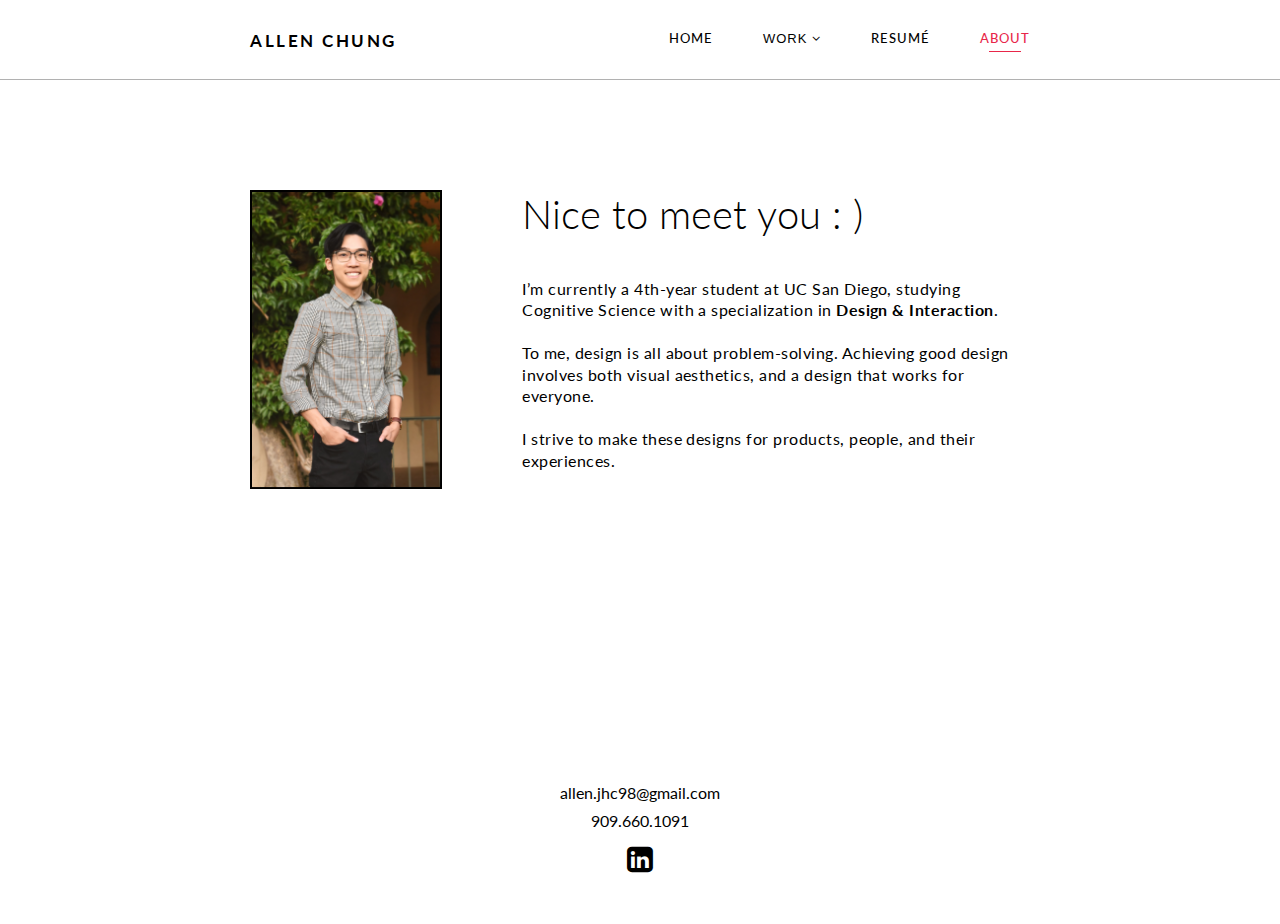
<file: about.html>
<!DOCTYPE html>
<html lang="en">
    <head>
        <meta charset="UTF-8">
        <meta name="viewport" content="width=device-width, initial-scale=1.0">
        <meta http-equiv="X-UA-Compatible" content="ie=edge">
        <link href="https://fonts.googleapis.com/css2?family=Raleway:ital,wght@0,100;0,200;0,300;0,400;0,500;0,600;0,700;0,800;0,900;1,100;1,200;1,300;1,400;1,500;1,600;1,700;1,800;1,900&display=swap" rel="stylesheet">
        <link rel="preconnect" href="https://fonts.gstatic.com">
        <link href="https://fonts.googleapis.com/css2?family=Lato:ital,wght@0,100;0,300;0,400;0,700;0,900;1,100;1,300;1,400;1,700;1,900&display=swap" rel="stylesheet">
        <link rel="stylesheet" href="https://cdnjs.cloudflare.com/ajax/libs/font-awesome/4.7.0/css/font-awesome.min.css">
        <link rel="stylesheet" href="sass/main.css">
        
        <title>Allen Chung | About</title>
    </head>
    <body class="container">
        <div class = "blank"></div>
        <div class="nav">
            <div class="nav__logo">Allen Chung</div>
            <div class="nav__links">
                <a class="nav__link" href="index.html">Home</a>
                <div class="dropdown">
                    <button class="nav__link dropbtn">Work <i class="fa fa-angle-down"></i></button>
                    <div class="dropdown-content">
                        <a href="dominos.html">Domino's Redesign</a>
                        <a href="piazza.html">Piazza Redesign</a>
                        <a href="bash.html">BASH</a>
                        <a href="avda.html">AVDA</a>  
                      </div>
                </div>
                <a class="nav__link" href="files/RESUME 1-1-21.pdf" target="blank">ResumÉ</a>
                <a class="nav__link active" href="about.html">About</a>
            </div>
        </div>
        <div class="about__content">
            <img src="img/linkedin2.png" alt="allen-pic" class="about__img">
            <div class="about__info">
                <h2 class="about__header">Nice to meet you : )</h2>
                <p class="about__text">I’m currently a 4th-year student at UC San Diego, studying Cognitive Science with a specialization in <strong>Design & Interaction</strong>.

                    <br><br>To me, design is all about problem-solving.
                    Achieving good design involves both visual aesthetics, and a design that works for everyone.
                    
                    <br><br>I strive to make these designs for products, people, and their experiences.</p>
            </div>
        </div>
        <!-- <div class="about__skills">
            <div>
                <div class="about__skill--header">Design Skills</div>
                <ul class="">
                    <li class="about__skill">cute boy</li>
                    <li class="about__skill">v good boy</li>
                </ul>
            </div>
            <div>
                <div class="about__skill--header">Technical Skills</div>
                <ul class="">
                    <li class="about__skill">can make good rice</li>
                    <li class="about__skill">dick me down boy</li>
                </ul>
            </div>
        </div> -->
        <div class="footer">
            <!-- <a href="" class="footer__button"> Back to My Work</a> -->
            <p class="footer__text">allen.jhc98@gmail.com
               <br> 909.660.1091</p>
               <i class="fa fa-linkedin-square footer__icon"></i>
        </div>
    </body>
</html>
</file>
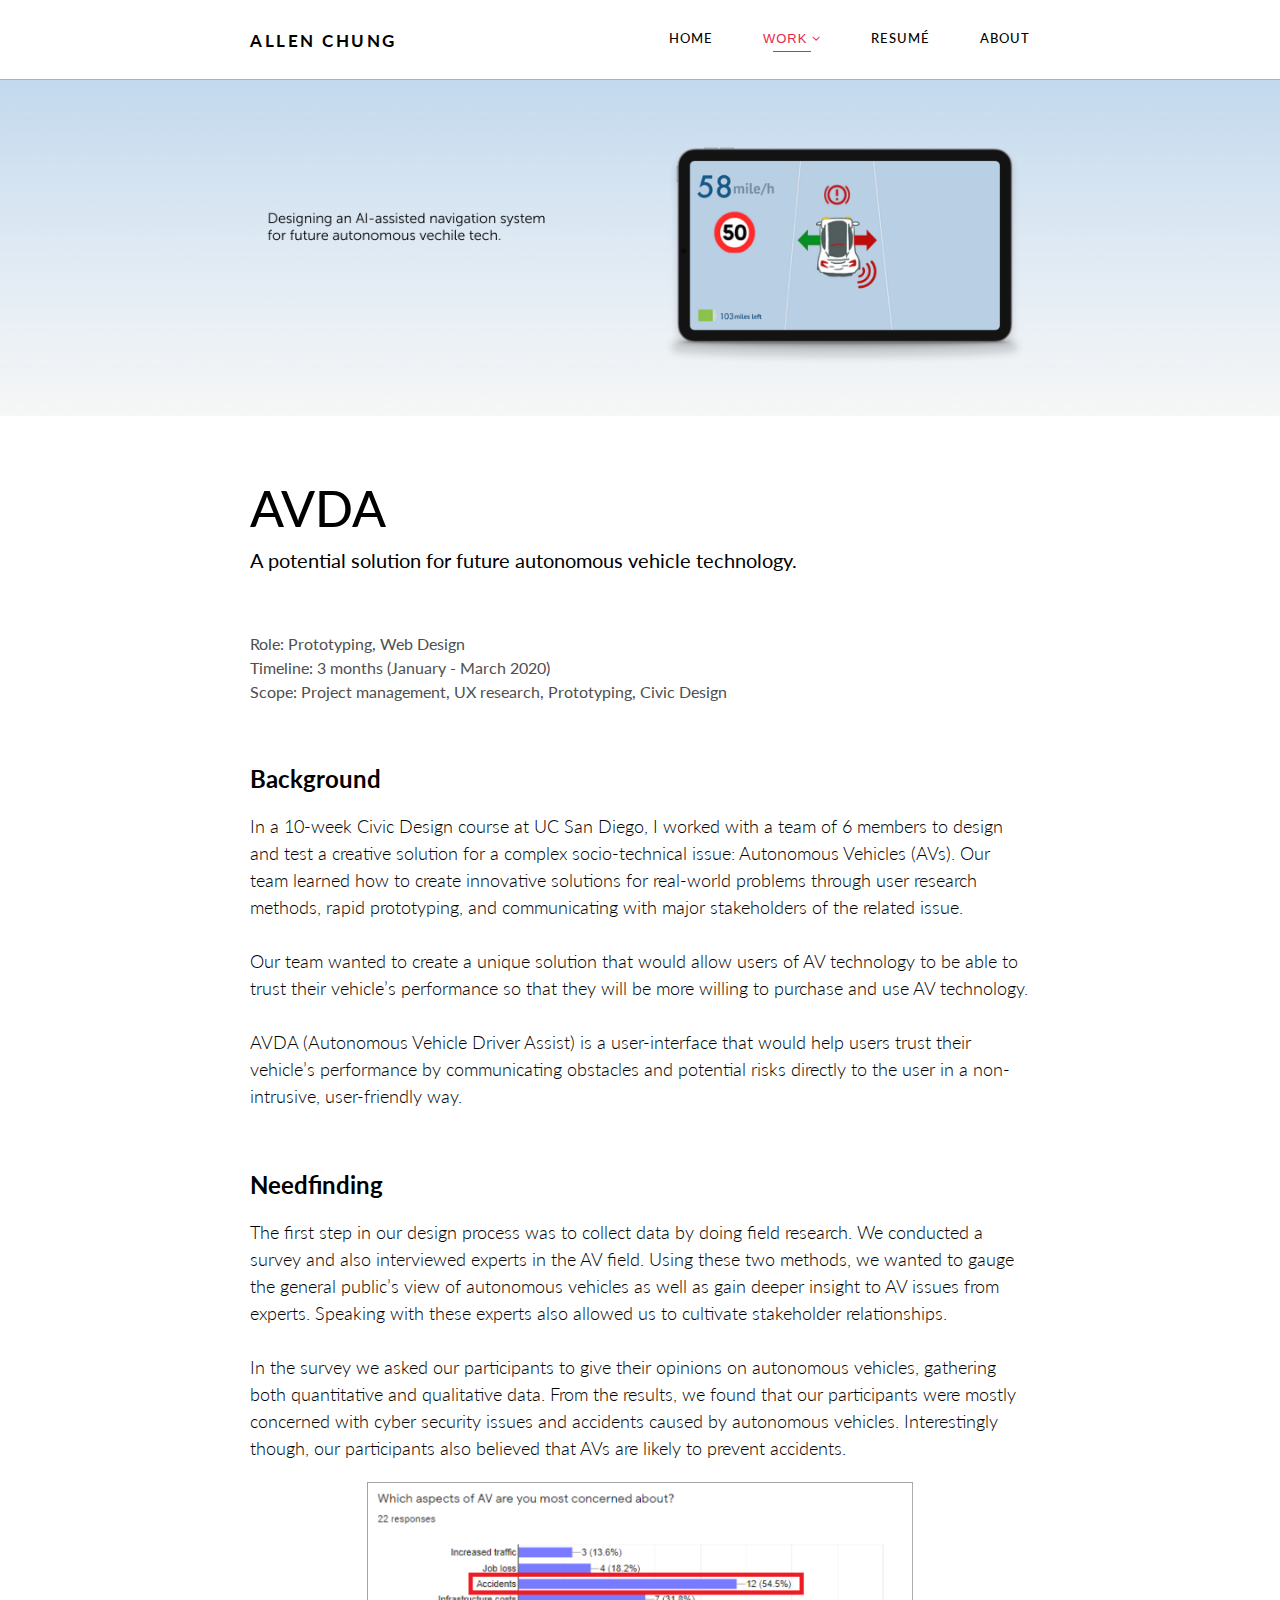
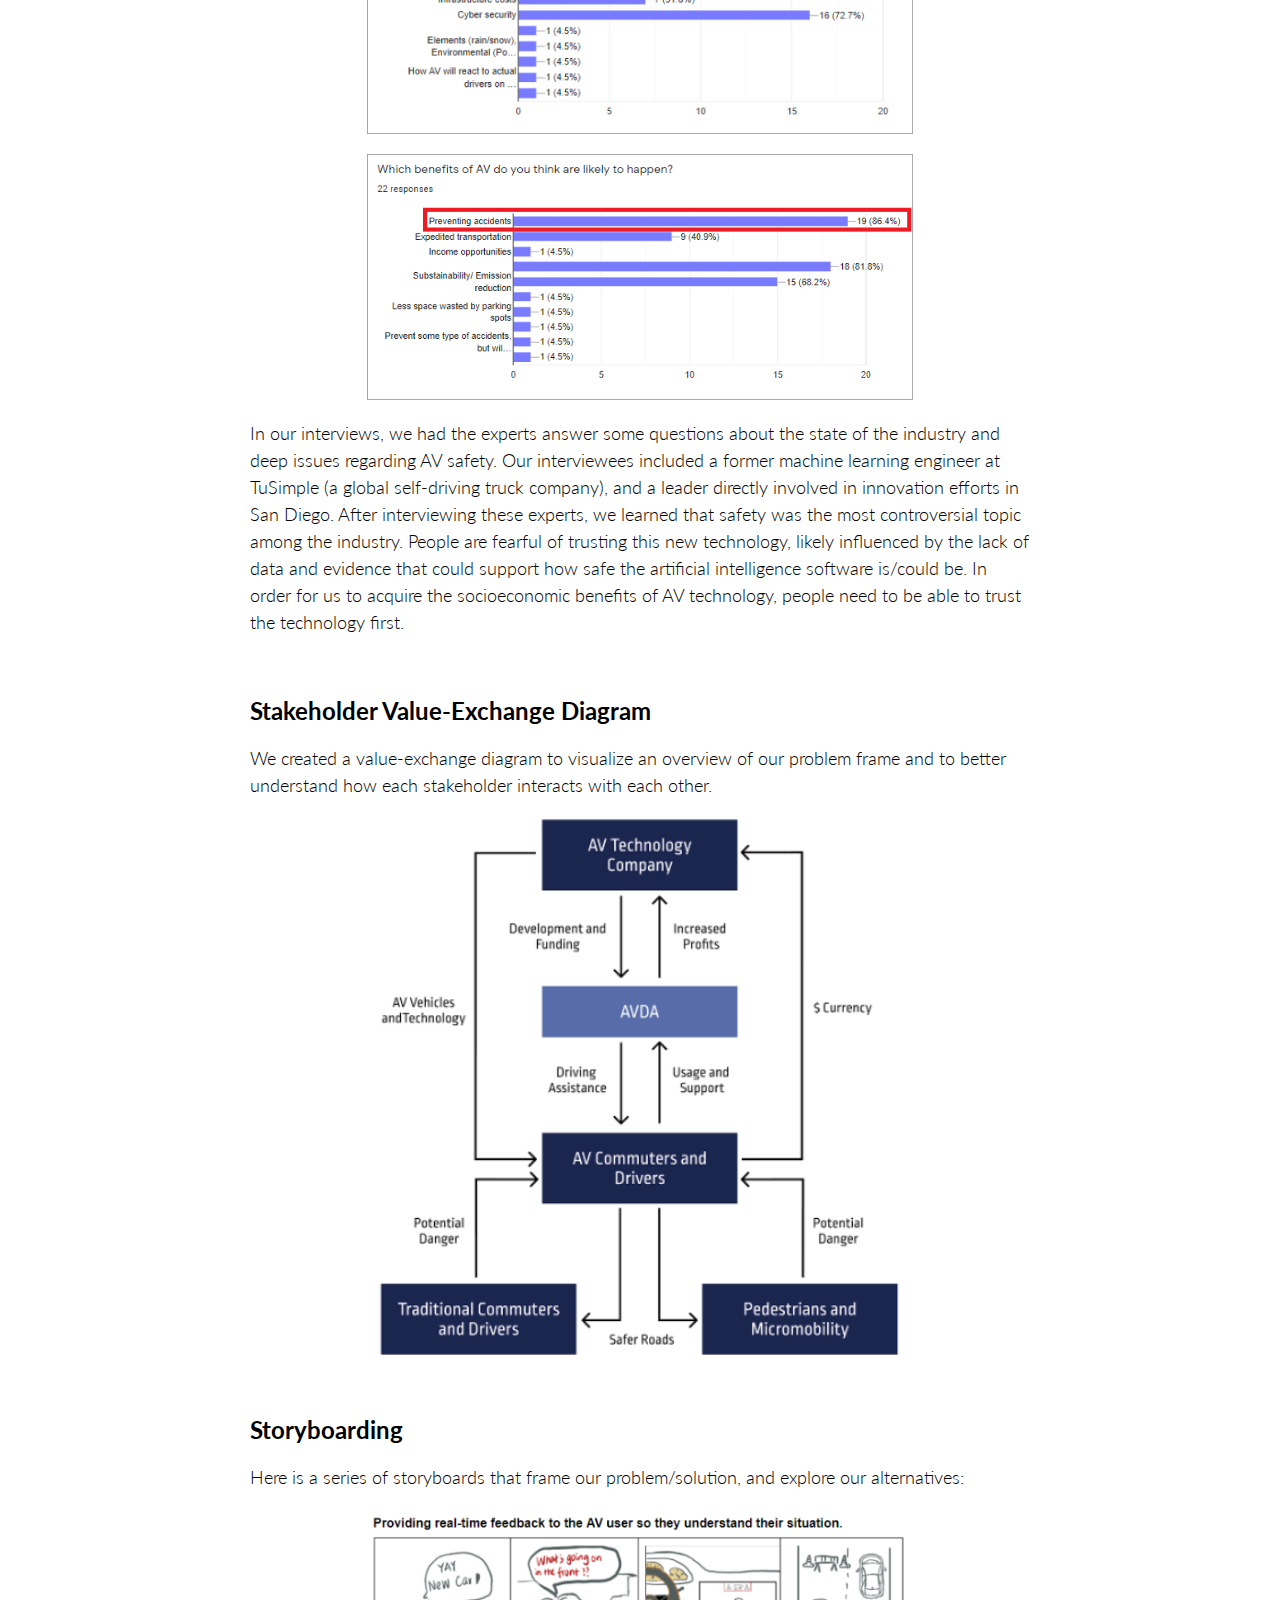
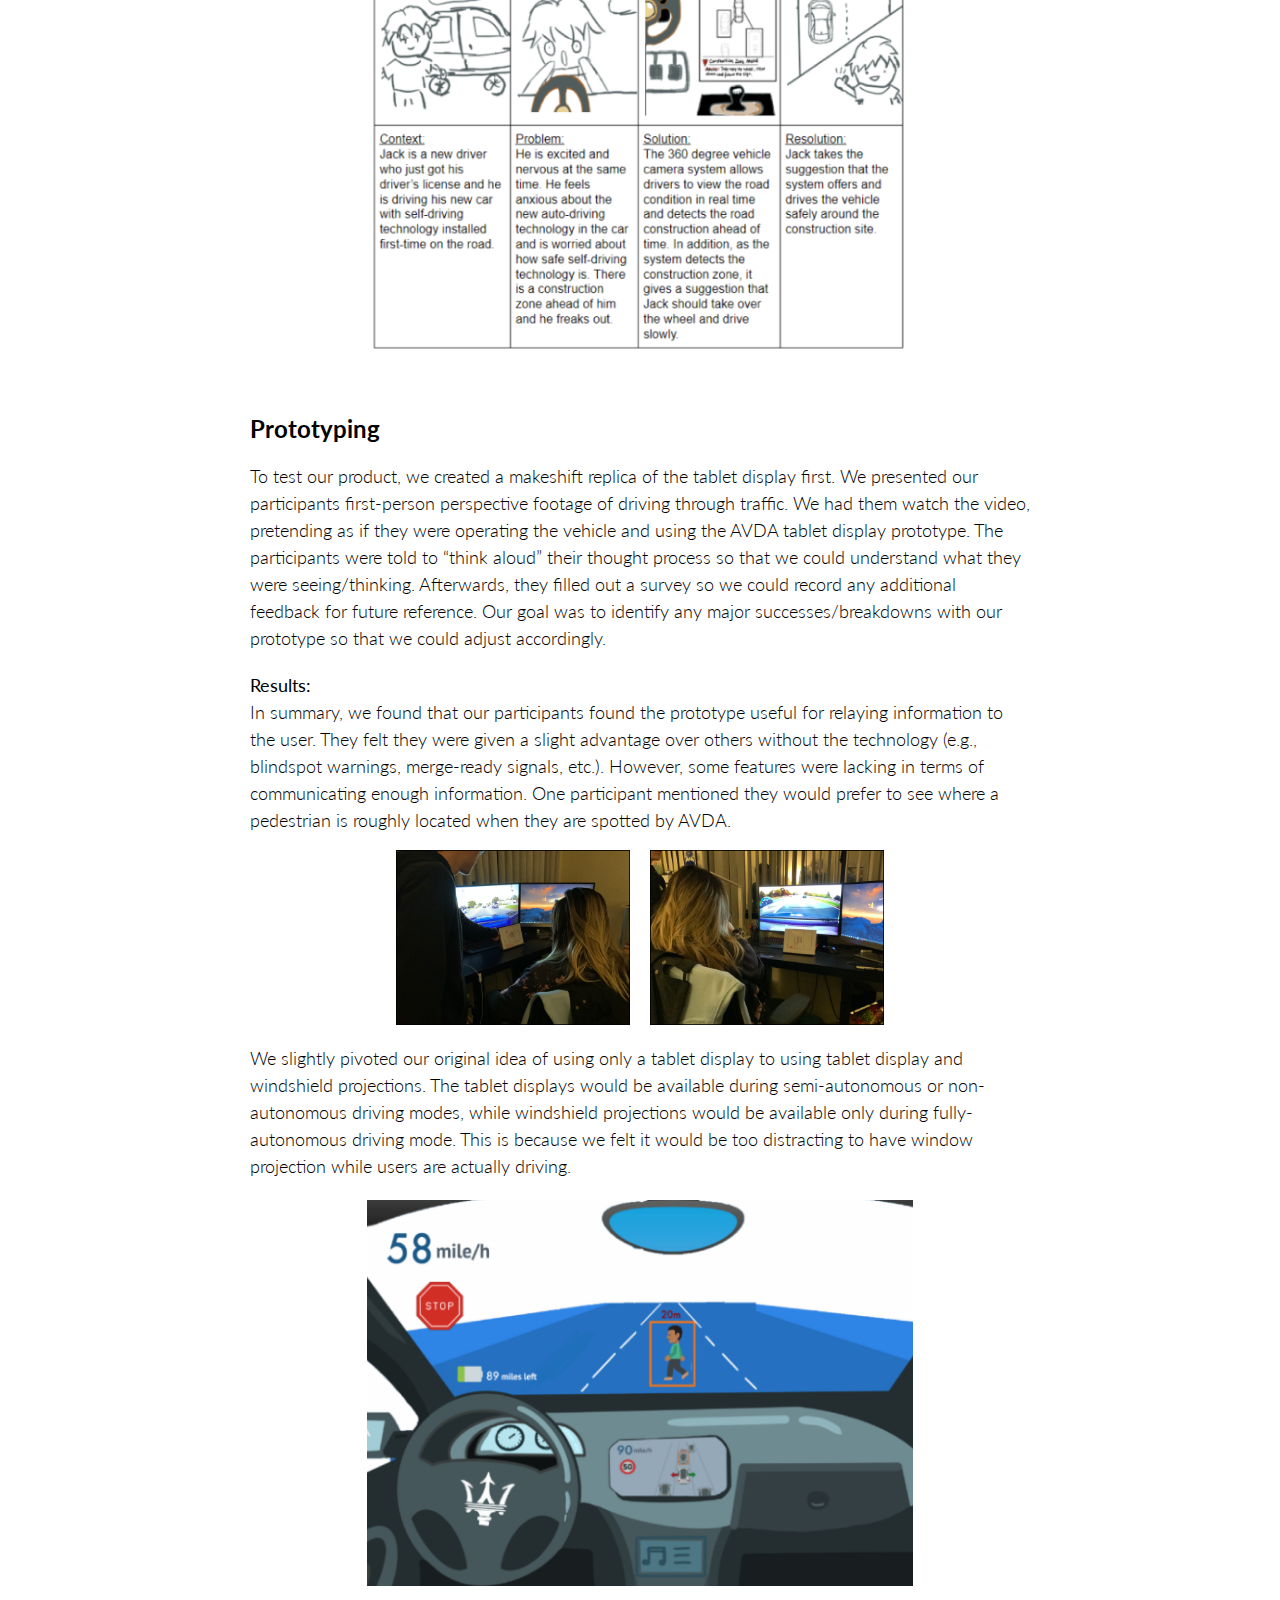
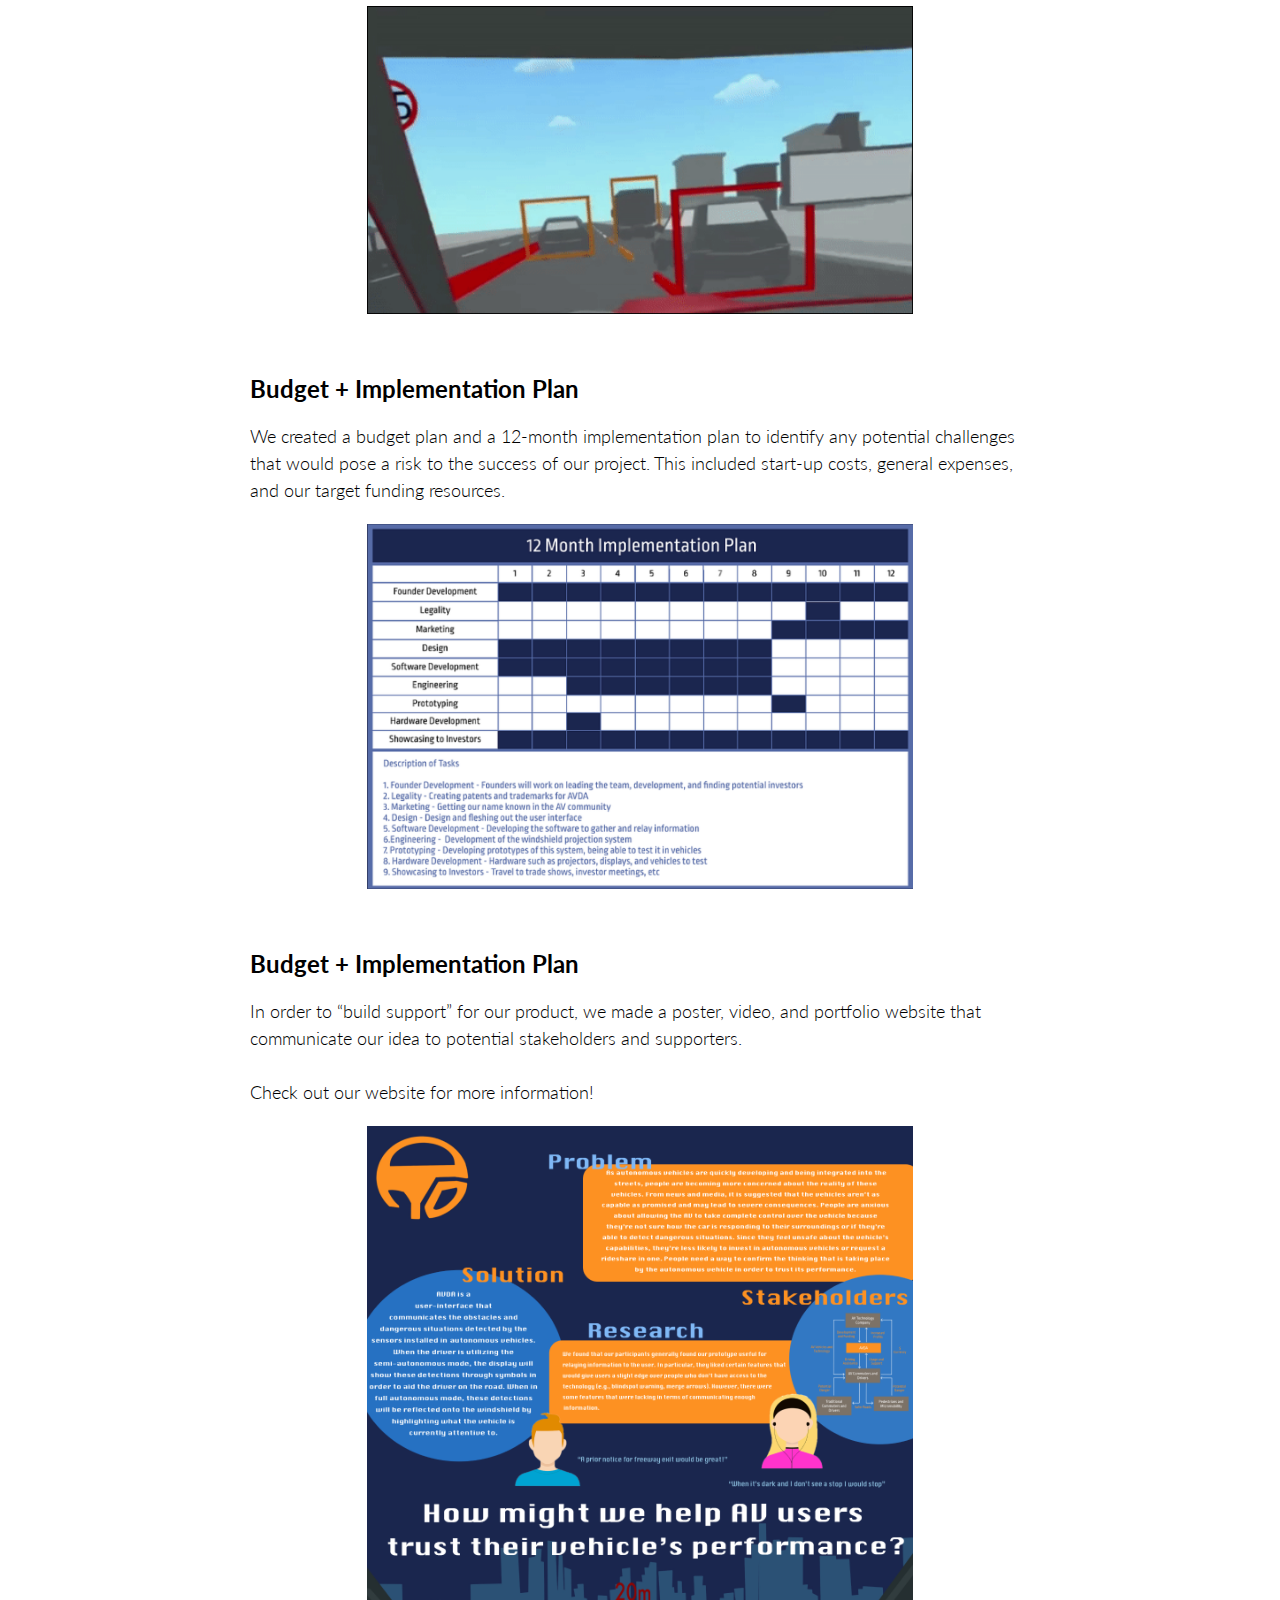
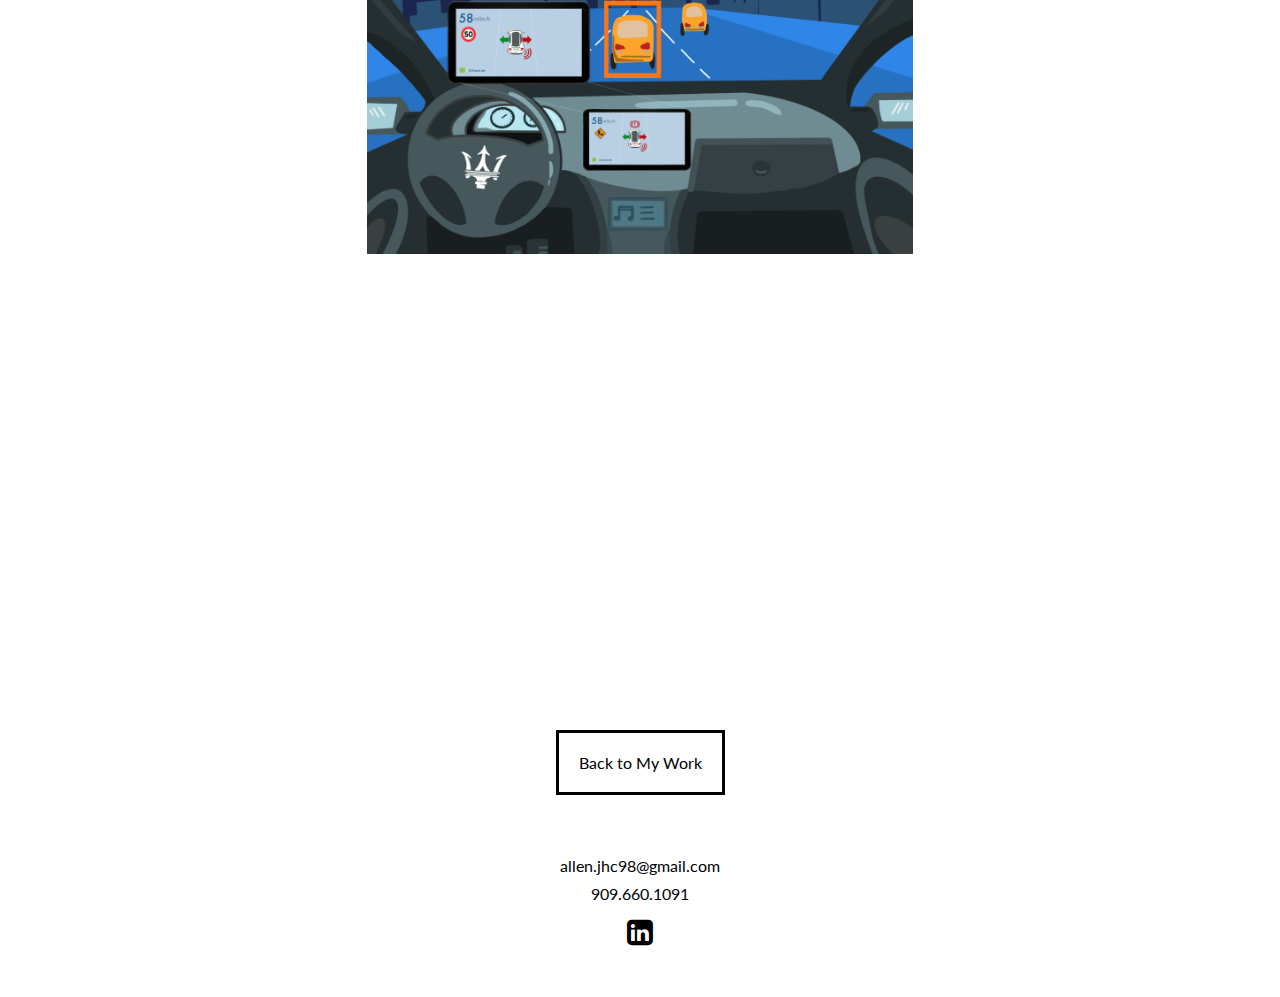
<file: avda.html>
<!DOCTYPE html>
<html lang="en">
    <head>
        <meta charset="UTF-8">
        <meta name="viewport" content="width=device-width, initial-scale=1.0">
        <meta http-equiv="X-UA-Compatible" content="ie=edge">
        <link href="https://fonts.googleapis.com/css2?family=Raleway:ital,wght@0,100;0,200;0,300;0,400;0,500;0,600;0,700;0,800;0,900;1,100;1,200;1,300;1,400;1,500;1,600;1,700;1,800;1,900&display=swap" rel="stylesheet">
        <link rel="preconnect" href="https://fonts.gstatic.com">
        <link href="https://fonts.googleapis.com/css2?family=Lato:ital,wght@0,100;0,300;0,400;0,700;0,900;1,100;1,300;1,400;1,700;1,900&display=swap" rel="stylesheet"> 
        <link rel="stylesheet" href="https://cdnjs.cloudflare.com/ajax/libs/font-awesome/4.7.0/css/font-awesome.min.css">
        <link rel="stylesheet" href="sass/main.css">
        
        <title>Allen Chung | AVDA</title>
    </head>
    <body class="container">
        <div class = "blank"></div>
        <div class="nav">
            <div class="nav__logo"><a href="index.html">Allen Chung</a></div>
            <div class="nav__links">
                <a class="nav__link" href="index.html">Home</a>
                <div class="dropdown">
                    <button class="nav__link dropbtn active" >Work <i class="fa fa-angle-down"></i></button>
                    <div class="dropdown-content">
                        <a href="dominos.html">Domino's Redesign</a>
                        <a href="piazza.html">Piazza Redesign</a>
                        <a href="bash.html">BASH</a>
                        <a href="avda.html">AVDA</a>  
                      </div>
                </div>
                <a class="nav__link" href="files/RESUME 1-1-21.pdf" target="blank">ResumÉ</a>
                <a class="nav__link" href="about.html">About</a>
            </div>
        </div>
        <div class="casestudy__banner">
            <img class="banner" src="img/avda/avdabanner.png" alt="avdabanner">   
        </div>
        <div class="casestudy__content">
            <h1 class="casestudy__title">AVDA</h1>
            <h3 class="casestudy__title-descript">A potential solution for future autonomous vehicle technology. </h3>
            <p class="casestudy__info">Role: Prototyping, Web Design
                <br>Timeline: 3 months (January - March 2020)
                <br>Scope: Project management, UX research, Prototyping, Civic Design</p>

            <h2 class="casestudy__subtitle">Background</h2>
            <p class="casestudy__text">In a 10-week Civic Design course at UC San Diego, I worked with a team of 6 members to design and test a creative solution for a complex socio-technical issue: Autonomous Vehicles (AVs). Our team learned how to create innovative solutions for real-world problems through user research methods, rapid prototyping, and communicating with major stakeholders of the related issue.

                <br><br>Our team wanted to create a unique solution that would allow users of AV technology to be able to trust their vehicle’s performance so that they will be more willing to purchase and use AV technology.
                
                <br><br>AVDA (Autonomous Vehicle Driver Assist) is a user-interface that would help users trust their vehicle’s performance by communicating obstacles and potential risks directly to the user in a non-intrusive, user-friendly way.</p>

            <h2 class="casestudy__subtitle">Needfinding</h2>
            <p class="casestudy__text">The first step in our design process was to collect data by doing field research. We conducted a survey and also interviewed experts in the AV field. Using these two methods, we wanted to gauge the general public’s view of autonomous vehicles as well as gain deeper insight to AV issues from experts. Speaking with these experts also allowed us to cultivate stakeholder relationships.

                <br><br>In the survey we asked our participants to give their opinions on autonomous vehicles, gathering both quantitative and qualitative data. From the results, we found that our participants were mostly concerned with cyber security issues and accidents caused by autonomous vehicles. Interestingly though, our participants also believed that AVs are likely to prevent accidents.</p>
            <img src="img/avda/survey1.png" alt="surveyimg1" class="casestudy__img">
            <img src="img/avda/survey2.png" alt="surveyimg2" class="casestudy__img">
            <p class="casestudy__text">In our interviews, we had the experts answer some questions about the state of the industry and deep issues regarding AV safety. Our interviewees included a former machine learning engineer at TuSimple (a global self-driving truck company), and a leader directly involved in innovation efforts in San Diego. After interviewing these experts, we learned that safety was the most controversial topic among the industry. People are fearful of trusting this new technology, likely influenced by the lack of data and evidence that could support how safe the artificial intelligence software is/could be. In order for us to acquire the socioeconomic benefits of AV technology, people need to be able to trust the technology first.</p>

            <h2 class="casestudy__subtitle">Stakeholder Value-Exchange Diagram</h2>
            <p class="casestudy__text">We created a value-exchange diagram to visualize an overview of our problem frame and to better understand how each stakeholder interacts with each other.</p>
            <img src="img/avda/diagram.png" alt="stakeholder diagram" class="casestudy__img">

            <h2 class="casestudy__subtitle">Storyboarding</h2>
            <p class="casestudy__text">Here is a series of storyboards that frame our problem/solution, and explore our alternatives:</p>
            <img src="img/avda/storyboard1.png" alt="storyboard1" class="casestudy__img">

            <h2 class="casestudy__subtitle">Prototyping</h2>
            <p class="casestudy__text">To test our product, we created a makeshift replica of the tablet display first. We presented our participants first-person perspective footage of driving through traffic. We had them watch the video, pretending as if they were operating the vehicle and using the AVDA tablet display prototype. The participants were told to “think aloud” their thought process so that we could understand what they were seeing/thinking. Afterwards, they filled out a survey so we could record any additional feedback for future reference. Our goal was to identify any major successes/breakdowns with our prototype so that we could adjust accordingly.</p>
            <p class="casestudy__text"><strong>Results:</strong>
                <br>In summary, we found that our participants found the prototype useful for relaying information to the user. They felt they were given a slight advantage over others without the technology (e.g., blindspot warnings, merge-ready signals, etc.). However, some features were lacking in terms of communicating enough information. One participant mentioned they would prefer to see where a pedestrian is roughly located when they are spotted by AVDA.</p>
            <div class="casestudy__img-row">
                <img src="img/avda/sam1.png" alt="user-testing1" class="casestudy__img-row-ab">
                <img src="img/avda/sam2.png" alt="user-testing2" class="casestudy__img-row-ab">
            </div>
            

            <p class="casestudy__text">We slightly pivoted our original idea of using only a tablet display to using tablet display and windshield projections. The tablet displays would be available during semi-autonomous or non-autonomous driving modes, while windshield projections would be available only during fully-autonomous driving mode. This is because we felt it would be too distracting to have window projection while users are actually driving.</p>
            <img src="img/avda/1.png" alt="displayimg" class="casestudy__img">
            <img src="img/avda/gif1.png" alt="gifofavda" class="casestudy__img">
                
            <h2 class="casestudy__subtitle">Budget + Implementation Plan</h2>
            <p class="casestudy__text">We created a budget plan and a 12-month implementation plan to identify any potential challenges that would pose a risk to the success of our project. This included start-up costs, general expenses, and our target funding resources.</p>
            <img src="img/avda/budget-plan.png" alt="budget plan" class="casestudy__img">

            <h2 class="casestudy__subtitle">Budget + Implementation Plan</h2>
            <p class="casestudy__text">In order to “build support” for our product, we made a poster, video, and portfolio website that communicate our idea to potential stakeholders and supporters.

                <br><br>Check out our website for more information!</p>
            <img src="img/avda/poster.png" alt="avda poster" class="casestudy__img"><br><br>

            <iframe width="560" height="315" src="https://www.youtube.com/embed/2bg2Djduv2k" frameborder="0" allow="accelerometer; autoplay; clipboard-write; encrypted-media; gyroscope; picture-in-picture" allowfullscreen></iframe>
        </div>

        <div class="footer">
            <a href="" class="footer__button"> Back to My Work</a>
            <p class="footer__text">allen.jhc98@gmail.com
               <br> 909.660.1091</p>
               <i class="fa fa-linkedin-square footer__icon"></i>
        </div>
    </body>
</html>
</file>
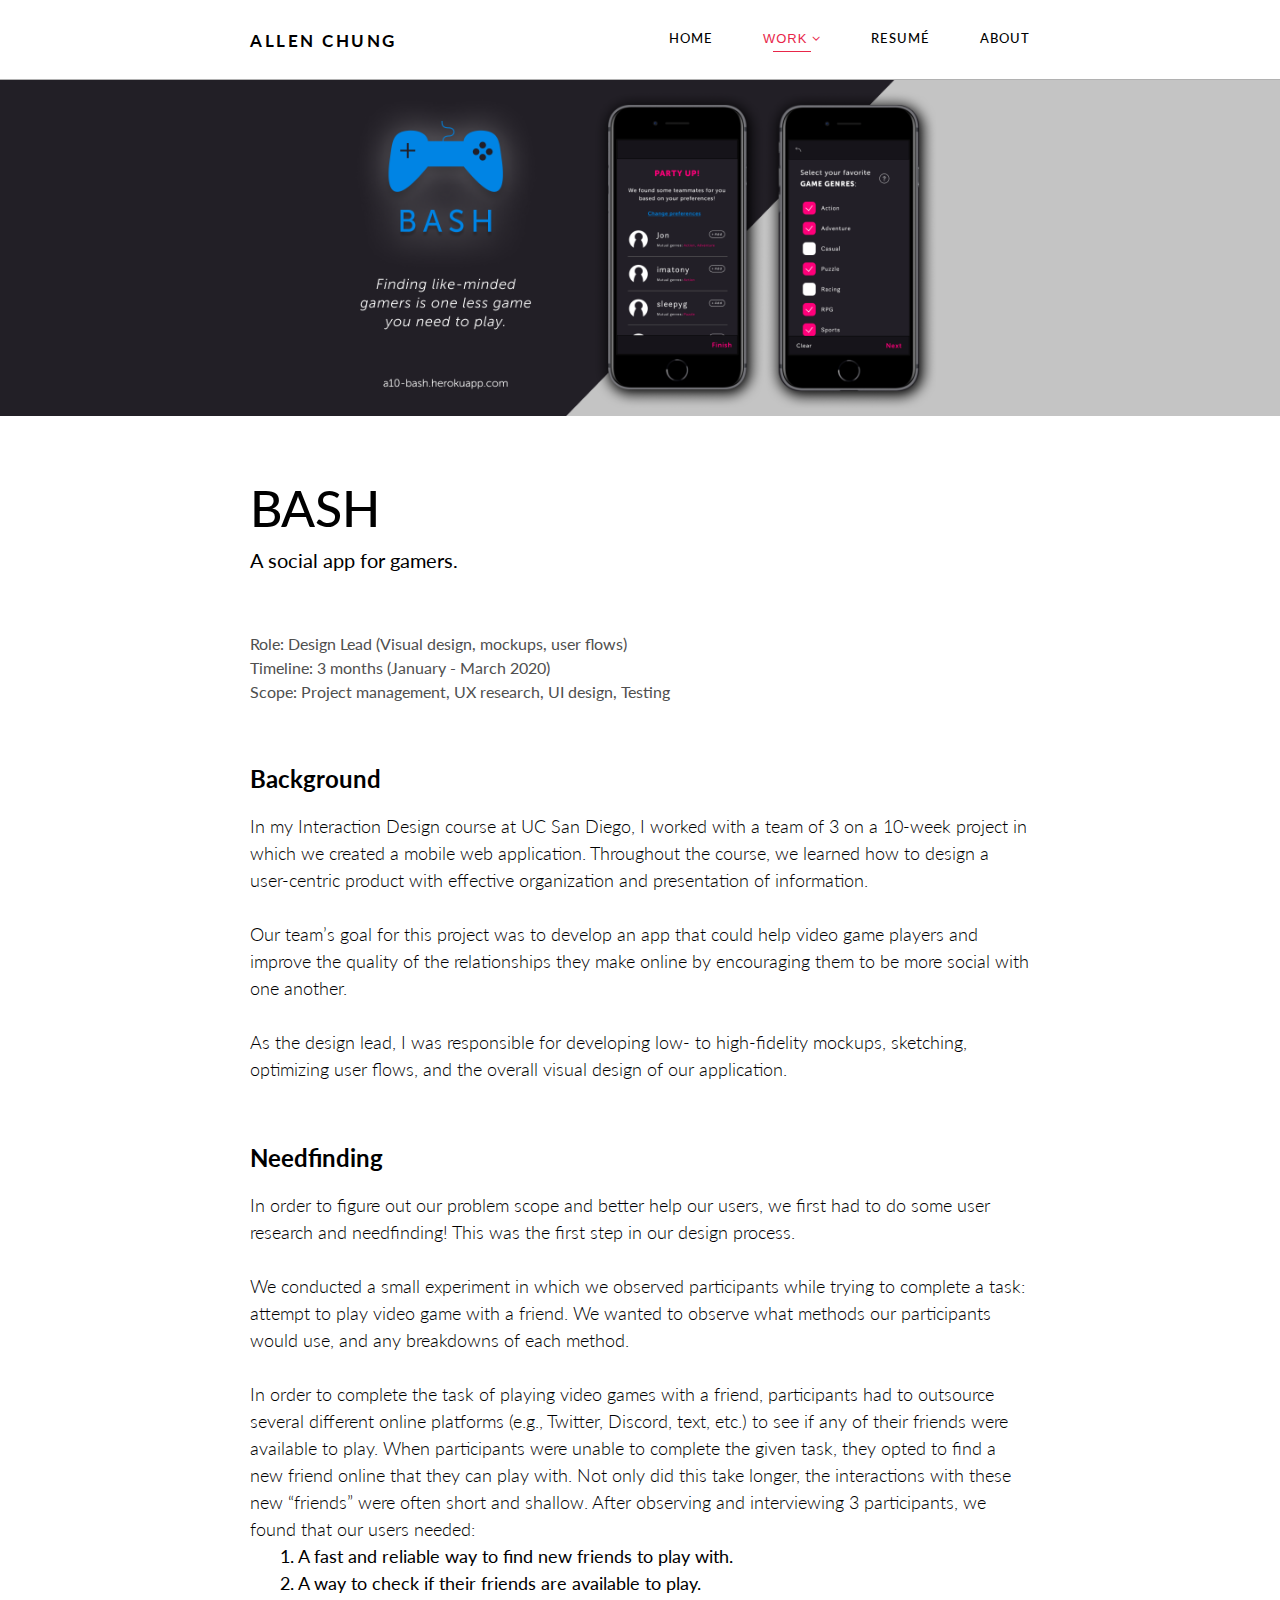
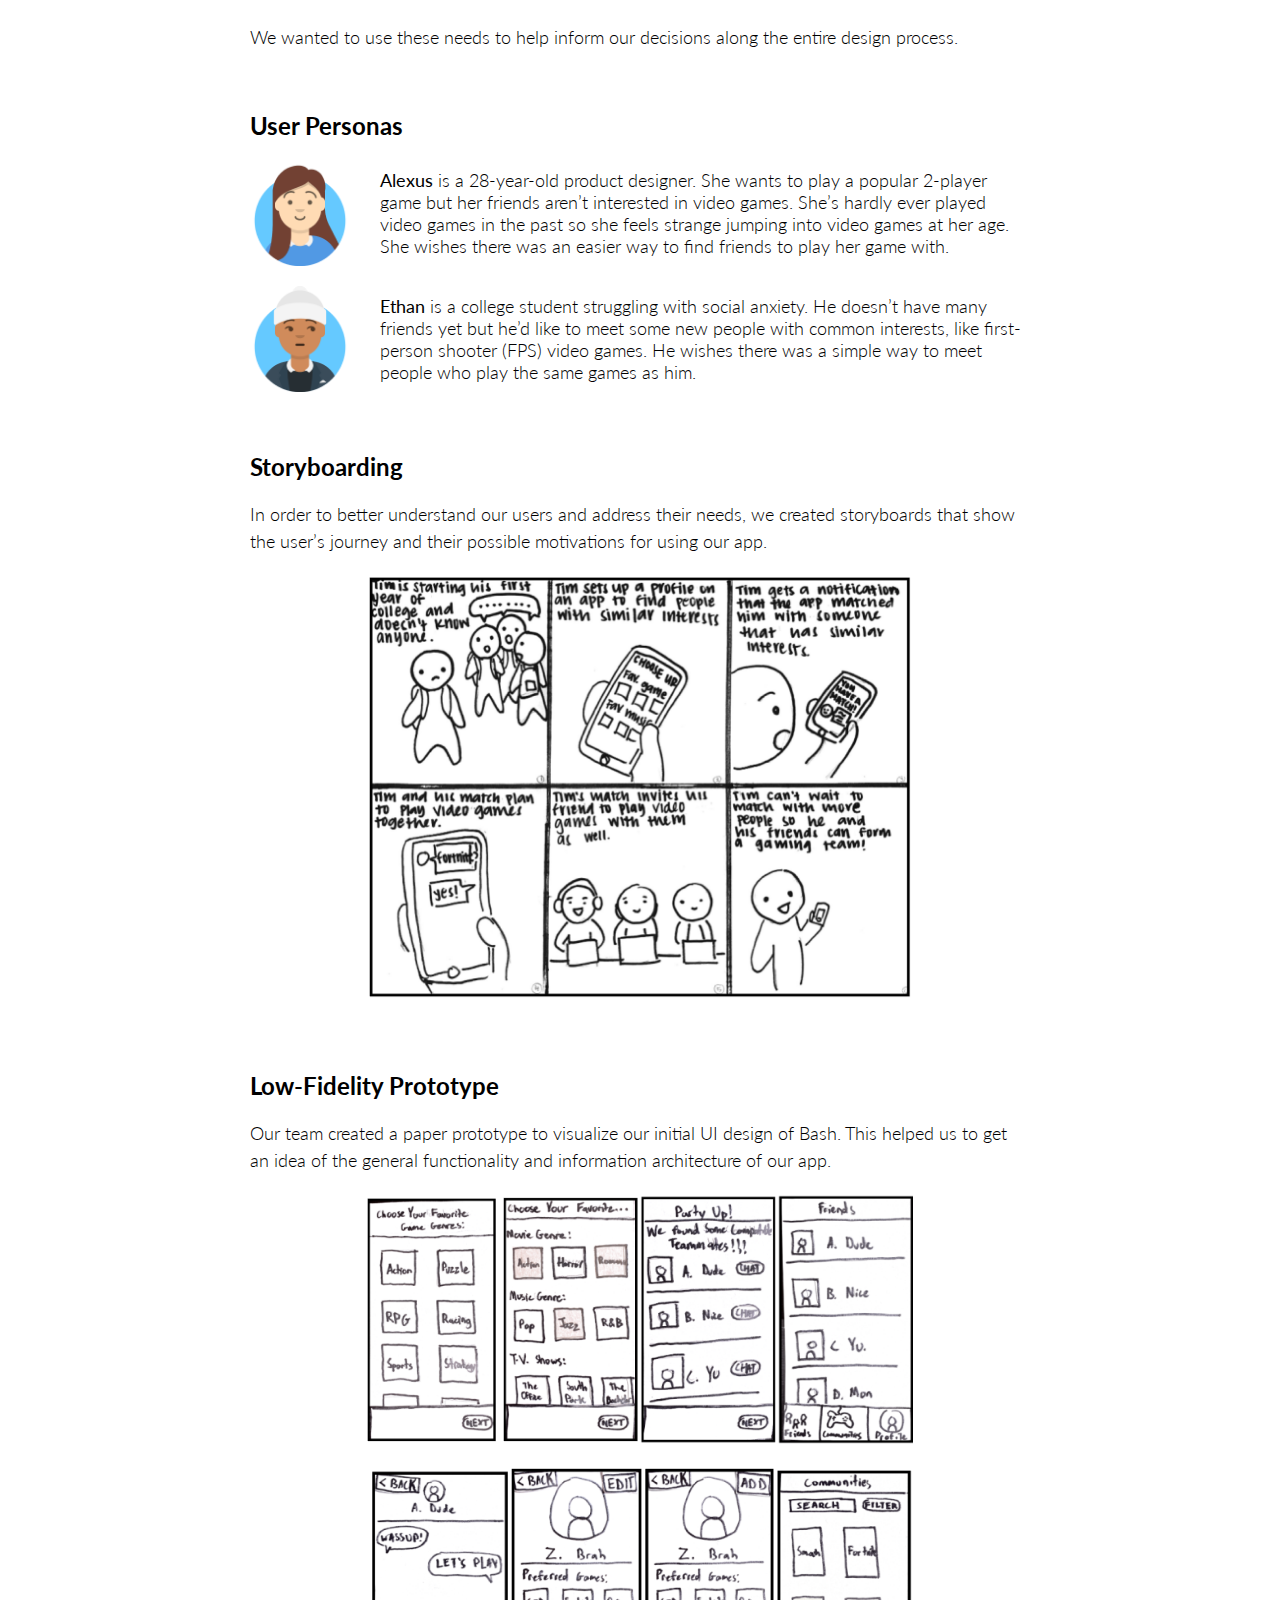
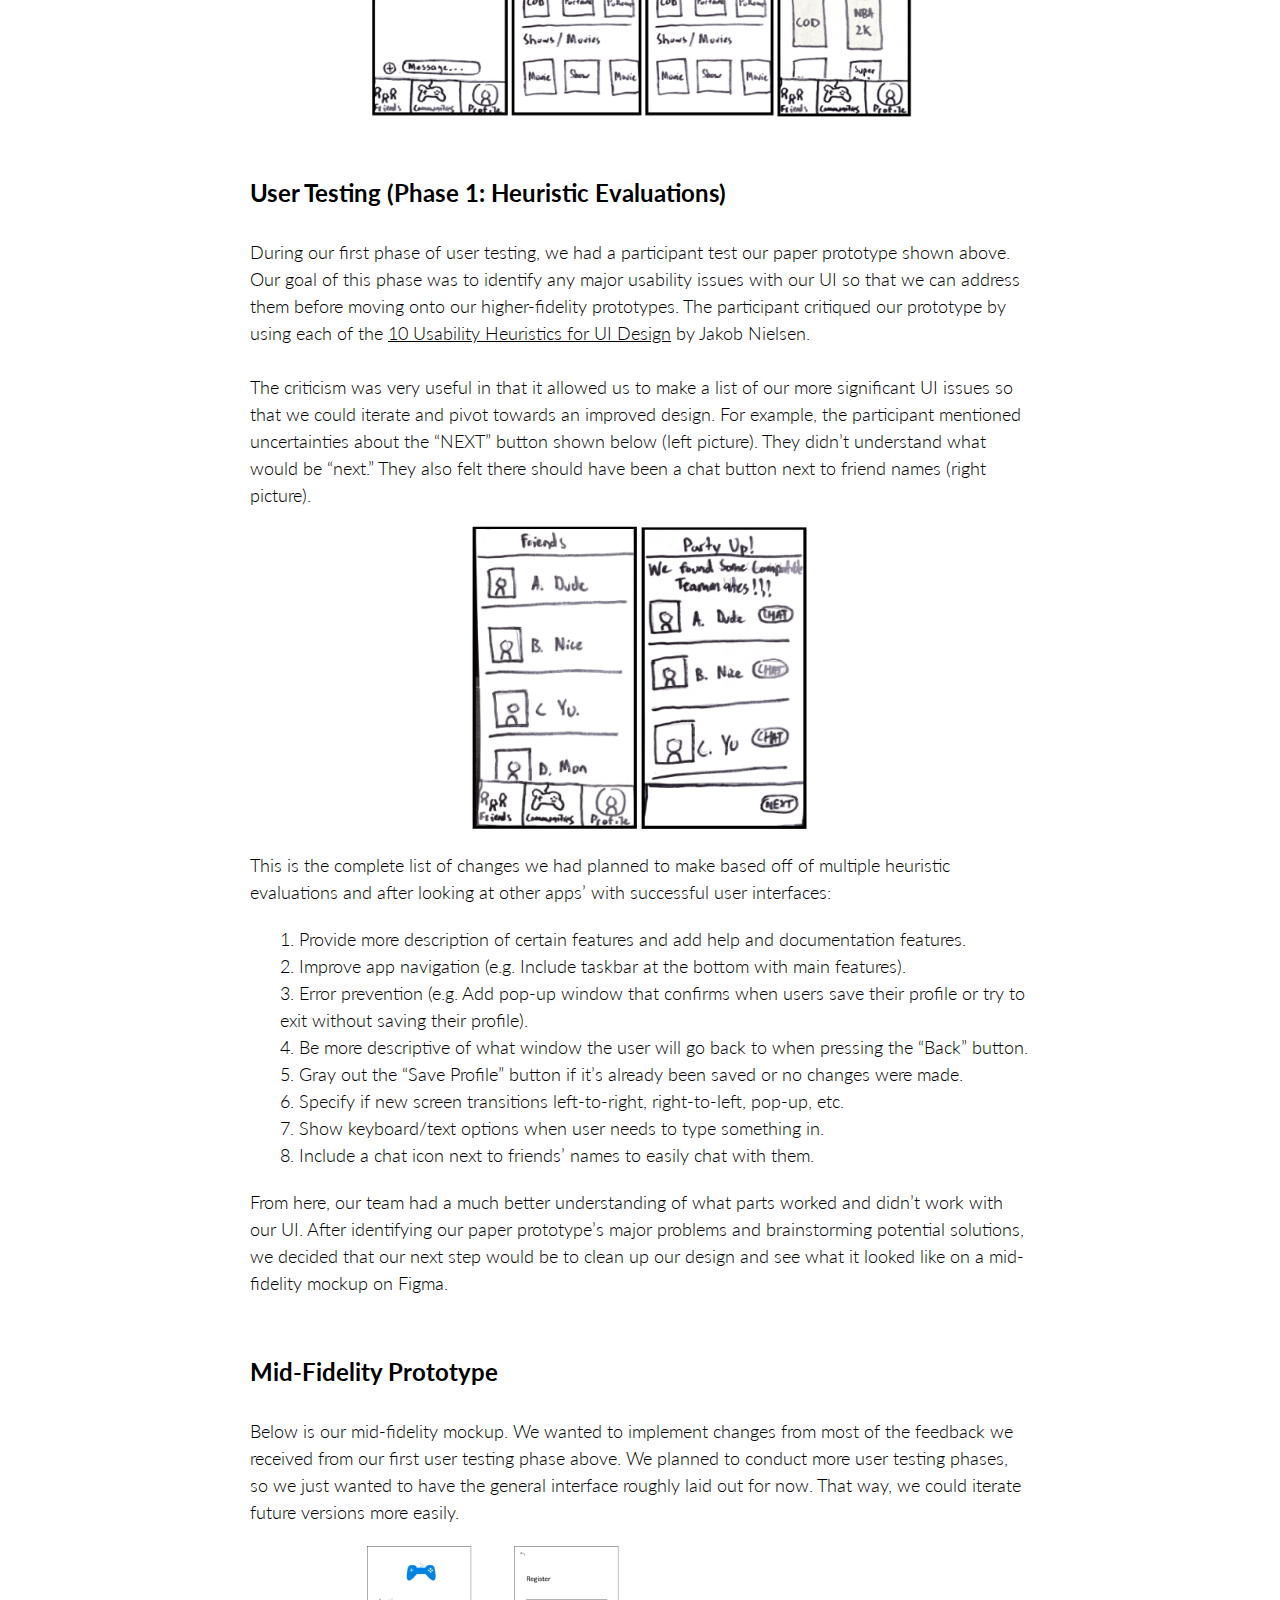
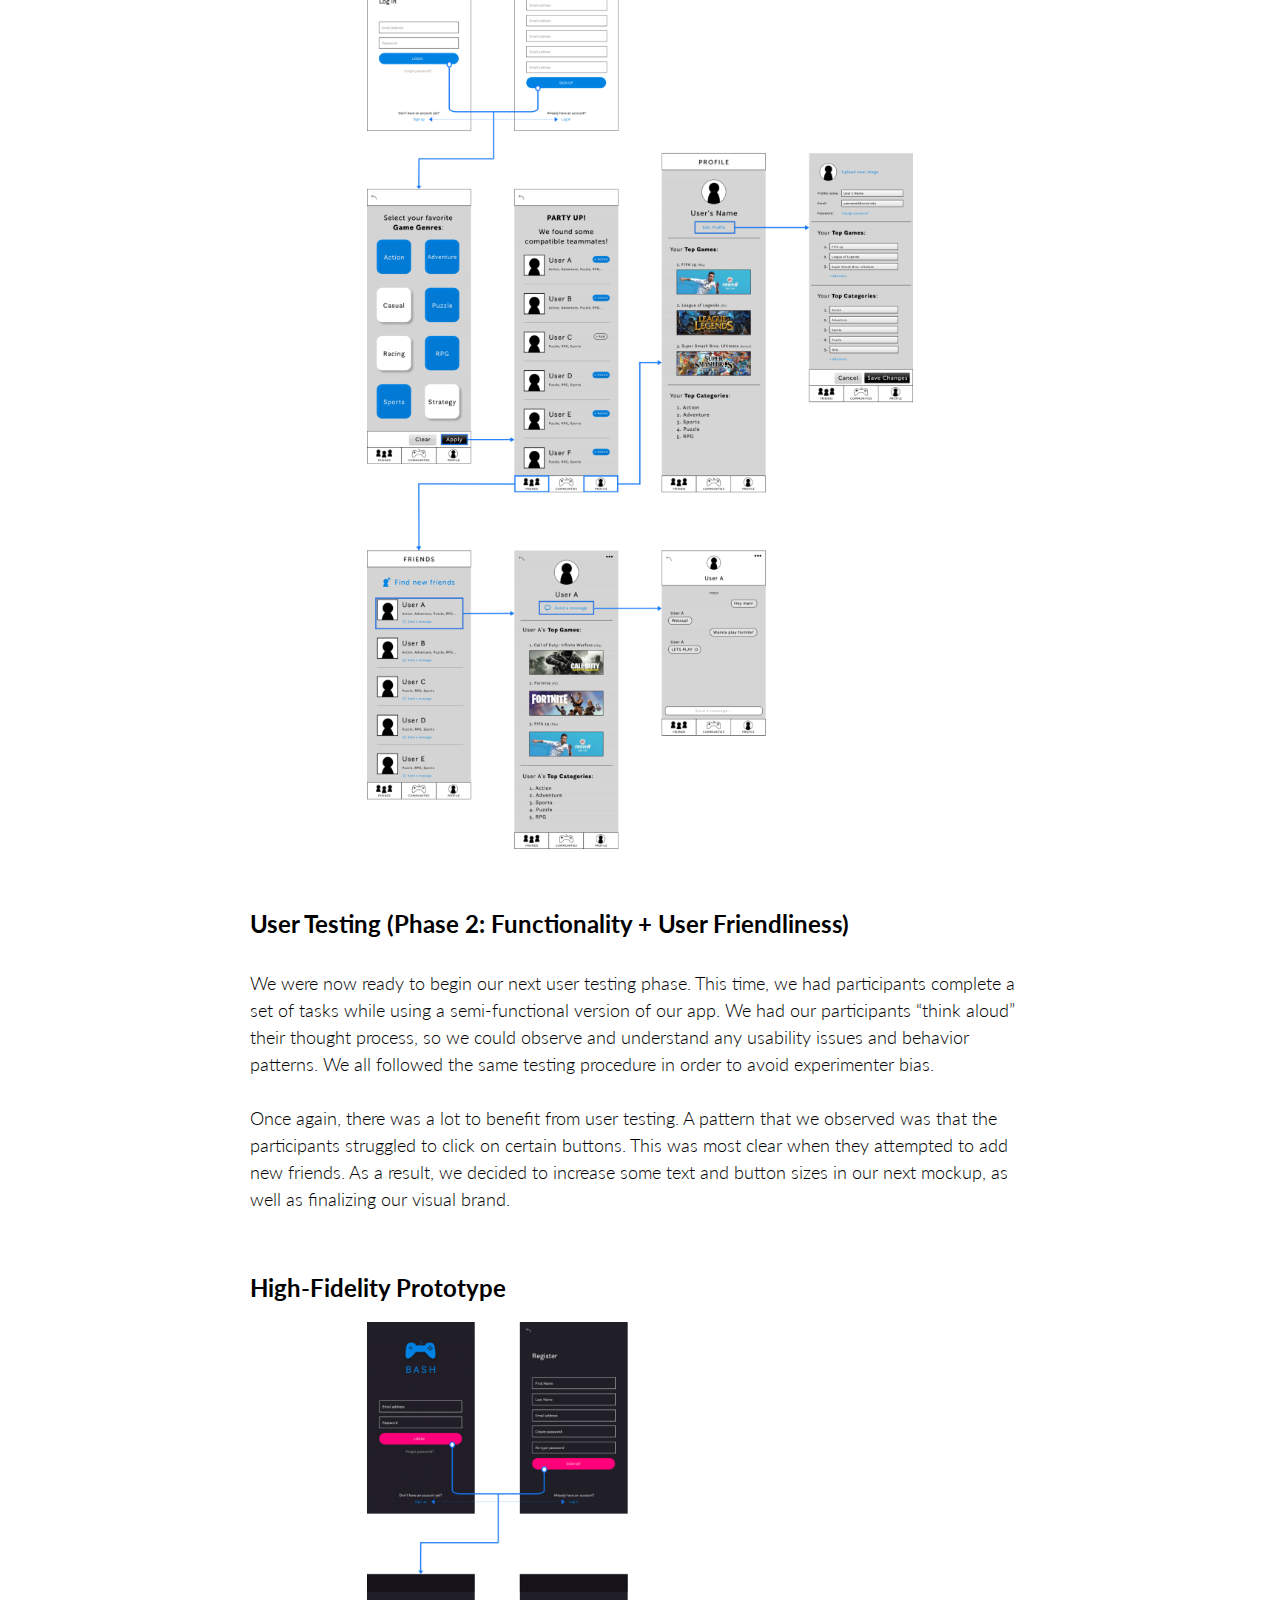
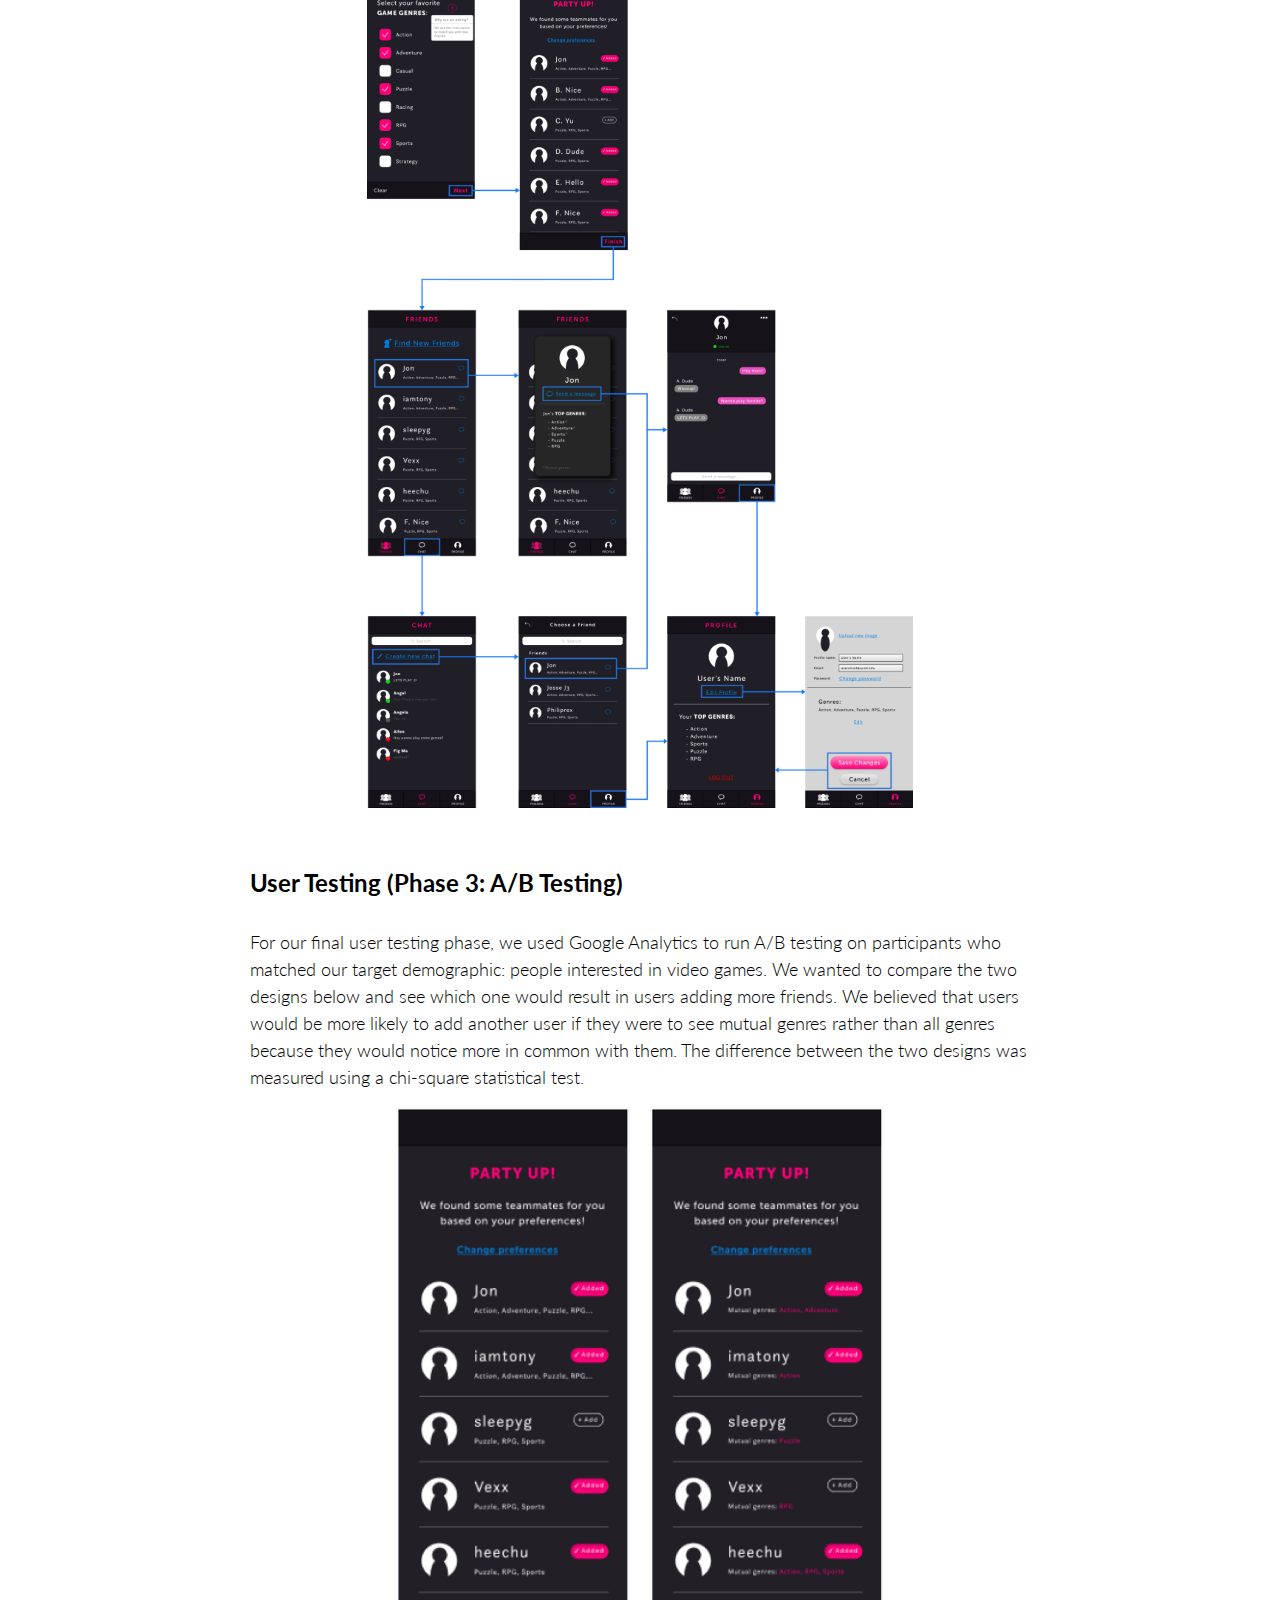
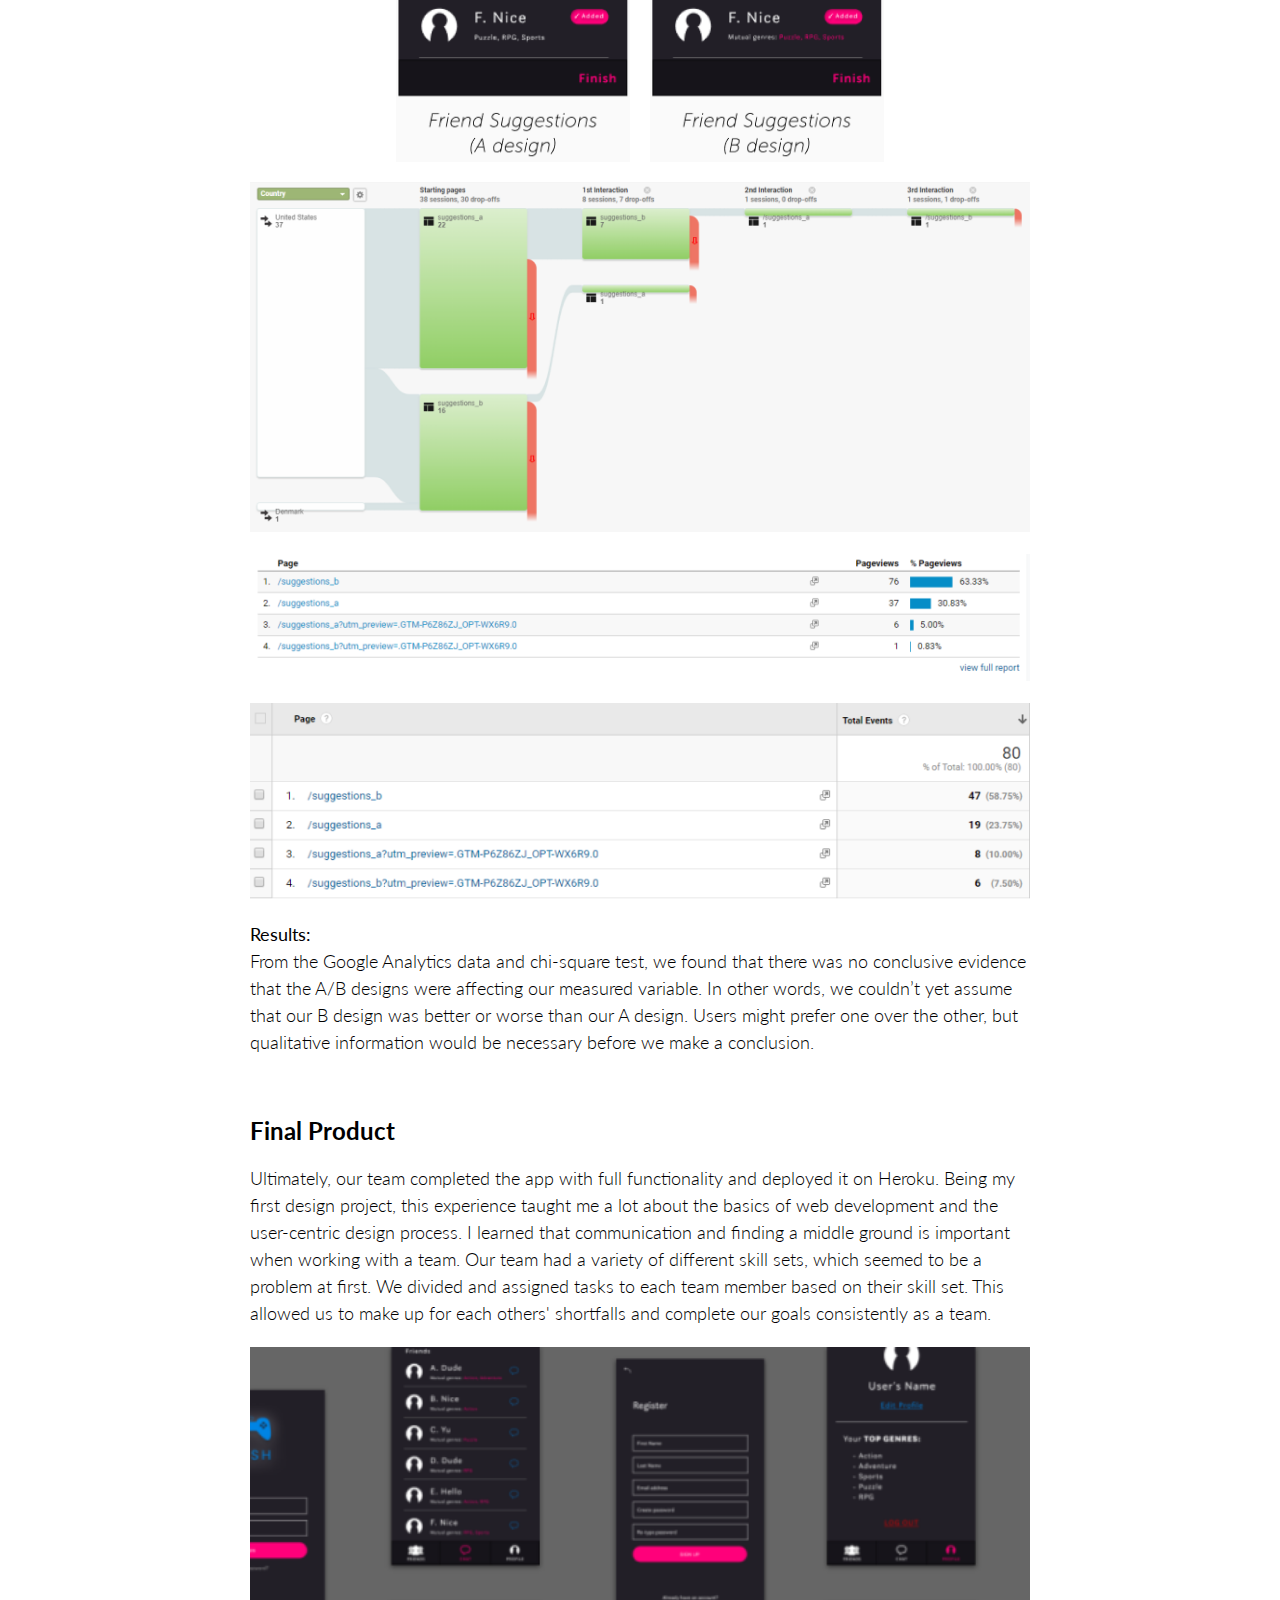
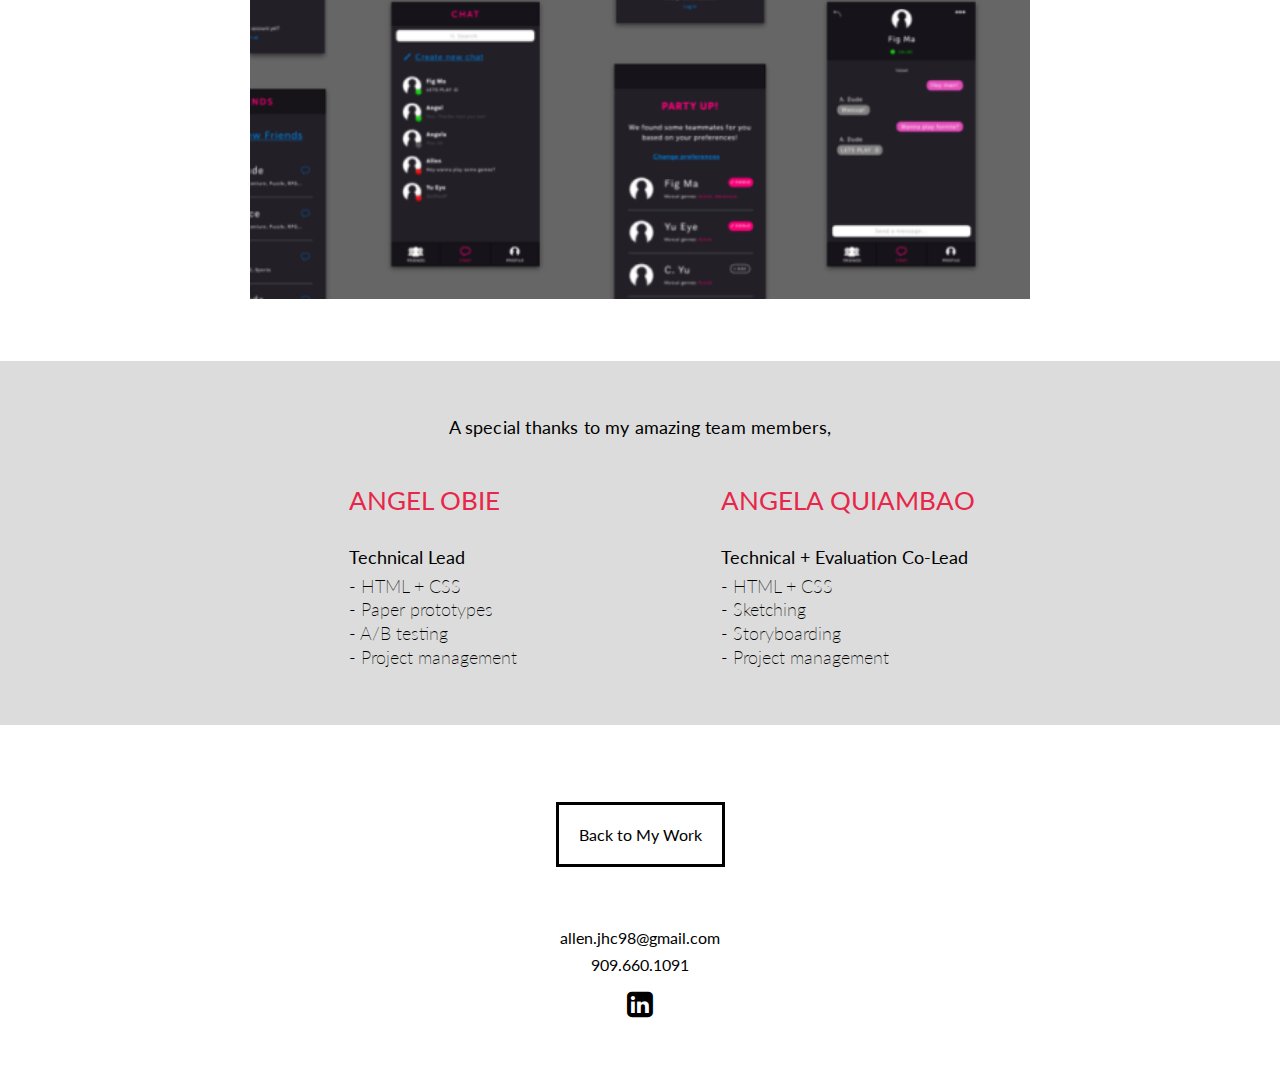
<file: bash.html>
<!DOCTYPE html>
<html lang="en">
    <head>
        <meta charset="UTF-8">
        <meta name="viewport" content="width=device-width, initial-scale=1.0">
        <meta http-equiv="X-UA-Compatible" content="ie=edge">
        <link href="https://fonts.googleapis.com/css2?family=Raleway:ital,wght@0,100;0,200;0,300;0,400;0,500;0,600;0,700;0,800;0,900;1,100;1,200;1,300;1,400;1,500;1,600;1,700;1,800;1,900&display=swap" rel="stylesheet">
        <link rel="preconnect" href="https://fonts.gstatic.com">
        <link href="https://fonts.googleapis.com/css2?family=Lato:ital,wght@0,100;0,300;0,400;0,700;0,900;1,100;1,300;1,400;1,700;1,900&display=swap" rel="stylesheet">
        <link rel="stylesheet" href="https://cdnjs.cloudflare.com/ajax/libs/font-awesome/4.7.0/css/font-awesome.min.css">
        <link rel="stylesheet" href="sass/main.css">
        
        <title>Allen Chung | BASH App</title>
    </head>
    <body class="container">
        <div class = "blank"></div>
        <div class="nav">
            <div class="nav__logo"><a href="index.html">Allen Chung</a></div>
            <div class="nav__links">
                <a class="nav__link" href="index.html">Home</a>
                <div class="dropdown">
                    <button class="nav__link dropbtn active">Work <i class="fa fa-angle-down"></i></button>
                    <div class="dropdown-content">
                        <a href="dominos.html">Domino's Redesign</a>
                        <a href="piazza.html">Piazza Redesign</a>
                        <a href="bash.html">BASH</a>
                        <a href="avda.html">AVDA</a>  
                      </div>
                </div>
                <a class="nav__link" href="files/RESUME 1-1-21.pdf" target="blank">ResumÉ</a>
                <a class="nav__link" href="about.html">About</a>
            </div>
        </div>
        <div class="casestudy__banner">
            <img class="banner" src="img/bashbanner1.png" alt="bashbanner">   
        </div>
        <div class="casestudy__content">
            <h1 class="casestudy__title">BASH</h1>
            <h3 class="casestudy__title-descript">A social app for gamers.</h3>
            <p class="casestudy__info">Role: Design Lead (Visual design, mockups, user flows)<br>
                Timeline: 3 months (January - March 2020)<br>
                Scope: Project management, UX research, UI design, Testing</p>

            <h2 class="casestudy__subtitle">Background</h2>
            <p class="casestudy__text">
                In my Interaction Design course at UC San Diego, I worked with a team of 3 on a 10-week project in which we created a mobile web application. Throughout the course, we learned how to design a user-centric product with effective organization and presentation of information.
                <br><br>
                Our team’s goal for this project was to develop an app that could help video game players and improve the quality of the relationships they make online by encouraging them to be more social with one another.
                <br><br>
                As the design lead, I was responsible for developing low- to high-fidelity mockups, sketching, optimizing user flows, and the overall visual design of our application.
            </p>

            <h2 class="casestudy__subtitle">Needfinding</h2>
            <p class="casestudy__text">​In order to figure out our problem scope and better help our users, we first had to do some user research and needfinding! This was the first step in our design process.
                <br><br>
                We conducted a small experiment in which we observed participants while trying to complete a task: attempt to play video game with a friend. We wanted to observe what methods our participants would use, and any breakdowns of each method.
                ​<br><br>
                In order to complete the task of playing video games with a friend, participants had to outsource several different online platforms (e.g., Twitter, Discord, text, etc.) to see if any of their friends were available to play. When participants were unable to complete the given task, they opted to find a new friend online that they can play with. Not only did this take longer, the interactions with these new “friends” were often short and shallow. After observing and interviewing 3 participants, we found that our users needed:
                        <br>
                        <span class="indent"><strong>1. A fast and reliable way to find new friends to play with.</strong></span>
                          <br>
                        <span class="indent"> <strong>2. A way to check if their friends are available to play.</strong></span>
                <br><br>
                We wanted to use these needs to help inform our decisions along the entire design process.</p>

            <div class="casestudy__personas">
                <h2 class="casestudy__subtitle">User Personas</h2>
                <div class="casestudy__persona">
                    <img src="img/av1bash.png" alt="Ethan" class="casestudy__persona-img">
                    <p class="casestudy__persona-text"><strong>Alexus</strong>​ is a 28-year-old product designer. She wants to play a popular 2-player game but her friends aren’t interested in video games. She’s hardly ever played video games in the past so she feels strange jumping into video games at her age. She wishes there was an easier way to find friends to play her game with.</p>
                </div>
                <div class="casestudy__persona">
                    <img src="img/av2bash.png" alt="Ethan" class="casestudy__persona-img">
                    <p class="casestudy__persona-text"><strong>Ethan</strong> is a college student struggling with social anxiety. He doesn’t have many friends yet but he’d like to meet some new people with common interests, like first-person shooter (FPS) video games. He wishes there was a simple way to meet people who play the same games as him.</p>
                </div>
            </div>

            <h2 class="casestudy__subtitle">Storyboarding</h2>
            <p class="casestudy__text">In order to better understand our users and address their needs, we created storyboards that show the user’s journey and their possible motivations for using our app.</p>
            <img src="img/bash_storyboard1.png" alt="storyboard1" class="casestudy__img">​

            <h2 class="casestudy__subtitle">Low-Fidelity Prototype</h2>
            <p class="casestudy__text">Our team created a paper prototype to visualize our initial UI design of Bash. This helped us to get an idea of the general functionality and information architecture of our app.</p>
            <img src="img/bash_paper1.png" alt="paper prototype" class="casestudy__img">
            <img src="img/bash_paper2.png" alt="paper prototype" class="casestudy__img">
            
            <h2 class="casestudy__subtitle">User Testing (Phase 1: Heuristic Evaluations)</h2>
            ​<p class="casestudy__text">​During our first phase of user testing, we had a participant test our paper prototype shown above. Our goal of this phase was to identify any major usability issues with our UI so that we can address them before moving onto our higher-fidelity prototypes. The participant critiqued our prototype by using each of the <a href="#">10 Usability Heuristics for UI Design</a> by Jakob Nielsen.
                <br><br>
                The criticism was very useful in that it allowed us to make a list of our more significant UI issues so that we could iterate and pivot towards an improved design. For example, the participant mentioned uncertainties about the “NEXT” button shown below (left picture). They didn’t understand what would be “next.” They also felt there should have been a chat button next to friend names (right picture).</p>
                <div class="casestudy__img-row">
                    <img src="img/friends1.png" alt="paper prototype" >
                    <img src="img/partyup1.png" alt="paper prototype" >
                </div>
                <p class="casestudy__text">​This is the complete list of changes we had planned to make based off of multiple heuristic evaluations and after looking at other apps’ with successful user interfaces:</p>
                   <p class="casestudy__text indent">1. Provide more description of certain features and add help and documentation features.
                    <br>2. Improve app navigation (e.g. Include taskbar at the bottom with main features).
                    <br>3. Error prevention (e.g. Add pop-up window that confirms when users save their profile or try to 
                        exit without saving their profile).
                    <br>4. Be more descriptive of what window the user will go back to when pressing the “Back” button.
                    <br>5. Gray out the “Save Profile” button if it’s already been saved or no changes were made.
                    <br>6. Specify if new screen transitions left-to-right, right-to-left, pop-up, etc.
                    <br>7. Show keyboard/text options when user needs to type something in.
                    <br>8. Include a chat icon next to friends’ names to easily chat with them.</p>
                <p class="casestudy__text">From here, our team had a much better understanding of what parts worked and didn’t work with our UI. After identifying our paper prototype’s major problems and brainstorming potential solutions, we decided that our next step would be to clean up our design and see what it looked like on a mid-fidelity mockup on Figma.
                </p>

                <h2 class="casestudy__subtitle">Mid-Fidelity Prototype</h2>
                ​<p class="casestudy__text">Below is our mid-fidelity mockup. We wanted to implement changes from most of the feedback we received from our first user testing phase above. We planned to conduct more user testing phases, so we just wanted to have the general interface roughly laid out for now. That way, we could iterate future versions more easily.</p>
                <img src="img/midwire.png" alt="mid-fidelity prototype" class="casestudy__img">

                <h2 class="casestudy__subtitle">User Testing (Phase 2: Functionality + User Friendliness)</h2>
                ​<p class="casestudy__text">​We were now ready to begin our next user testing phase. This time, we had participants complete a set of tasks while using a semi-functional version of our app. We had our participants “think aloud” their thought process, so we could observe and understand any usability issues and behavior patterns. We all followed the same testing procedure in order to avoid experimenter bias.
                    <br><br>
                    Once again, there was a lot to benefit from user testing. A pattern that we observed was that the participants struggled to click on certain buttons. This was most clear when they attempted to add new friends. As a result, we decided to increase some text and button sizes in our next mockup, as well as finalizing our visual brand.</p>

                <h2 class="casestudy__subtitle">High-Fidelity Prototype</h2>
                <img src="img/highwire.png" alt="high-fidelity prototype" class="casestudy__img">

                <h2 class="casestudy__subtitle">User Testing (Phase 3: A/B Testing)</h2>
                ​<p class="casestudy__text">For our final user testing phase, we used Google Analytics to run A/B testing on participants who matched our target demographic: people interested in video games. We wanted to compare the two designs below and see which one would result in users adding more friends. We believed that users would be more likely to add another user if they were to see mutual genres rather than all genres because they would notice more in common with them. The difference between the two designs was measured using a chi-square statistical test.</p>
                <div class="casestudy__img-row">
                    <img src="img/bash-friend suggestions A.png" alt="user-testing1" class="casestudy__img-row-ab">
                    <img src="img/bash-friend suggestions B.png" alt="user-testing2" class="casestudy__img-row-ab">
                </div>

                <img src="img/googana.png" alt="google analytics" class="casestudy__img-full">
                <img src="img/analytics1.png" alt="analytics1" class="casestudy__img-full">
                <img src="img/analytics2.png" alt="analytics1"class="casestudy__img-full">
                <p class="casestudy__text"><strong>Results:</strong><br>
                    From the Google Analytics data and chi-square test, we found that there was no conclusive evidence that the A/B designs were affecting our measured variable. In other words, we couldn’t yet assume that our B design was better or worse than our A design. Users might prefer one over the other, but qualitative information would be necessary before we make a conclusion.</p>
                
                <h2 class="casestudy__subtitle">Final Product</h2>
                <p class="casestudy__text">​Ultimately, our team completed the app with full functionality and deployed it on Heroku.
                    Being my first design project, this experience taught me a lot about the basics of web development and the user-centric design process. I learned that communication and finding a middle ground is important when working with a team. Our team had a variety of different skill sets, which seemed to be a problem at first. We divided and assigned tasks to each team member based on their skill set. This allowed us to make up for each others' shortfalls and complete our goals consistently as a team.</p>
                <img src="img/final.png" alt="google analytics" class="casestudy__img-full">
            
        </div>
        <div class="teamthanks">
            <p class="teamthanks__thanks">A special thanks to my amazing team members,</p>
            <div class="teamthanks__members">
                <div class="teamthanks__member-1">
                    <p class="teamthanks__member-name">ANGEL OBIE</p>
                    <p class="teamthanks__member-position">Technical Lead</p>
                    <p class="teamthanks__member-tasks">- HTML + CSS
                        <br>- Paper prototypes
                        <br>- A/B testing
                        <br>- Project management</p>
                </div>
                <div class="teamthanks__member-2">
                    <p class="teamthanks__member-name">ANGELA QUIAMBAO</p>
                    <p class="teamthanks__member-position">Technical + Evaluation Co-Lead</p>
                    <p class="teamthanks__member-tasks">- HTML + CSS
                        <br>- Sketching
                        <br>- Storyboarding
                        <br>- Project management
                </div>
            </div>
        </div>

        <div class="teamthanks-blank"></div>

        <div class="footer">
            <a href="" class="footer__button"> Back to My Work</a>
            <p class="footer__text">allen.jhc98@gmail.com
               <br> 909.660.1091</p>
               <i class="fa fa-linkedin-square footer__icon"></i>
        </div>

    </body>
</html>
</file>
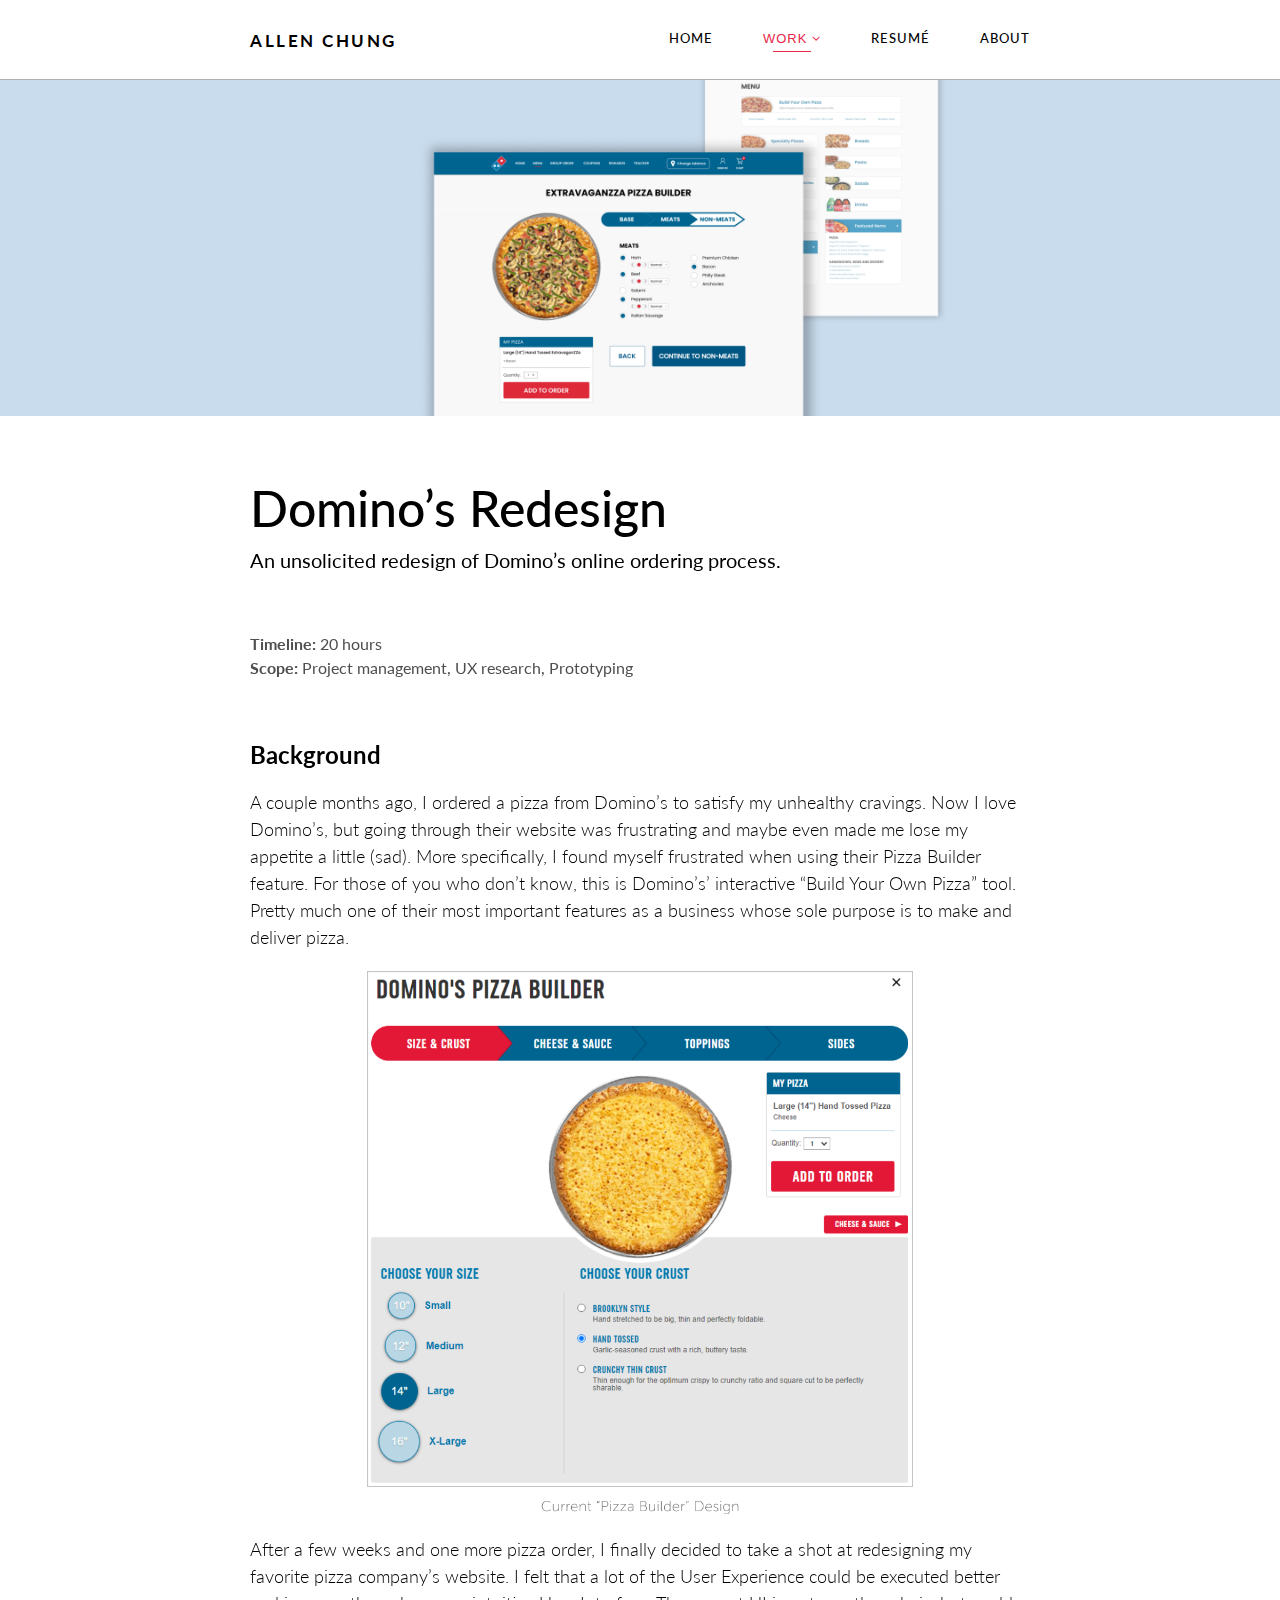
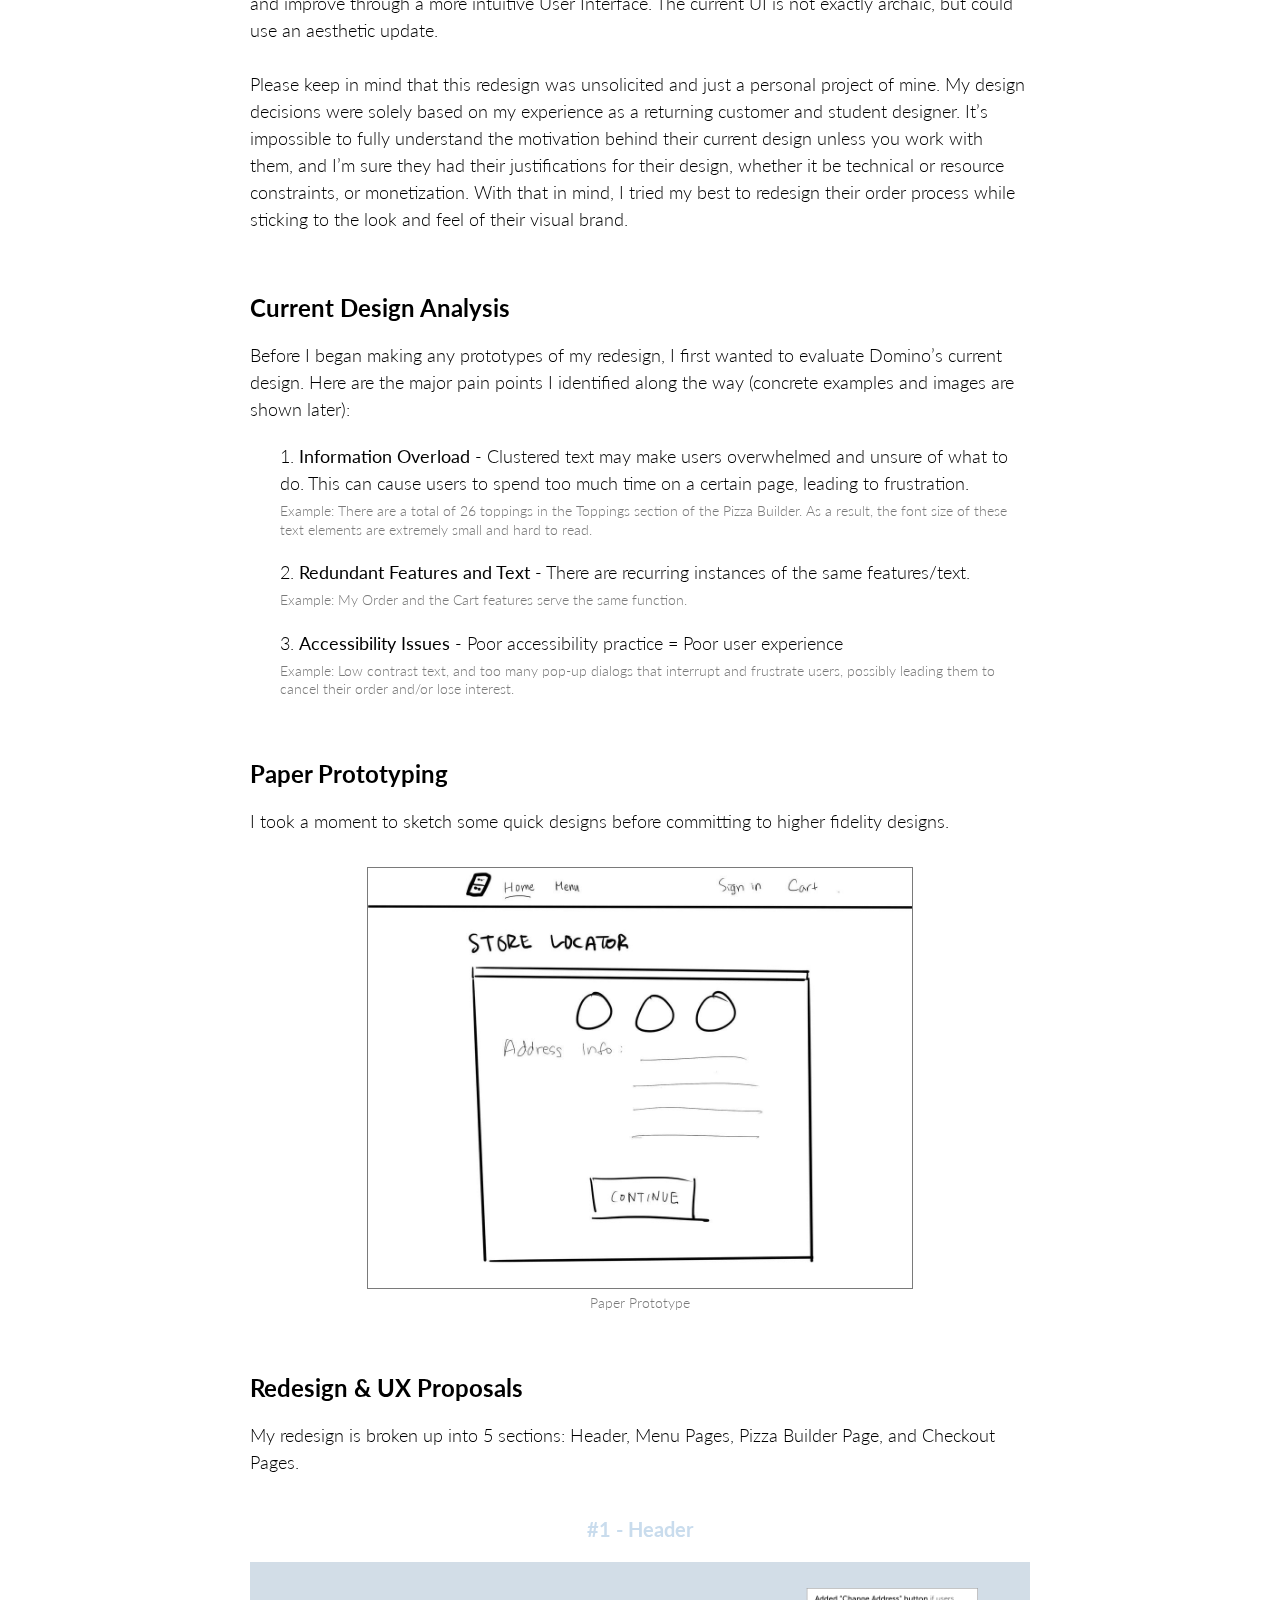
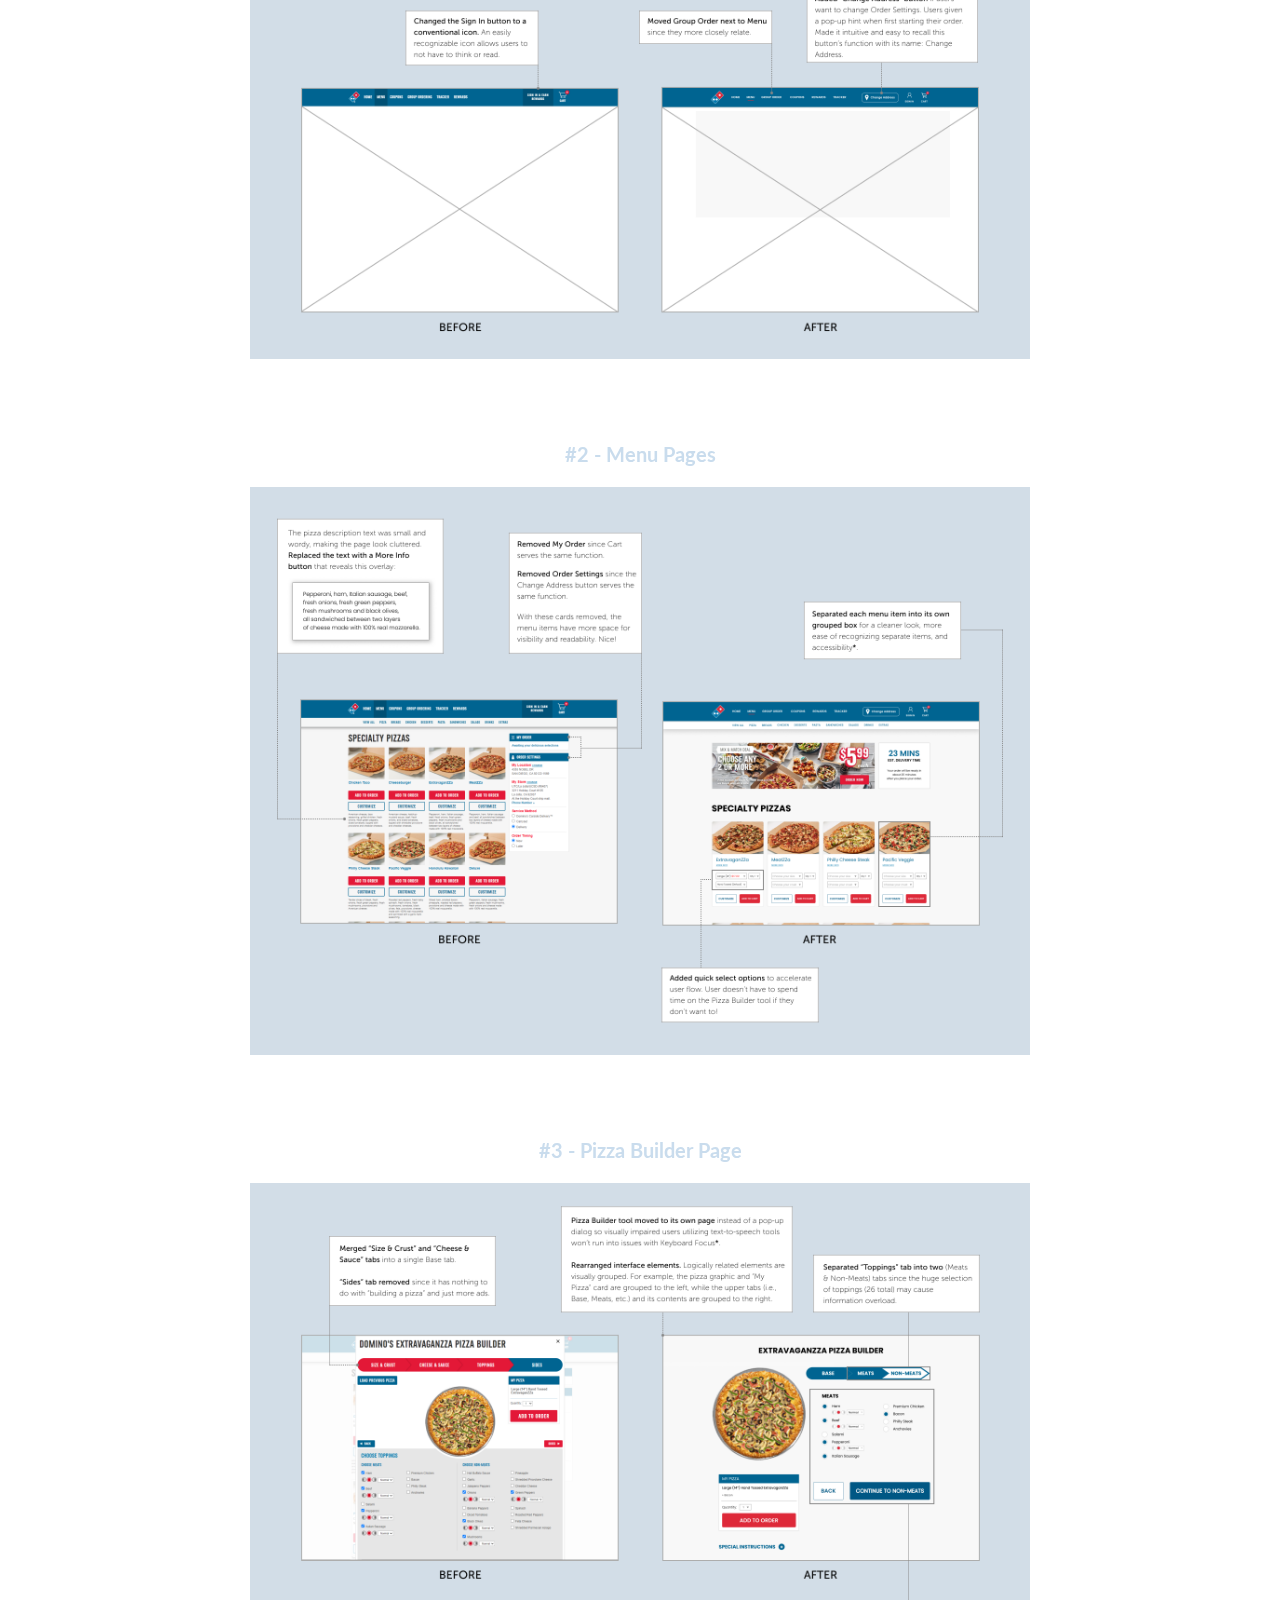
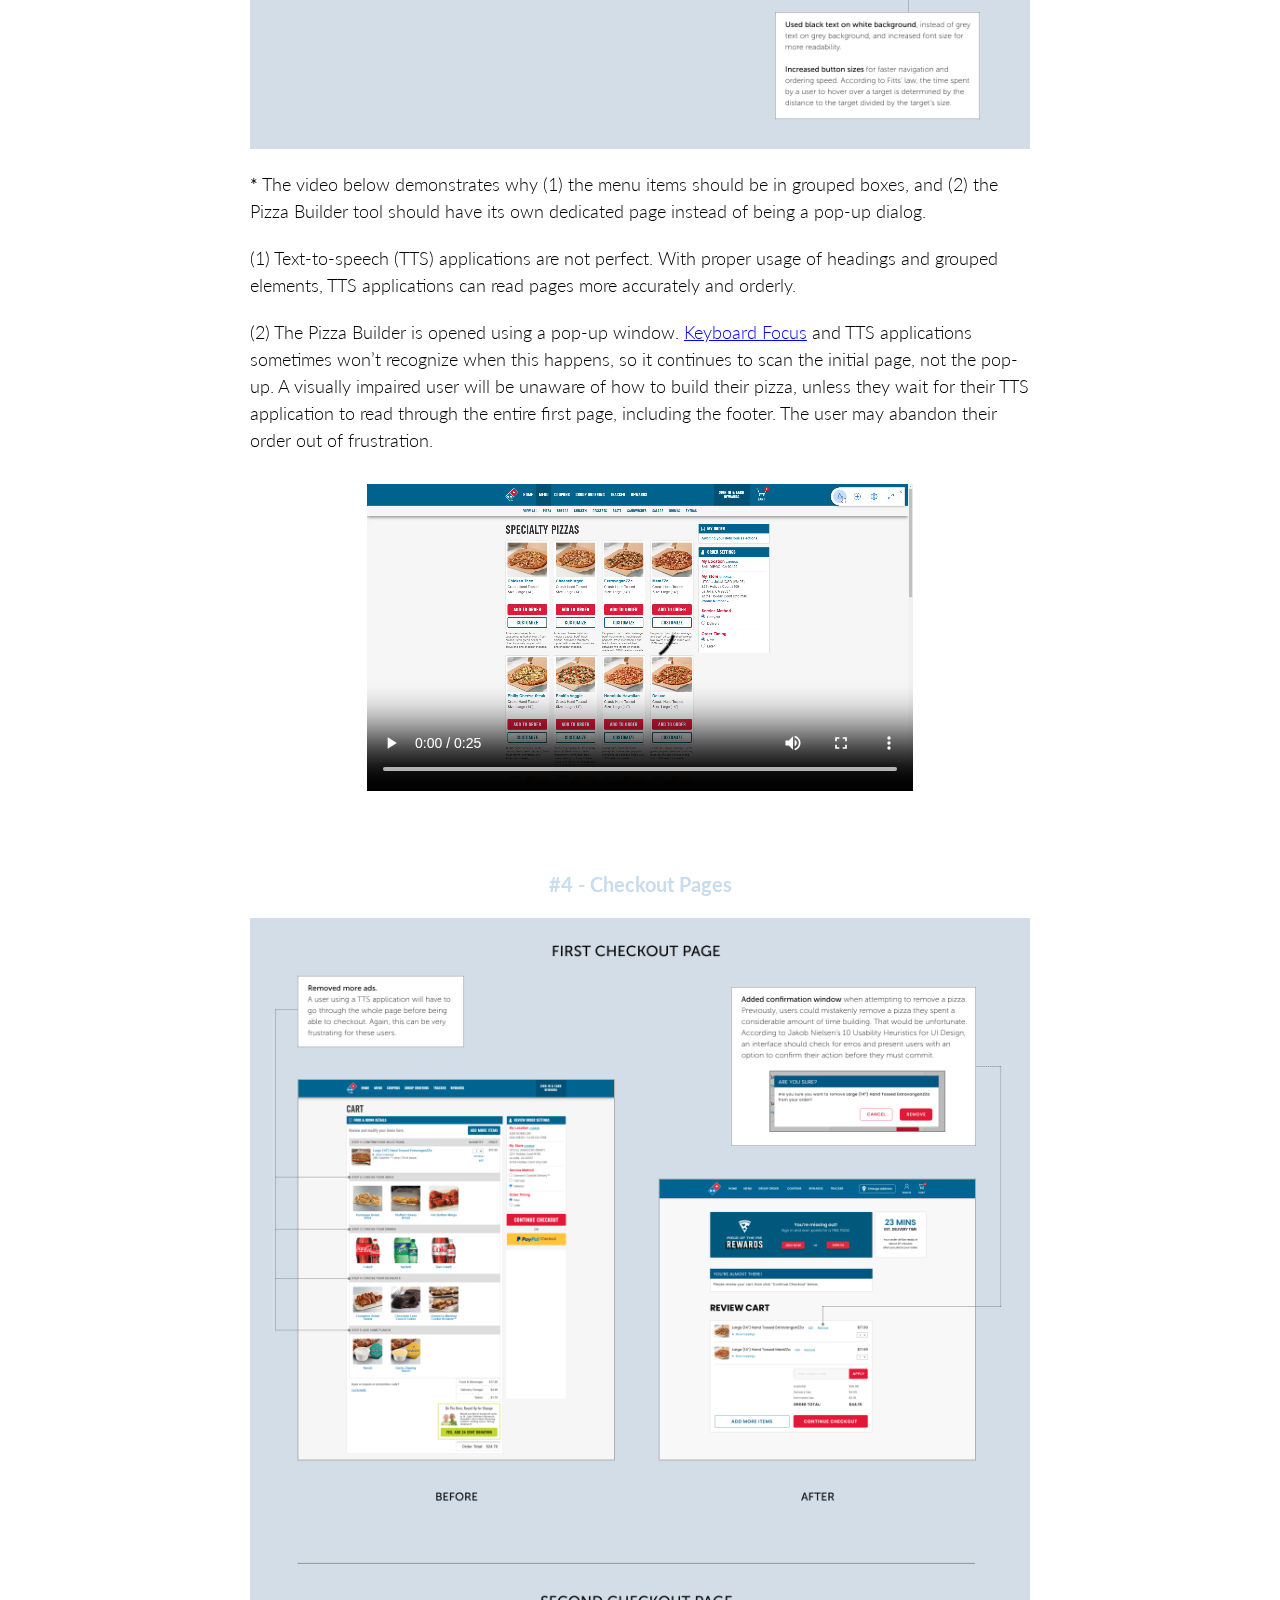
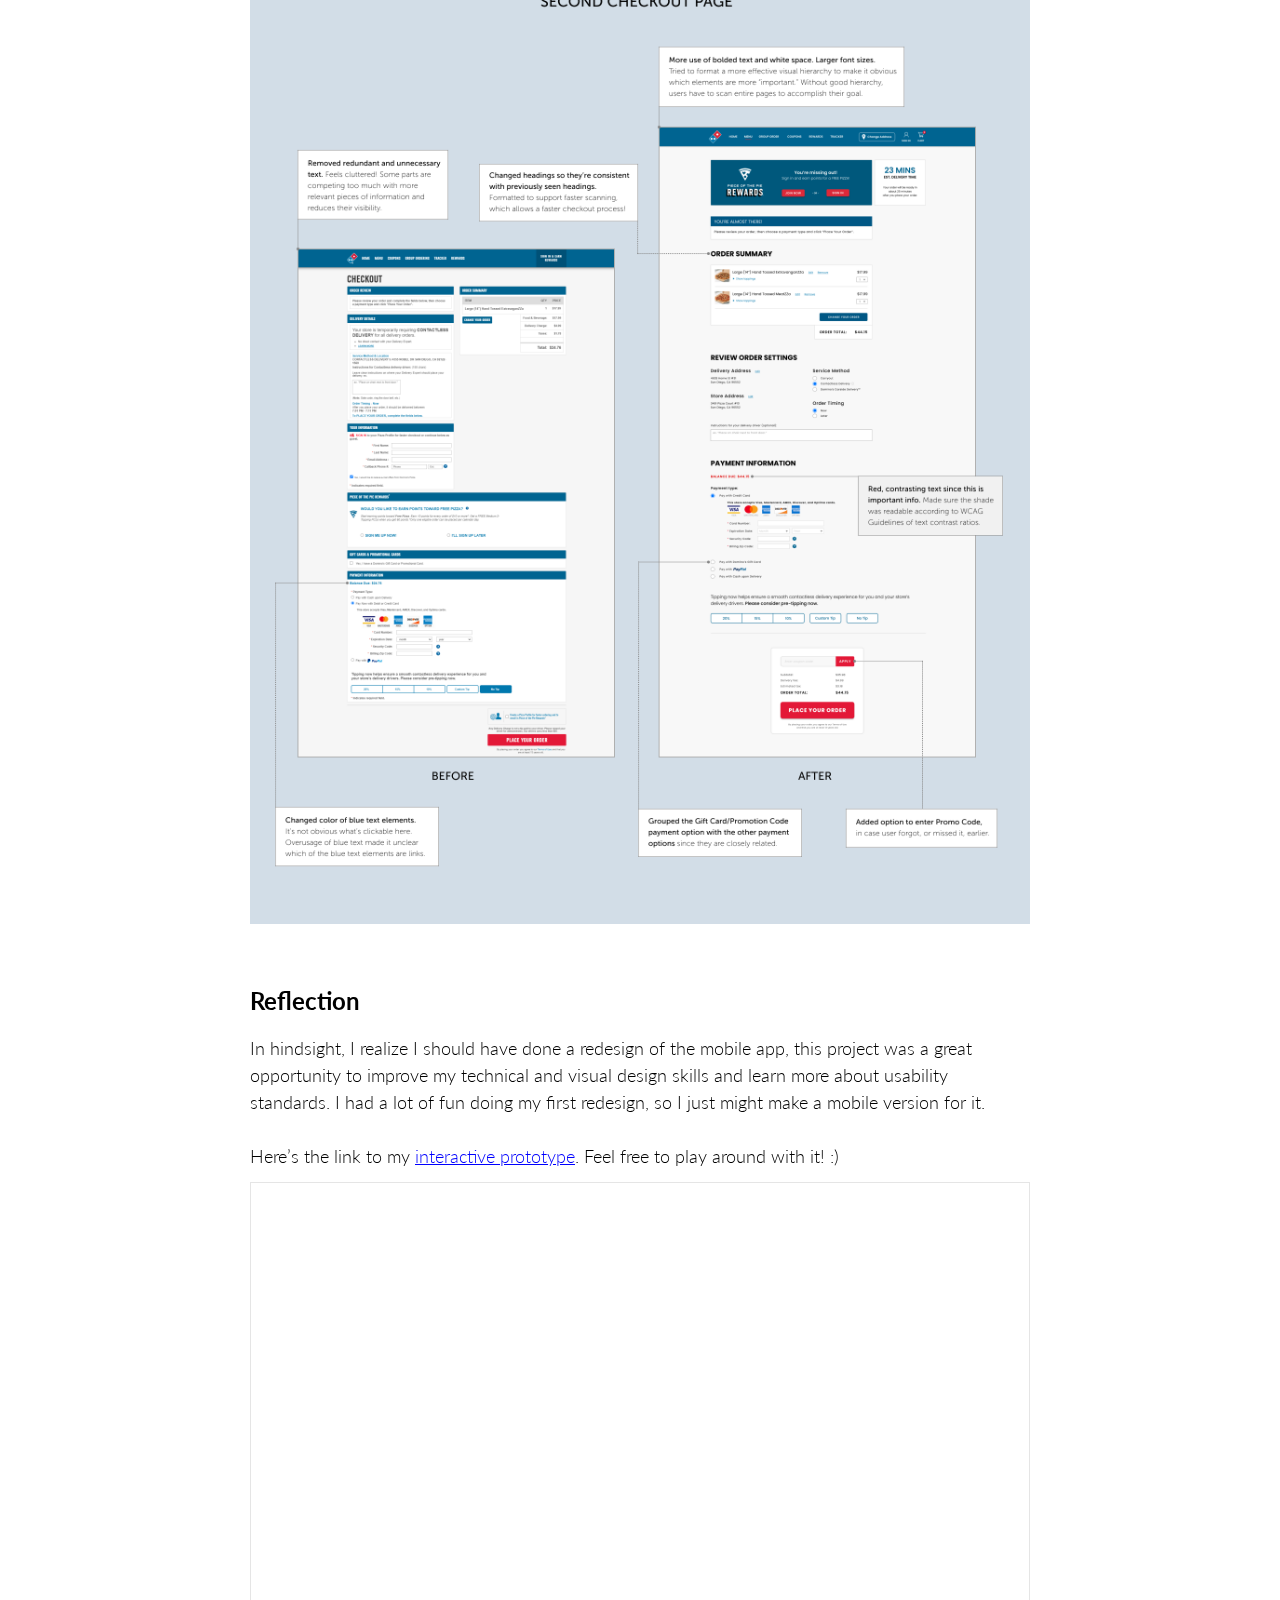
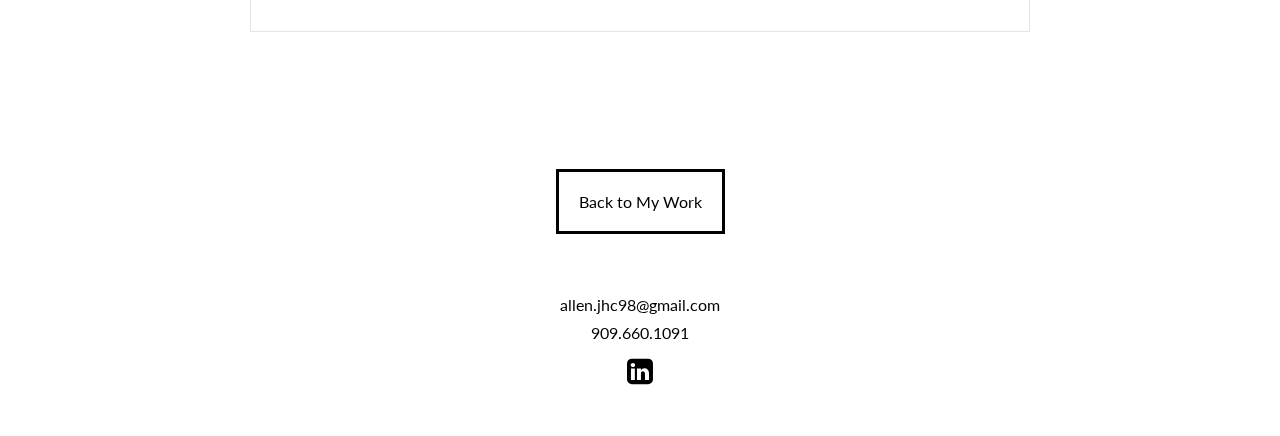
<file: dominos.html>
<!DOCTYPE html>
<html lang="en">
    <head>
        <meta charset="UTF-8">
        <meta name="viewport" content="width=device-width, initial-scale=1.0">
        <meta http-equiv="X-UA-Compatible" content="ie=edge">
        <link href="https://fonts.googleapis.com/css2?family=Raleway:ital,wght@0,100;0,200;0,300;0,400;0,500;0,600;0,700;0,800;0,900;1,100;1,200;1,300;1,400;1,500;1,600;1,700;1,800;1,900&display=swap" rel="stylesheet">
        <link rel="preconnect" href="https://fonts.gstatic.com">
        <link href="https://fonts.googleapis.com/css2?family=Lato:ital,wght@0,100;0,300;0,400;0,700;0,900;1,100;1,300;1,400;1,700;1,900&display=swap" rel="stylesheet">
        <link rel="stylesheet" href="https://cdnjs.cloudflare.com/ajax/libs/font-awesome/4.7.0/css/font-awesome.min.css">
        <link rel="stylesheet" href="sass/main.css">
        
        <title>Allen Chung | Domino's Redesign</title>
    </head>
    <body class="container">
        <div class = "blank"></div>
        <div class="nav">
            <div class="nav__logo"><a href="index.html">Allen Chung</a></div>
            <div class="nav__links">
                <a class="nav__link" href="index.html">Home</a>
                <div class="dropdown">
                    <button class="nav__link dropbtn active">Work <i class="fa fa-angle-down"></i></button>
                    <div class="dropdown-content">
                        <a href="dominos.html">Domino's Redesign</a>
                        <a href="bash.html">BASH</a>
                        <a href="avda.html">AVDA</a>    
                      </div>
                </div>
                <a class="nav__link" href="files/RESUME 1-1-21.pdf" target="blank">ResumÉ</a>
                <a class="nav__link" href="about.html">About</a>
            </div>
        </div>

        <div class="casestudy__banner">
            <img class="banner" src="img/domino/dominos-banner.png" alt="bashbanner">   
        </div>
        
        <div class="casestudy__content">
            <h1 class="casestudy__title">Domino’s Redesign</h1>
            <h3 class="casestudy__title-descript">An unsolicited redesign of Domino’s online ordering process.</h3>
            <p class="casestudy__info"><b>Timeline:</b> 20 hours<br>
                <b>Scope:</b> Project management, UX research, Prototyping</p>

            <h2 class="casestudy__subtitle">Background</h2>
            <p class="casestudy__text">
                A couple months ago, I ordered a pizza from Domino’s to satisfy my unhealthy cravings. Now I love Domino’s, but going through their website was frustrating and maybe even made me lose my appetite a little (sad). More specifically, I found myself frustrated when using their Pizza Builder feature. For those of you who don’t know, this is Domino’s’ interactive “Build Your Own Pizza” tool. Pretty much one of their most important features as a business whose sole purpose is to make and deliver pizza. 
            </p>

            <img src="img/domino/dominos-pizza builder.png" alt="paper prototype" class="casestudy__img">

            <p class="casestudy__text">
                After a few weeks and one more pizza order, I finally decided to take a shot at redesigning my favorite pizza company’s website. I felt that a lot of the User Experience could be executed better and improve through a more intuitive User Interface. The current UI is not exactly archaic, but could use an aesthetic update.<br><br>

                Please keep in mind that this redesign was unsolicited and just a personal project of mine. My design decisions were solely based on my experience as a returning customer and student designer. It’s impossible to fully understand the motivation behind their current design unless you work with them, and I’m sure they had their justifications for their design, whether it be technical or resource constraints, or monetization. With that in mind, I tried my best to redesign their order process while sticking to the look and feel of their visual brand.
            </p>
    


            <h2 class="casestudy__subtitle">Current Design Analysis</h2>
            <p class="casestudy__text">​Before I began making any prototypes of my redesign, I first wanted to evaluate Domino’s current design. Here are the major pain points I identified along the way (concrete examples and images are shown later):
            </p>
            <p class="casestudy__text indent">
                1. <strong>Information Overload</strong> - Clustered text may make users overwhelmed and unsure of what to do. This can cause users to spend too much time on a certain page, leading to frustration.
            </p>
            <p class="casestudy__subtext indent">
                Example: There are a total of 26 toppings in the Toppings section of the Pizza Builder. As a result, the font size of these text elements are extremely small and hard to read.
            </p>
            <p class="casestudy__text indent">
                2. <strong>Redundant Features and Text</strong> - There are recurring instances of the same features/text.
            </p>
            <p class="casestudy__subtext indent">
                Example: My Order and the Cart features serve the same function.
            </p>
            <p class="casestudy__text indent">
                3. <strong>Accessibility Issues</strong> - Poor accessibility practice = Poor user experience
            </p>
            <p class="casestudy__subtext indent">
                Example: Low contrast text, and too many pop-up dialogs that interrupt and frustrate users, possibly leading them to cancel their order and/or lose interest. 
            </p>            

            <h2 class="casestudy__subtitle">Paper Prototyping</h2>
            <p class="casestudy__text">I took a moment to sketch some quick designs before committing to higher fidelity designs.</p>
            ​<img src="img/domino/dominos-paper.gif" alt="paper prototype" class="casestudy__img casestudy__gif">
            <p class="casestudy__subtext center-text">Paper Prototype</p>

            <h2 class="casestudy__subtitle">Redesign & UX Proposals</h2>
            <p class="casestudy__text">My redesign is broken up into 5 sections: Header, Menu Pages, Pizza Builder Page, and Checkout Pages.</p>

            <h3 class="center-heading margin-top-s">#1 - Header</h3>
            ​<img src="img/domino/dominos-header changes.png" alt="header changes" class="casestudy__img-full">

            <h3 class="center-heading">#2 - Menu Pages</h3>
            ​<img src="img/domino/dominos-menu changes.png" alt="menu changes" class="casestudy__img-full">

            <h3 class="center-heading">#3 - Pizza Builder Page</h3>
            ​<img src="img/domino/dominos-pizza builder changes.png" alt="pizza builder changes" class="casestudy__img-full">
            
            ​<p class="casestudy__text"><strong>*</strong> The video below demonstrates why (1) the menu items should be in grouped boxes, and (2) the Pizza Builder tool should have its own dedicated page instead of being a pop-up dialog.
            </p>

            <p class="casestudy__text">(1) Text-to-speech (TTS) applications are not perfect. With proper usage of headings and grouped elements, TTS applications can read pages more accurately and orderly.
            </p>
                
            <p class="casestudy__text">(2) The Pizza Builder is opened using a pop-up window. <a class= "domino-blue" href="https://usability.yale.edu/web-accessibility/articles/focus-keyboard-operability" target="_blank">Keyboard Focus</a> and TTS applications sometimes won’t recognize when this happens, so it continues to scan the initial page, not the pop-up. A visually impaired user will be unaware of how to build their pizza, unless they wait for their TTS application to read through the entire first page, including the footer. The user may abandon their order out of frustration.</p>

            <video class="casestudy__video" controls>
                <source src="img/domino/pizzabuilder-video1.mp4" type="video/mp4">
            </video>

            <h3 class="center-heading">#4 - Checkout Pages</h3>
            ​<img src="img/domino/dominos-checkout changes.png" alt="checkout changes" class="casestudy__img-full">
            
                
            <h2 class="casestudy__subtitle">Reflection</h2>
            <p class="casestudy__text">​In hindsight, I realize I should have done a redesign of the mobile app, this project was a great opportunity to improve my technical and visual design skills and learn more about usability standards. I had a lot of fun doing my first redesign, so I just might make a mobile version for it. <br><br>
            Here’s the link to my <a class= "domino-blue" href="https://www.figma.com/embed?embed_host=share&url=https%3A%2F%2Fwww.figma.com%2Fproto%2FEhGZRm82B5wCQGbOVBKiJD%2FDomino-s-Redesign%3Fnode-id%3D39%253A177%26scaling%3Dmin" target="_blank">interactive prototype</a>. Feel free to play around with it! :)</p>
            <br>

            <iframe style="border: 1px solid rgba(0, 0, 0, 0.1);" width="800" height="450" src="https://www.figma.com/embed?embed_host=share&url=https%3A%2F%2Fwww.figma.com%2Fproto%2FEhGZRm82B5wCQGbOVBKiJD%2FDomino-s-Redesign%3Fnode-id%3D39%253A177%26scaling%3Dmin" allowfullscreen></iframe>

            
        </div>

        <div class="footer">
            <a href="" class="footer__button"> Back to My Work</a>
            <p class="footer__text">allen.jhc98@gmail.com
               <br> 909.660.1091</p>
               <i class="fa fa-linkedin-square footer__icon"></i>
        </div>

    </body>
</html>
</file>
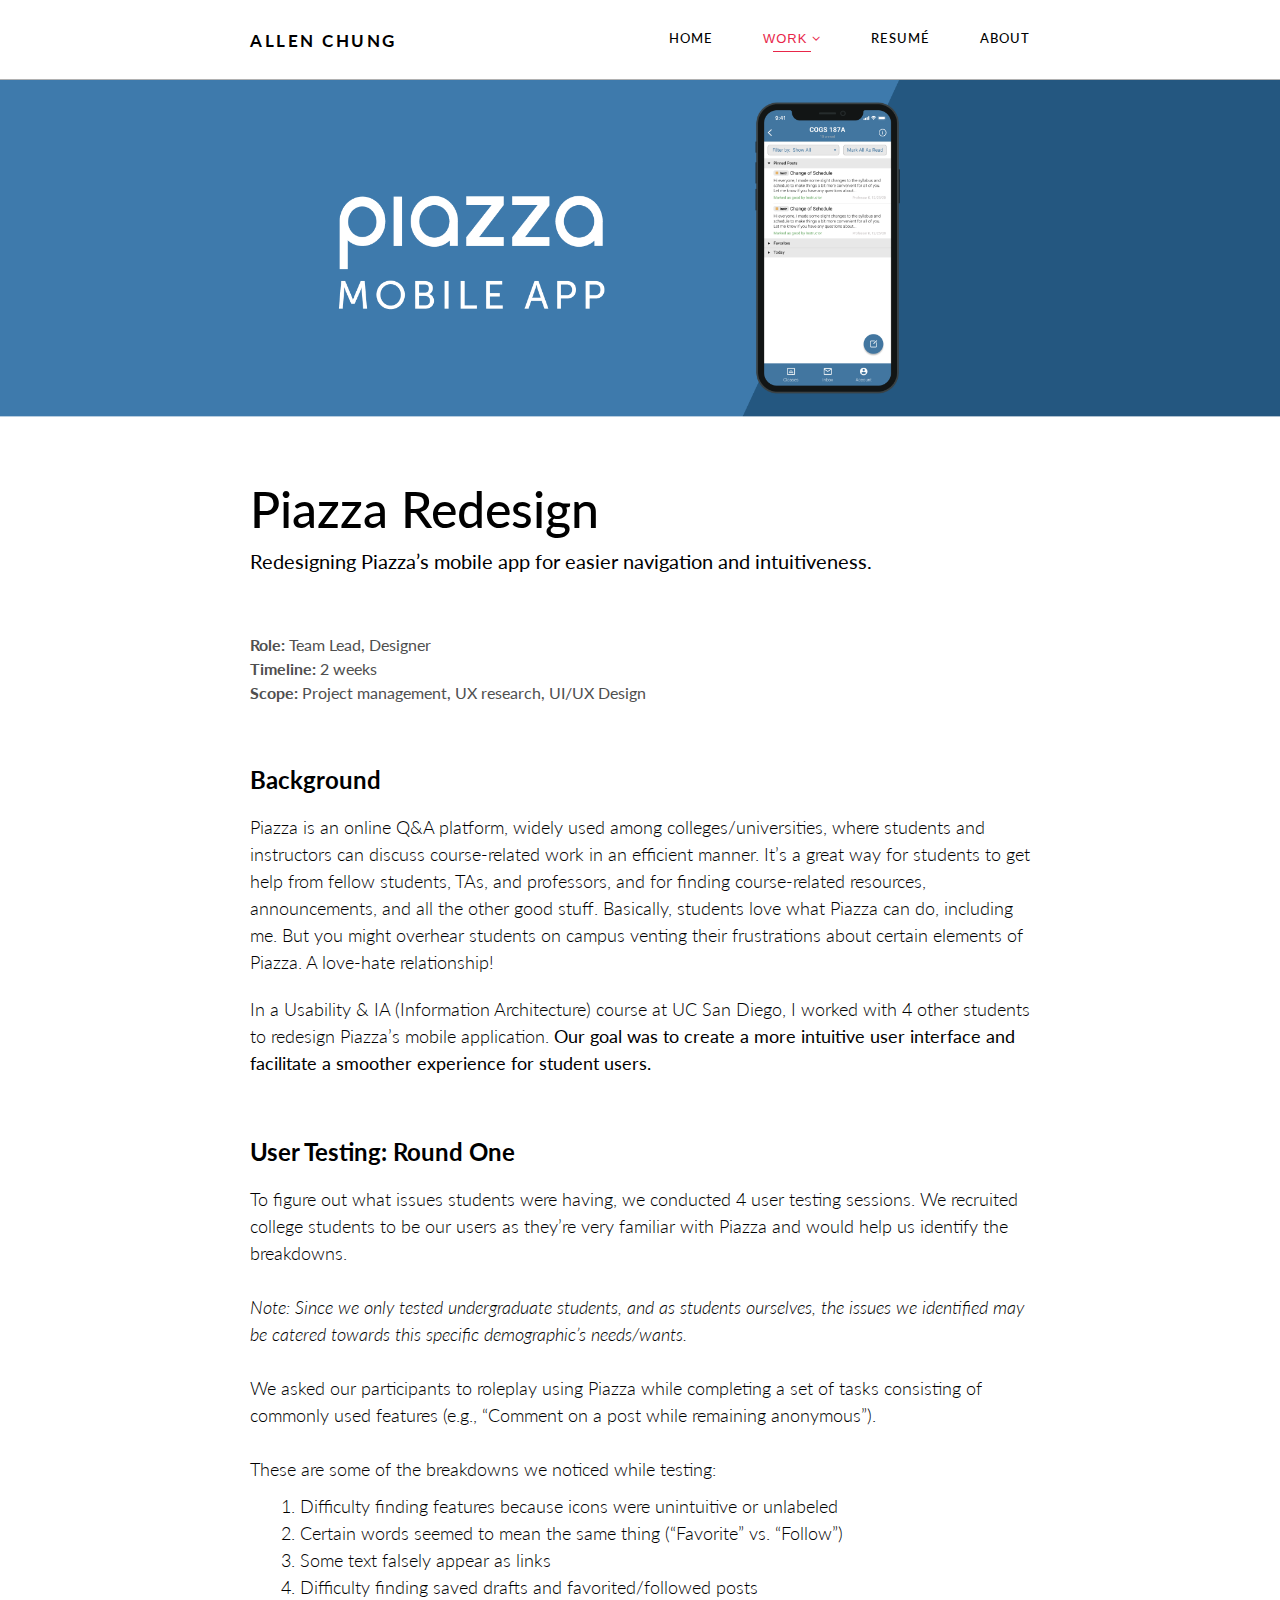
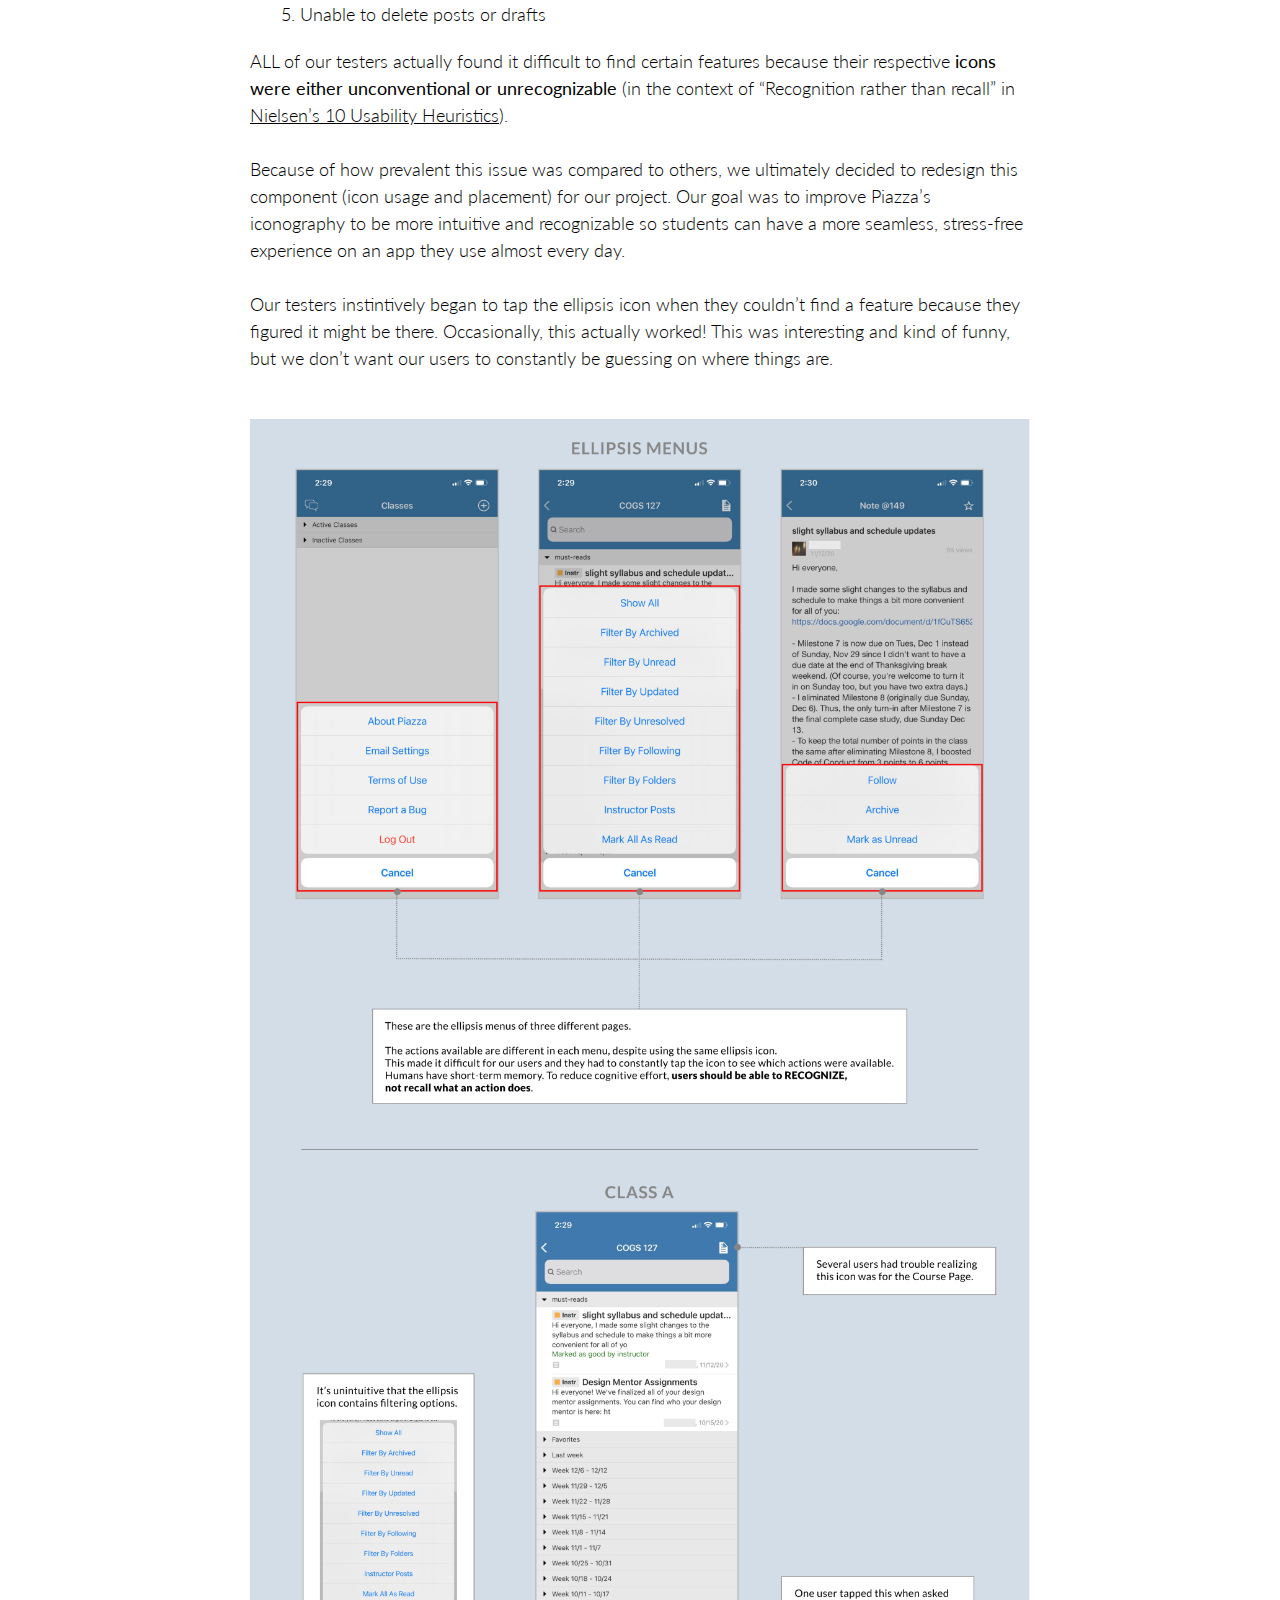
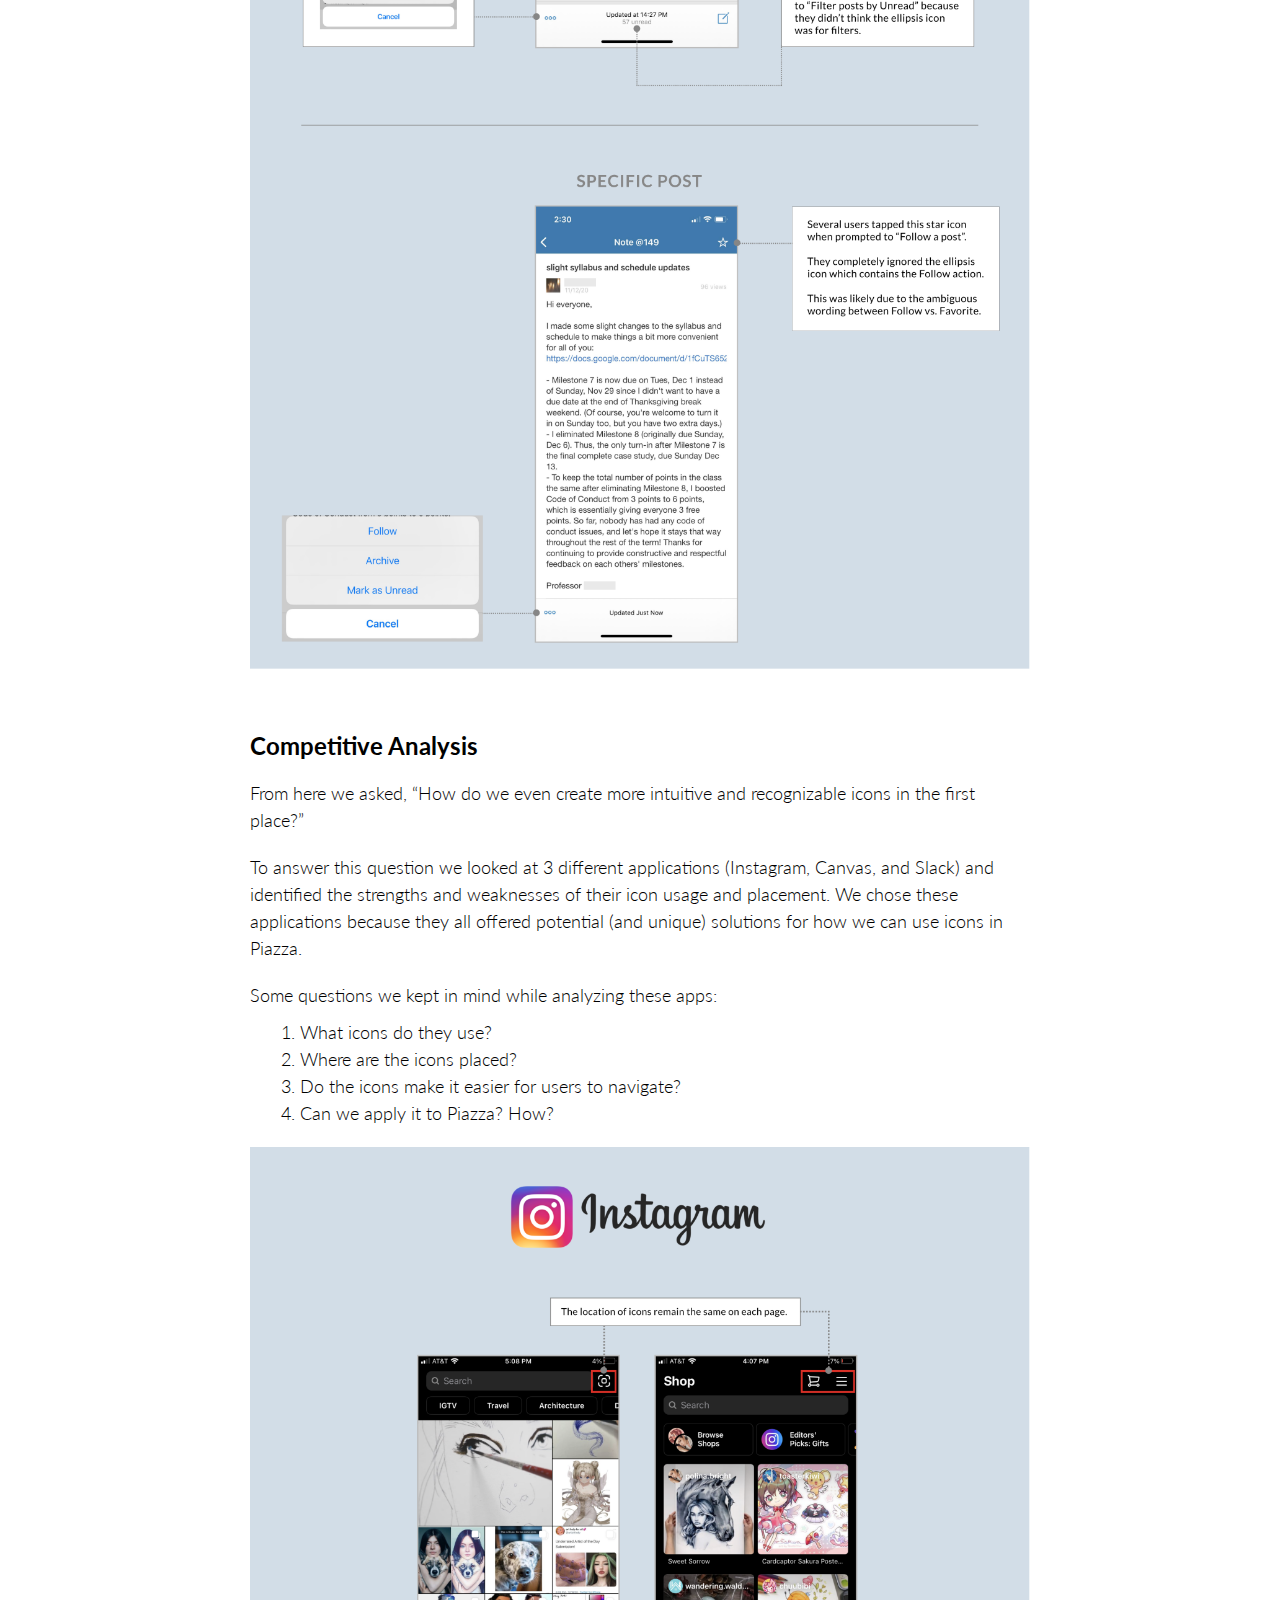
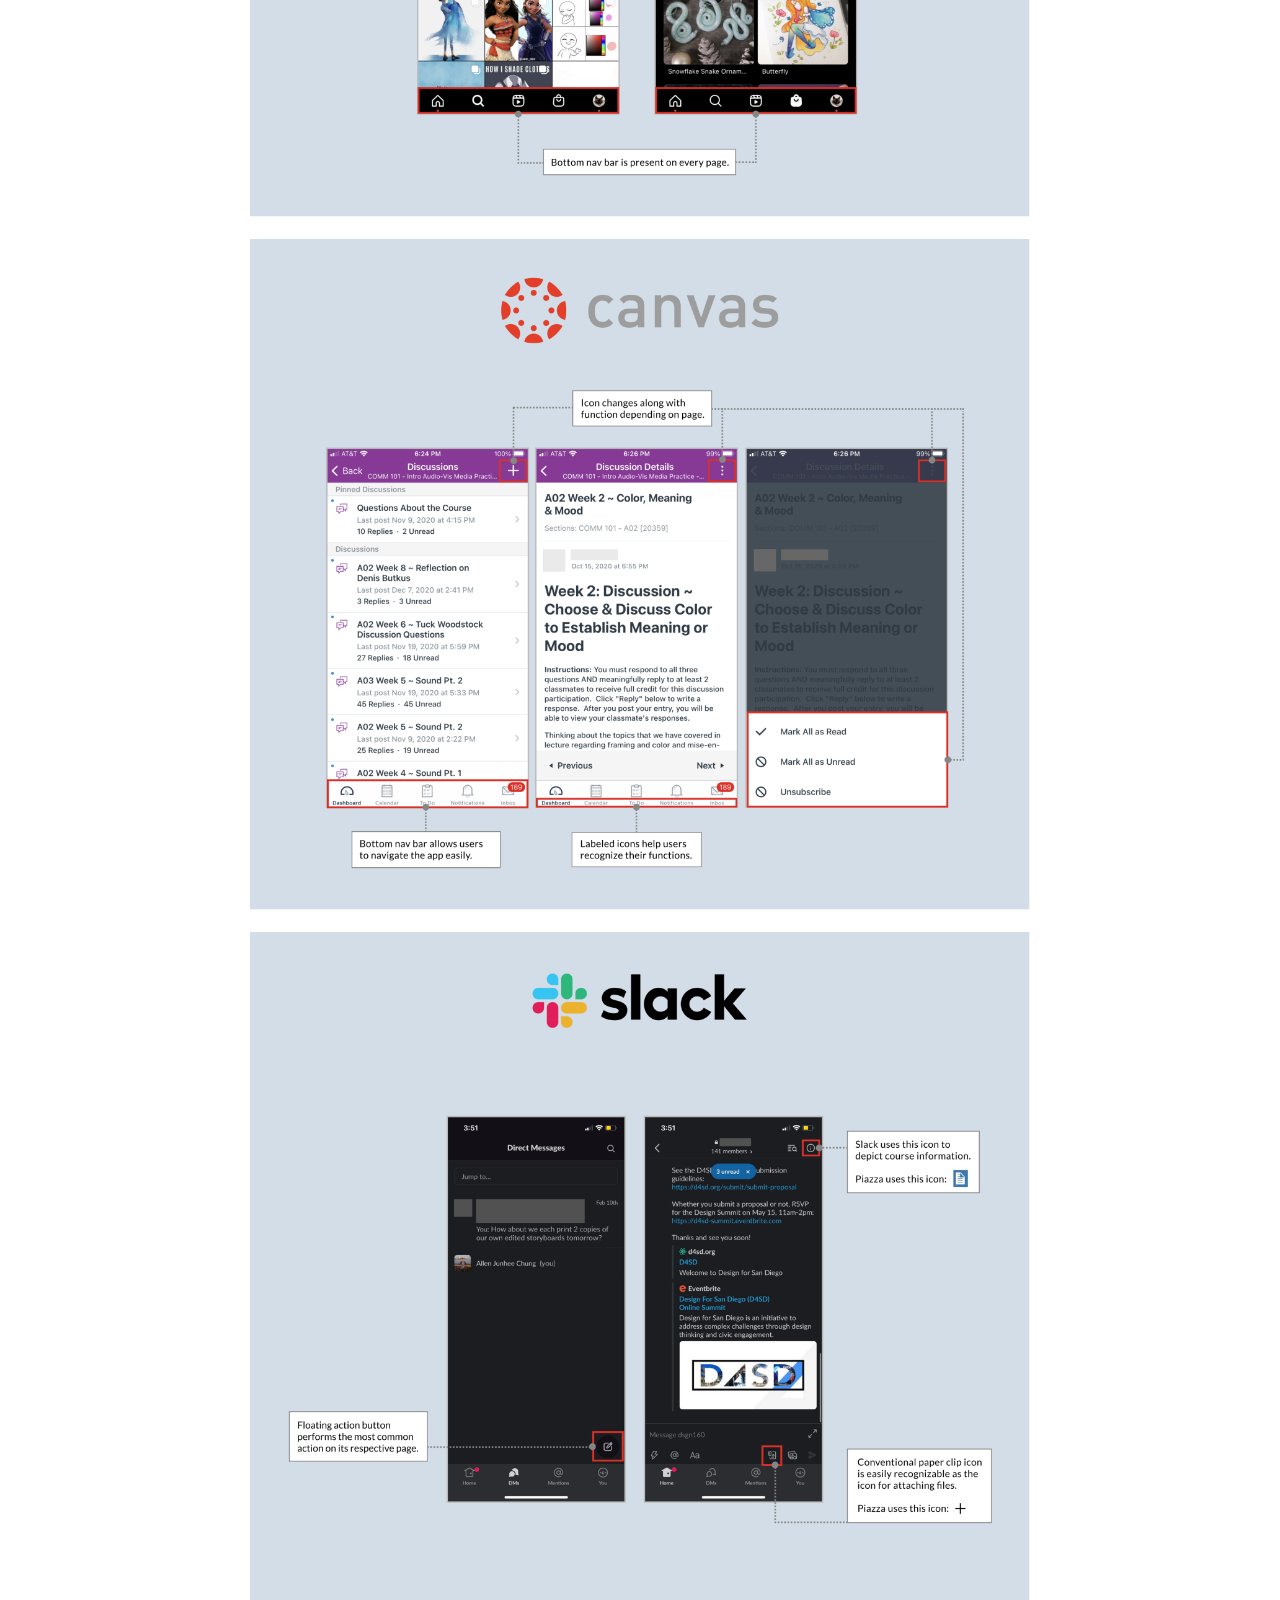
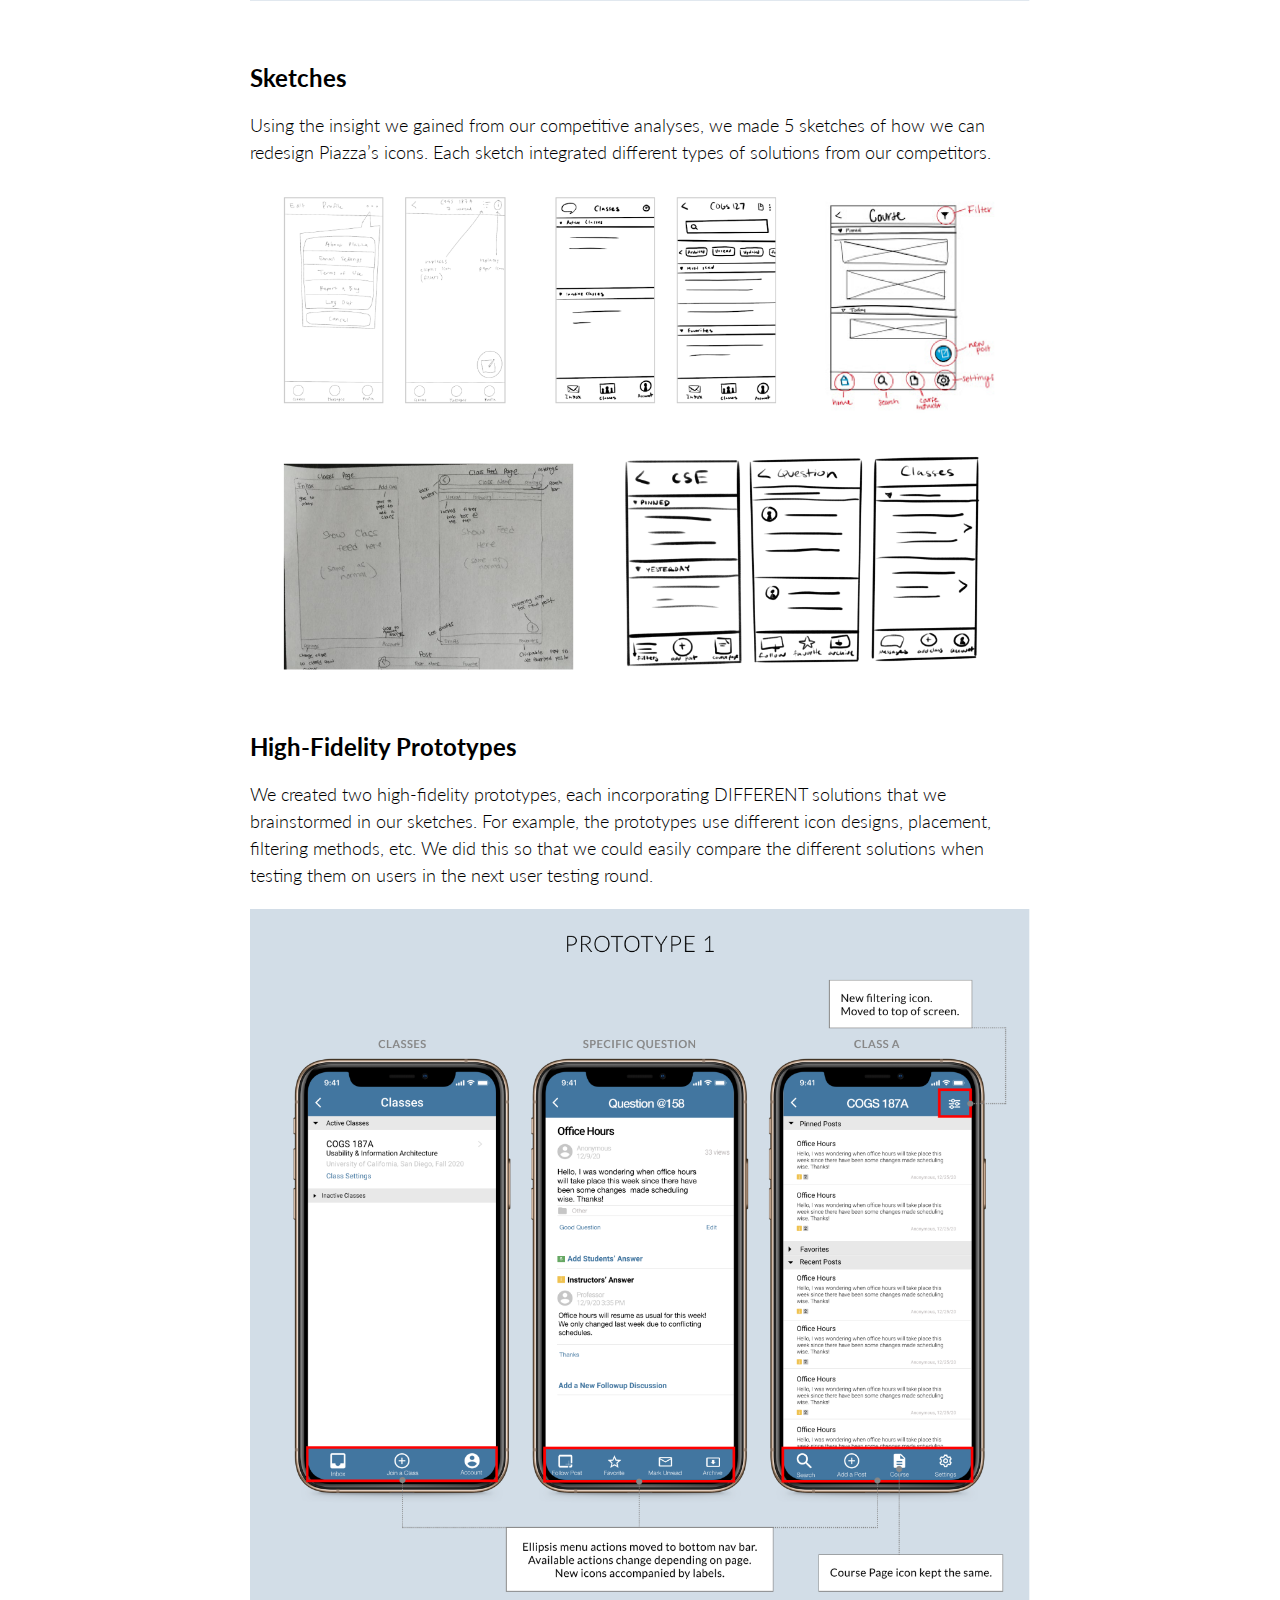
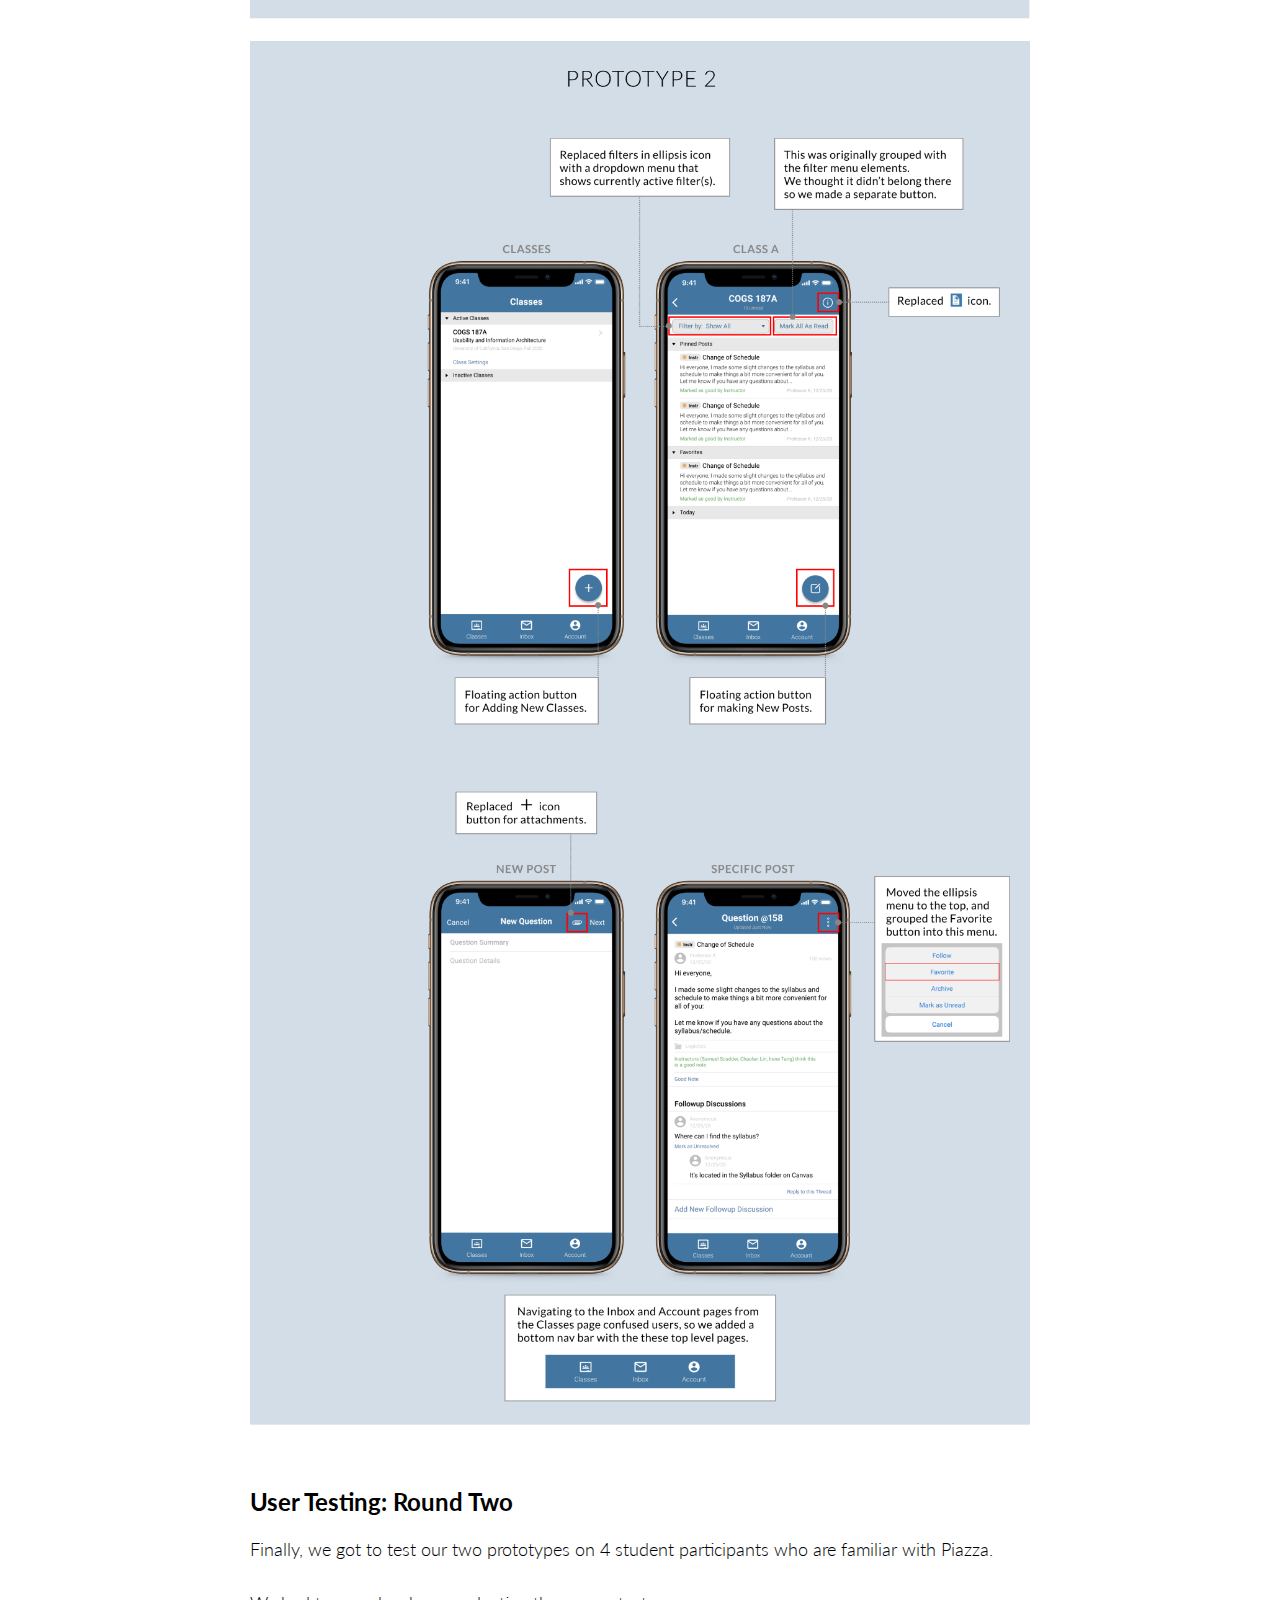
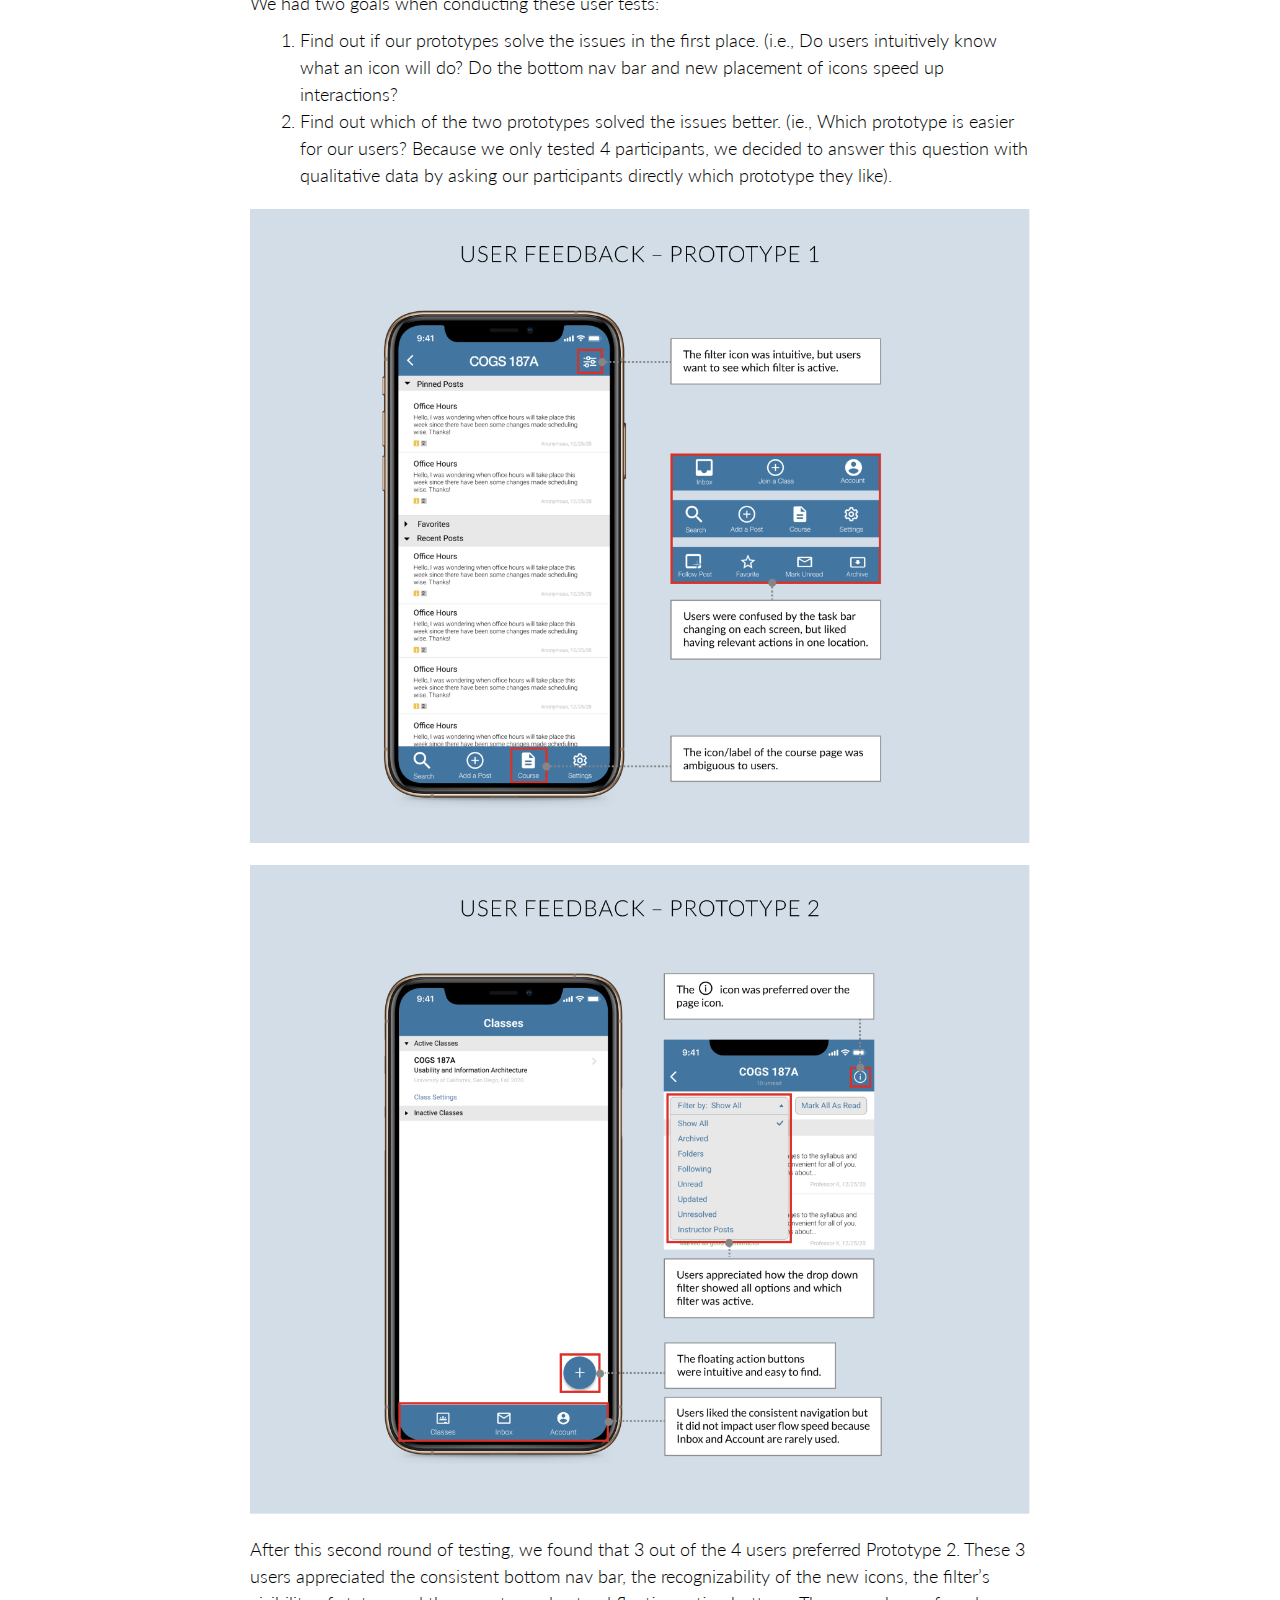
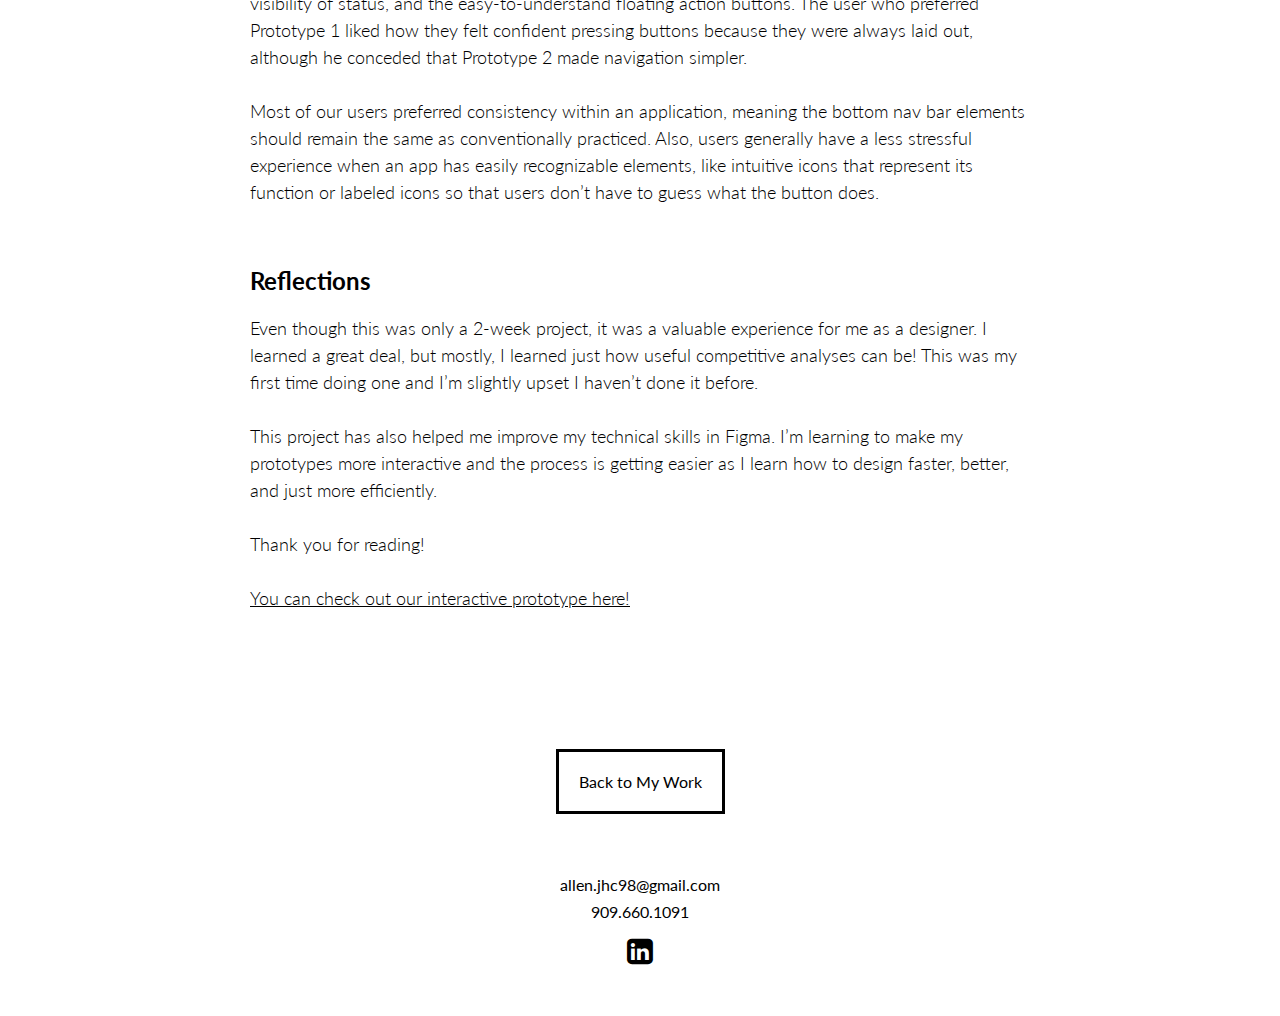
<file: piazza.html>
<!DOCTYPE html>
<html lang="en">
    <head>
        <meta charset="UTF-8">
        <meta name="viewport" content="width=device-width, initial-scale=1.0">
        <meta http-equiv="X-UA-Compatible" content="ie=edge">
        <link href="https://fonts.googleapis.com/css2?family=Raleway:ital,wght@0,100;0,200;0,300;0,400;0,500;0,600;0,700;0,800;0,900;1,100;1,200;1,300;1,400;1,500;1,600;1,700;1,800;1,900&display=swap" rel="stylesheet">
        <link rel="preconnect" href="https://fonts.gstatic.com">
        <link href="https://fonts.googleapis.com/css2?family=Lato:ital,wght@0,100;0,300;0,400;0,700;0,900;1,100;1,300;1,400;1,700;1,900&display=swap" rel="stylesheet">
        <link rel="stylesheet" href="https://cdnjs.cloudflare.com/ajax/libs/font-awesome/4.7.0/css/font-awesome.min.css">
        <link rel="stylesheet" href="sass/main.css">
        
        <title>Allen Chung | Piazza Redesign</title>
    </head>
    <body class="container">
        <div class = "blank"></div>
        <div class="nav">
            <div class="nav__logo"><a href="index.html">Allen Chung</a></div>
            <div class="nav__links">
                <a class="nav__link" href="index.html">Home</a>
                <div class="dropdown">
                    <button class="nav__link dropbtn active">Work <i class="fa fa-angle-down"></i></button>
                    <div class="dropdown-content">
                        <a href="dominos.html">Domino's Redesign</a>
                        <a href="piazza.html">Piazza Redesign</a>
                        <a href="bash.html">BASH</a>
                        <a href="avda.html">AVDA</a>  
                      </div>
                </div>
                <a class="nav__link" href="files/RESUME 1-1-21.pdf" target="blank">ResumÉ</a>
                <a class="nav__link" href="about.html">About</a>
            </div>
        </div>
        <div class="casestudy__banner">
            <img class="banner" src="img/piazza/Banner.png" alt="bashbanner">   
        </div>
        <div class="casestudy__content">
            <h1 class="casestudy__title">Piazza Redesign</h1>
            <h3 class="casestudy__title-descript">Redesigning Piazza’s mobile app for easier navigation and intuitiveness.</h3>
            <p class="casestudy__info">
                <b>Role:</b> Team Lead, Designer<br>
                <b>Timeline:</b> 2 weeks<br>
                <b>Scope:</b> Project management, UX research, UI/UX Design</p>

            <h2 class="casestudy__subtitle">Background</h2>
            <p class="casestudy__text">
                Piazza is an online Q&A platform, widely used among colleges/universities, where students and instructors can discuss course-related work in an efficient manner. It’s a great way for students to get help from fellow students, TAs, and professors, and for finding course-related resources, announcements, and all the other good stuff. Basically, students love what Piazza can do, including me. But you might overhear students on campus venting their frustrations about certain elements of Piazza. A love-hate relationship!
            </p>
            <p class="casestudy__text">In a Usability & IA (Information Architecture) course at UC San Diego, I worked with 4 other students to redesign Piazza’s mobile application. <b>Our goal was to create a more intuitive user interface and facilitate a smoother experience for student users.</b> </p>

            <h2 class="casestudy__subtitle">User Testing: Round One</h2>

            <p class="casestudy__text margin-less">
                To figure out what issues students were having, we conducted 4 user testing sessions. We recruited college students to be our users as they’re very familiar with Piazza and would help us identify the breakdowns.
                <br><br>
                <i>Note: Since we only tested undergraduate students, and as students ourselves, the issues we identified may be catered towards this specific demographic’s needs/wants.</i> 
                <br><br>
                We asked our participants to roleplay using Piazza while completing a set of tasks consisting of commonly used features (e.g., “Comment on a post while remaining anonymous”). 
                <br><br>
                These are some of the breakdowns we noticed while testing:<br>
            </p>
            <ol class="casestudy__text">
                <li>Difficulty finding features because icons were unintuitive or unlabeled</li>
                <li>Certain words seemed to mean the same thing (“Favorite” vs. “Follow”)</li>
                <li>Some text falsely appear as links</li>
                <li>Difficulty finding saved drafts and favorited/followed posts</li>
                <li>Unable to delete posts or drafts</li>
            </ol>

            <p class="casestudy__text">
                ALL of our testers actually found it difficult to find certain features because their respective <b>icons were either unconventional or unrecognizable</b> (in the context of “Recognition rather than recall” in <a href="https://www.nngroup.com/articles/ten-usability-heuristics/">Nielsen’s 10 Usability Heuristics</a>).
                <br><br>
                Because of how prevalent this issue was compared to others, we ultimately decided to redesign this component (icon usage and placement) for our project. Our goal was to improve Piazza’s iconography to be more intuitive and recognizable so students can have a more seamless, stress-free experience on an app they use almost every day.
                <br><br>
                Our testers instintively began to tap the ellipsis icon when they couldn’t find a feature because they figured it might be there. Occasionally, this actually worked! This was interesting and kind of funny, but we don’t want our users to constantly be guessing on where things are.
                <br>
                <br>
            </p>
            <img src="img/piazza/User testing round 1.png" alt="user testing round 1" class="casestudy__img-full">

            <h2 class="casestudy__subtitle">Competitive Analysis</h2>
            <p class="casestudy__text">From here we asked, “How do we even create more intuitive and recognizable icons in the first place?”</p>
            <p class="casestudy__text">
            To answer this question we looked at 3 different applications (Instagram, Canvas, and Slack) and identified the strengths and weaknesses of their icon usage and placement. We chose these applications because they all offered potential (and unique) solutions for how we can use icons in Piazza.
            </p>
            <p class="casestudy__text margin-less">Some questions we kept in mind while analyzing these apps:</p>
            <ol class="casestudy__text">
                <li>What icons do they use?</li>
                <li>Where are the icons placed?</li>
                <li>Do the icons make it easier for users to navigate?</li>
                <li>Can we apply it to Piazza? How?</li>
            </ol>


            <img src="img/piazza/instagram-1.png" alt="instagram competitive audit" class="casestudy__img-full">
            <img src="img/piazza/canvas-1.png" alt="canvas competitive audit" class="casestudy__img-full">
            <img src="img/piazza/slack-1.png" alt="slack competitive audit" class="casestudy__img-full">       

            <h2 class="casestudy__subtitle">Sketches</h2>
            <p class="casestudy__text">Using the insight we gained from our competitive analyses, we made 5 sketches of how we can redesign Piazza’s icons. Each sketch integrated different types of solutions from our competitors.</p>
            <img src="img/piazza/sketches.png" alt="sketches" class="casestudy__img-full"> 

            <h2 class="casestudy__subtitle">High-Fidelity Prototypes</h2>
            <p class="casestudy__text">We created two high-fidelity prototypes, each incorporating DIFFERENT solutions that we brainstormed in our sketches. For example, the prototypes use different icon designs, placement, filtering methods, etc. We did this so that we could easily compare the different solutions when testing them on users in the next user testing round.</p>
            <img src="img/piazza/high fidelity-1.png" alt="prototype 1" class="casestudy__img-full">
            <img src="img/piazza/high fidelity-2.png" alt="prototype 2" class="casestudy__img-full">



            <h2 class="casestudy__subtitle">User Testing: Round Two</h2>
            <p class="casestudy__text margin-less">​Finally, we got to test our two prototypes on 4 student participants who are familiar with Piazza.
            <br><br>
            We had two goals when conducting these user tests:
            </p>
            <ol class="casestudy__text">
                <li>Find out if our prototypes solve the issues in the first place. (i.e., Do users intuitively know what an icon will do? Do the bottom nav bar and new placement of icons speed up interactions?</li>
                <li>Find out which of the two prototypes solved the issues better. (ie., Which prototype is easier for our users? Because we only tested 4 participants, we decided to answer this question with qualitative data by asking our participants directly which prototype they like).</li>
            </ol>
            <img src="img/piazza/User testing round 2-1.png" alt="prototype 1 user testing" class="casestudy__img-full">
            <img src="img/piazza/User testing round 2-2.png" alt="prototype 2 user testing" class="casestudy__img-full">
            <p class="casestudy__text">After this second round of testing, we found that 3 out of the 4 users preferred Prototype 2. These 3 users appreciated the consistent bottom nav bar, the recognizability of the new icons, the filter’s visibility of status, and the easy-to-understand floating action buttons. The user who preferred Prototype 1 liked how they felt confident pressing buttons because they were always laid out, although he conceded that Prototype 2 made navigation simpler.
            <br><br>
            Most of our users preferred consistency within an application, meaning the bottom nav bar elements should remain the same as conventionally practiced. Also, users generally have a less stressful experience when an app has easily recognizable elements, like intuitive icons that represent its function or labeled icons so that users don’t have to guess what the button does.</p>

            <h2 class="casestudy__subtitle">Reflections</h2>
            <p class="casestudy__text">Even though this was only a 2-week project, it was a valuable experience for me as a designer. I learned a great deal, but mostly, I learned just how useful competitive analyses can be! This was my first time doing one and I’m slightly upset I haven’t done it before.
            <br><br>
            This project has also helped me improve my technical skills in Figma. I’m learning to make my prototypes more interactive and the process is getting easier as I learn how to design faster, better, and just more efficiently.
            <br><br>
            Thank you for reading!
            <br><br>   
            <a href="https://www.figma.com/file/yMo6Twapi9L5px7mywAYBU/Piazza-Redesign?node-id=245%3A151">You can check out our interactive prototype here!</a></p>
            <!-- <iframe style="border: 1px solid rgba(0, 0, 0, 0.1);" width="800" height="450" src="https://www.figma.com/embed?embed_host=share&url=https%3A%2F%2Fwww.figma.com%2Fproto%2FyMo6Twapi9L5px7mywAYBU%2FPiazza-Redesign%3Fnode-id%3D13%253A42%26scaling%3Dscale-down" allowfullscreen></iframe> -->

            
        </div>

        <div class="footer">
            <a href="" class="footer__button"> Back to My Work</a>
            <p class="footer__text">allen.jhc98@gmail.com
               <br> 909.660.1091</p>
               <i class="fa fa-linkedin-square footer__icon"></i>
        </div>

    </body>
</html>
</file>
<file: sass/main.css>
*,
*::before,
*::after {
  margin: 0;
  padding: 0;
  -webkit-box-sizing: inherit;
          box-sizing: inherit;
}

html {
  -webkit-box-sizing: border-box;
          box-sizing: border-box;
  font-size: 62.5%;
}

@media only screen and (max-width: 75em) {
  html {
    font-size: 50%;
  }
}

body {
  background-color: white;
  font-family: "Lato", sans-serif;
  color: black;
}

.container {
  display: -ms-grid;
  display: grid;
  -ms-grid-rows: 8rem min-content min-content min-content min-content;
      grid-template-rows: 8rem -webkit-min-content -webkit-min-content -webkit-min-content -webkit-min-content;
      grid-template-rows: 8rem min-content min-content min-content min-content;
  -ms-grid-columns: [full-start] minmax(25rem, 1fr) [center-start] ([col-start] minmax(min-content, 10.475rem) [col-end])[8] [center-end] minmax(25rem, 1fr) [full-end];
      grid-template-columns: [full-start] minmax(25rem, 1fr) [center-start] repeat(8, [col-start] minmax(-webkit-min-content, 10.475rem) [col-end]) [center-end] minmax(25rem, 1fr) [full-end];
      grid-template-columns: [full-start] minmax(25rem, 1fr) [center-start] repeat(8, [col-start] minmax(min-content, 10.475rem) [col-end]) [center-end] minmax(25rem, 1fr) [full-end];
}

@media only screen and (max-width: 62.5em) {
  .container {
    -ms-grid-columns: [full-start] minmax(15rem, 1fr) [center-start] ([col-start] minmax(min-content, 10.475rem) [col-end])[8] [center-end] minmax(15rem, 1fr) [full-end];
        grid-template-columns: [full-start] minmax(15rem, 1fr) [center-start] repeat(8, [col-start] minmax(-webkit-min-content, 10.475rem) [col-end]) [center-end] minmax(15rem, 1fr) [full-end];
        grid-template-columns: [full-start] minmax(15rem, 1fr) [center-start] repeat(8, [col-start] minmax(min-content, 10.475rem) [col-end]) [center-end] minmax(15rem, 1fr) [full-end];
  }
}

@media only screen and (max-width: 50em) {
  .container {
    -ms-grid-columns: [full-start] minmax(10rem, 1fr) [center-start] ([col-start] minmax(min-content, 10.475rem) [col-end])[8] [center-end] minmax(10rem, 1fr) [full-end];
        grid-template-columns: [full-start] minmax(10rem, 1fr) [center-start] repeat(8, [col-start] minmax(-webkit-min-content, 10.475rem) [col-end]) [center-end] minmax(10rem, 1fr) [full-end];
        grid-template-columns: [full-start] minmax(10rem, 1fr) [center-start] repeat(8, [col-start] minmax(min-content, 10.475rem) [col-end]) [center-end] minmax(10rem, 1fr) [full-end];
  }
}

@media only screen and (max-width: 37.5em) {
  .container {
    -ms-grid-columns: [full-start] minmax(5rem, 1fr) [center-start] ([col-start] minmax(min-content, 10.475rem) [col-end])[8] [center-end] minmax(5rem, 1fr) [full-end];
        grid-template-columns: [full-start] minmax(5rem, 1fr) [center-start] repeat(8, [col-start] minmax(-webkit-min-content, 10.475rem) [col-end]) [center-end] minmax(5rem, 1fr) [full-end];
        grid-template-columns: [full-start] minmax(5rem, 1fr) [center-start] repeat(8, [col-start] minmax(min-content, 10.475rem) [col-end]) [center-end] minmax(5rem, 1fr) [full-end];
  }
}

.indent {
  margin-left: 3rem;
}

a {
  color: black;
}

.center-heading {
  margin-top: 8rem;
  text-align: center;
  font-size: 2rem;
  line-height: 26.4px;
  color: #C9DCED;
}

.center-text {
  text-align: center;
}

.domino-blue {
  color: blue;
}

.margin-top-s {
  margin-top: 4rem;
}

ol {
  margin-left: 5rem;
}

.margin-less {
  margin-bottom: -1rem;
}

.nav {
  -ms-grid-row: 1;
  -ms-grid-row-span: 1;
  grid-row: 1 / 2;
  grid-column: center-start / center-end;
  display: -webkit-box;
  display: -ms-flexbox;
  display: flex;
  -webkit-box-pack: justify;
      -ms-flex-pack: justify;
          justify-content: space-between;
  padding: 3rem 0;
  font-size: 1.5rem;
  background-color: white;
  border-bottom: solid 0.5px #b1b1b1;
}

.nav__logo {
  text-transform: uppercase;
  font-weight: 700;
  font-size: 1.7rem;
  letter-spacing: 0.15em;
}

.nav__links {
  display: -webkit-box;
  display: -ms-flexbox;
  display: flex;
  -webkit-box-orient: horizontal;
  -webkit-box-direction: normal;
      -ms-flex-direction: row;
          flex-direction: row;
  text-transform: uppercase;
}

.nav__link {
  font-size: 1.3rem;
  text-decoration: none;
  margin-left: 5rem;
  color: black;
  padding-bottom: 2rem;
  font-weight: 500;
  letter-spacing: 1px;
}

@media only screen and (max-width: 50em) {
  .nav__link {
    margin-left: 2rem;
  }
}

.nav__link:hover {
  color: #e82649;
}

.nav__link:hover:after {
  content: "";
  display: block;
  margin: 0 auto;
  width: 65%;
  padding-top: .5rem;
  border-bottom: 1px solid #e82649;
}

.nav__link .active {
  color: #e82649;
}

.nav__link .active:after {
  content: "";
  display: block;
  margin: 0 auto;
  width: 65%;
  padding-top: .5rem;
  border-bottom: 1px solid #e82649;
}

.blank {
  background-color: white;
  -ms-grid-row: 1;
  -ms-grid-row-span: 1;
  grid-row: 1 / 2;
  grid-column: full-start / full-end;
  border-bottom: solid 0.5px #b1b1b1;
}

.active {
  color: #e82649;
}

.active:after {
  content: "";
  display: block;
  margin: 0 auto;
  width: 65%;
  padding-top: .5rem;
  border-bottom: 1px solid #e82649;
}

.dropbtn {
  border: none;
  background-color: white;
  cursor: pointer;
  text-transform: uppercase;
  font-style: "Lato", sans-serif;
}

.dropdown {
  cursor: pointer;
  margin-top: -.2rem;
}

.dropdown-content {
  display: none;
  position: absolute;
  background-color: white;
  min-width: 160px;
  text-align: center;
  -webkit-box-shadow: 0px 8px 16px 0px rgba(0, 0, 0, 0.2);
          box-shadow: 0px 8px 16px 0px rgba(0, 0, 0, 0.2);
  border: solid 0.25px #dcdcdc;
  z-index: 1;
}

.dropdown-content a:hover {
  background-color: #f1f1f1;
}

.dropdown-content a {
  color: black;
  padding: 12px 16px;
  text-decoration: none;
  display: block;
}

.dropdown:hover .dropdown-content {
  display: block;
}

.dropdown:hover .dropbtn {
  color: #e82649;
}

.nav__logo a {
  text-decoration: none;
  border: none;
}

.header {
  grid-column: center-start / center-end;
  -ms-grid-row: 2;
  -ms-grid-row-span: 1;
  grid-row: 2 / 3;
  padding: 10rem 0;
}

.header__hello {
  display: -webkit-box;
  display: -ms-flexbox;
  display: flex;
  -webkit-box-align: center;
      -ms-flex-align: center;
          align-items: center;
}

.header__hello-text {
  color: black;
  font-size: 7rem;
  font-weight: 400;
  letter-spacing: 0.01em;
  margin-bottom: 5rem;
}

.header__hello-line {
  width: 100%;
  height: 1px;
  background: #C86A4E;
}

.header__main-text {
  font-size: 1.8rem;
  font-weight: 400;
  line-height: 145.5%;
  margin-bottom: 2rem;
}

.pink {
  color: #e82649;
}

.footer {
  -ms-grid-row: 6;
  -ms-grid-row-span: 1;
  grid-row: 6 / 7;
  grid-column: center-start / center-end;
  text-align: center;
  margin: 10rem 0 5rem 0;
}

.footer__text {
  margin-top: 8rem;
  line-height: 172%;
  font-size: 1.6rem;
}

.footer__button {
  border: 0.3rem solid black;
  padding: 2rem;
  font-size: 1.6rem;
  text-decoration: none;
  font-weight: 400;
}

.footer__button:hover {
  color: white;
  background-color: black;
}

.footer__icon {
  font-size: 3rem;
  margin-top: 1rem;
}

.projects {
  grid-column: center-start / center-end;
  -ms-grid-row: 3;
  -ms-grid-row-span: 1;
  grid-row: 3 / 4;
  margin-bottom: 6rem;
}

.project {
  width: 100%;
  display: -webkit-box;
  display: -ms-flexbox;
  display: flex;
  -webkit-box-align: center;
      -ms-flex-align: center;
          align-items: center;
  margin-bottom: 14rem;
  background-color: white;
}

.project__content {
  width: 90%;
  height: 37rem;
  display: -webkit-box;
  display: -ms-flexbox;
  display: flex;
  -webkit-box-align: center;
      -ms-flex-align: center;
          align-items: center;
  border: solid 1px #dcdcdc;
  margin-left: 10%;
}

@media only screen and (max-width: 50em) {
  .project__content {
    width: 100%;
    height: auto;
    -webkit-box-orient: vertical;
    -webkit-box-direction: normal;
        -ms-flex-direction: column;
            flex-direction: column;
    margin-left: 0;
  }
}

.project__img {
  width: 55%;
  height: auto;
  -o-object-fit: contain;
     object-fit: contain;
  position: relative;
  -webkit-transform: translateX(-20%);
          transform: translateX(-20%);
  border: solid 1px #dcdcdc;
}

@media only screen and (max-width: 50em) {
  .project__img {
    width: 80%;
    height: auto;
    -webkit-transform: translateX(0);
            transform: translateX(0);
    -webkit-transform: translateY(-20%);
            transform: translateY(-20%);
  }
}

.project__text {
  -webkit-transform: translateX(-12.5%);
          transform: translateX(-12.5%);
  display: -webkit-box;
  display: -ms-flexbox;
  display: flex;
  -webkit-box-orient: vertical;
  -webkit-box-direction: normal;
      -ms-flex-direction: column;
          flex-direction: column;
  font-weight: 300;
  width: 100%;
}

@media only screen and (max-width: 50em) {
  .project__text {
    -webkit-transform: translateX(0);
            transform: translateX(0);
    text-align: center;
    -webkit-transform: translateY(-17.5%);
            transform: translateY(-17.5%);
    width: 80%;
  }
}

.project__title {
  letter-spacing: .5px;
  font-size: 3rem;
  font-weight: 700;
  margin-bottom: 1.8rem;
}

.project__tags {
  letter-spacing: .5px;
  text-transform: uppercase;
  font-weight: 350;
  font-size: 1.2rem;
  margin-bottom: 1.4rem;
  color: #7a7a7a;
}

.project__descript {
  letter-spacing: .2px;
  font-weight: 300;
  font-size: 1.6rem;
  line-height: 2rem;
  padding-right: 3rem;
}

@media only screen and (max-width: 50em) {
  .project__descript {
    text-align: center;
    padding-right: 0;
  }
}

.project__button {
  display: -webkit-box;
  display: -ms-flexbox;
  display: flex;
  font-weight: 700;
  color: #373737;
  cursor: pointer;
  margin-top: 2.5rem;
  width: 100%;
  padding: 1rem 0;
  letter-spacing: 1px;
  font-size: 1.5rem;
  border-radius: 6px;
  text-decoration: none;
  background-color: #C9DCED;
  border: 0;
  font-family: "Lato", sans-serif;
  -webkit-box-pack: center;
      -ms-flex-pack: center;
          justify-content: center;
  -webkit-box-align: center;
      -ms-flex-align: center;
          align-items: center;
  text-transform: uppercase;
}

.project__button-piazza {
  color: white;
  background-color: #3B4E5D;
}

.project__button-bash {
  color: white;
  background-color: #666666;
}

.project__button-avda {
  color: white;
  background-color: #425156;
}

.iconify {
  font-size: 1.55rem;
  margin-left: 1rem;
  position: absolute;
  right: 1rem;
}

.casestudy__banner {
  -ms-grid-row: 2;
  -ms-grid-row-span: 1;
  grid-row: 2 / 3;
  grid-column: full-start / full-end;
}

.casestudy__content {
  -ms-grid-row: 3;
  -ms-grid-row-span: 1;
  grid-row: 3 / 4;
  grid-column: center-start / center-end;
  margin-bottom: 6rem;
}

.casestudy__title {
  margin-top: 6rem;
  font-size: 5rem;
  font-weight: 500;
}

.casestudy__title-descript {
  margin-top: 1rem;
  font-size: 2rem;
  font-weight: 400;
}

.casestudy__info {
  color: #4f4f4f;
  font-size: 1.6rem;
  margin-top: 6rem;
  line-height: 151.3%;
}

.casestudy__subtitle {
  margin-top: 6rem;
  font-size: 2.4rem;
}

.casestudy__text {
  margin-top: 2rem;
  font-size: 1.8rem;
  letter-spacing: 3%;
  line-height: 2.7rem;
  font-weight: 300;
  color: black;
}

.casestudy__subtext {
  margin-top: .5rem;
  font-size: 1.4rem;
  font-weight: 300;
  line-height: 132%;
  color: #7a7a7a;
}

.casestudy__video {
  width: 70%;
  display: block;
  margin: 0 auto;
  margin-top: 3rem;
}

.casestudy__gif {
  border: solid 1px #7a7a7a;
}

.casestudy__img {
  display: -webkit-box;
  display: -ms-flexbox;
  display: flex;
  margin: 0 auto;
  margin-top: 2rem;
  width: 70%;
  height: auto;
}

.casestudy__img-row {
  display: -webkit-box;
  display: -ms-flexbox;
  display: flex;
  -webkit-box-align: center;
      -ms-flex-align: center;
          align-items: center;
  -webkit-box-pack: center;
      -ms-flex-pack: center;
          justify-content: center;
  margin-top: 1.6rem;
}

.casestudy__img-row-ab {
  display: -ms-grid;
  display: grid;
  margin: 0 1rem;
  width: 30%;
}

.casestudy__img-full {
  margin: 0 auto;
  margin-top: 2rem;
  width: 100%;
  height: auto;
}

.casestudy__personas {
  display: -webkit-box;
  display: -ms-flexbox;
  display: flex;
  -webkit-box-orient: vertical;
  -webkit-box-direction: normal;
      -ms-flex-direction: column;
          flex-direction: column;
}

.casestudy__persona {
  display: -webkit-box;
  display: -ms-flexbox;
  display: flex;
  -webkit-box-orient: horizontal;
  -webkit-box-direction: normal;
      -ms-flex-direction: row;
          flex-direction: row;
  margin-top: 2rem;
  -webkit-box-pack: center;
      -ms-flex-pack: center;
          justify-content: center;
  -webkit-box-align: center;
      -ms-flex-align: center;
          align-items: center;
}

.casestudy__persona-img {
  width: 10rem;
  height: auto;
}

.casestudy__persona-text {
  margin-left: 3rem;
  font-weight: 300;
  font-size: 1.8rem;
}

.teamthanks {
  -ms-grid-row: 5;
  -ms-grid-row-span: 1;
  grid-row: 5 / 6;
  grid-column: center-start / center-end;
  -webkit-box-pack: center;
      -ms-flex-pack: center;
          justify-content: center;
  -webkit-box-align: center;
      -ms-flex-align: center;
          align-items: center;
  text-align: center;
  background-color: #dcdcdc;
  z-index: 20;
  margin: 5.5rem 0;
}

.teamthanks__thanks {
  font-size: 1.8rem;
  letter-spacing: 0.01em;
}

.teamthanks__members {
  display: -ms-grid;
  display: grid;
  -ms-grid-columns: 1fr 1fr;
      grid-template-columns: 1fr 1fr;
  grid-gap: 5rem;
  text-align: left;
  margin-top: 4.6rem;
}

.teamthanks__member-1 {
  -ms-grid-column: 1;
  -ms-grid-column-span: 1;
  grid-column: 1 / 2;
  -ms-grid-column-align: center;
      justify-self: center;
}

.teamthanks__member-2 {
  -ms-grid-column: 2;
  -ms-grid-column-span: 1;
  grid-column: 2 / 3;
  -ms-grid-column-align: center;
      justify-self: center;
}

.teamthanks__member-name {
  color: #e82649;
  font-size: 2.6rem;
  text-transform: uppercase;
  margin-bottom: 3rem;
}

.teamthanks__member-position {
  color: black;
  font-style: bold;
  font-size: 1.8rem;
  margin-bottom: .7rem;
}

.teamthanks__member-tasks {
  font-weight: 200;
  font-size: 1.8rem;
  line-height: 132%;
}

.teamthanks-blank {
  -ms-grid-row: 5;
  -ms-grid-row-span: 1;
  grid-row: 5 / 6;
  grid-column: full-start / full-end;
  background-color: #dcdcdc;
}

.banner {
  width: 100%;
  height: auto;
}

iframe {
  width: 100%;
  margin-top: 2rem;
  display: block;
  margin: 0 auto;
}

.about__content {
  -ms-grid-row: 2;
  -ms-grid-row-span: 1;
  grid-row: 2 / 3;
  grid-column: center-start / center-end;
  display: -webkit-box;
  display: -ms-flexbox;
  display: flex;
  margin: 11rem 0 11rem 0;
}

.about__img {
  width: 19.5rem;
  height: 29.9rem;
}

.about__info {
  margin-left: 8rem;
}

.about__text {
  line-height: 134%;
  font-size: 1.6rem;
  letter-spacing: 0.03em;
}

.about__header {
  font-size: 4rem;
  font-weight: 300;
  margin-bottom: 4rem;
}

.about__skills {
  -ms-grid-row: 4;
  -ms-grid-row-span: 1;
  grid-row: 4 / 5;
  grid-column: center-start / center-end;
  display: -ms-grid;
  display: grid;
  -ms-grid-columns: 1fr 1fr;
      grid-template-columns: 1fr 1fr;
}

.about__skill--header {
  font-weight: 400;
  font-size: 2.4rem;
  margin-bottom: 2rem;
}

.about__skill {
  margin-left: 1.7rem;
  font-size: 1.6rem;
  font-weight: 400;
  line-height: 2.5rem;
  list-style-type: circle;
  margin-bottom: .5rem;
}
/*# sourceMappingURL=main.css.map */
</file>
